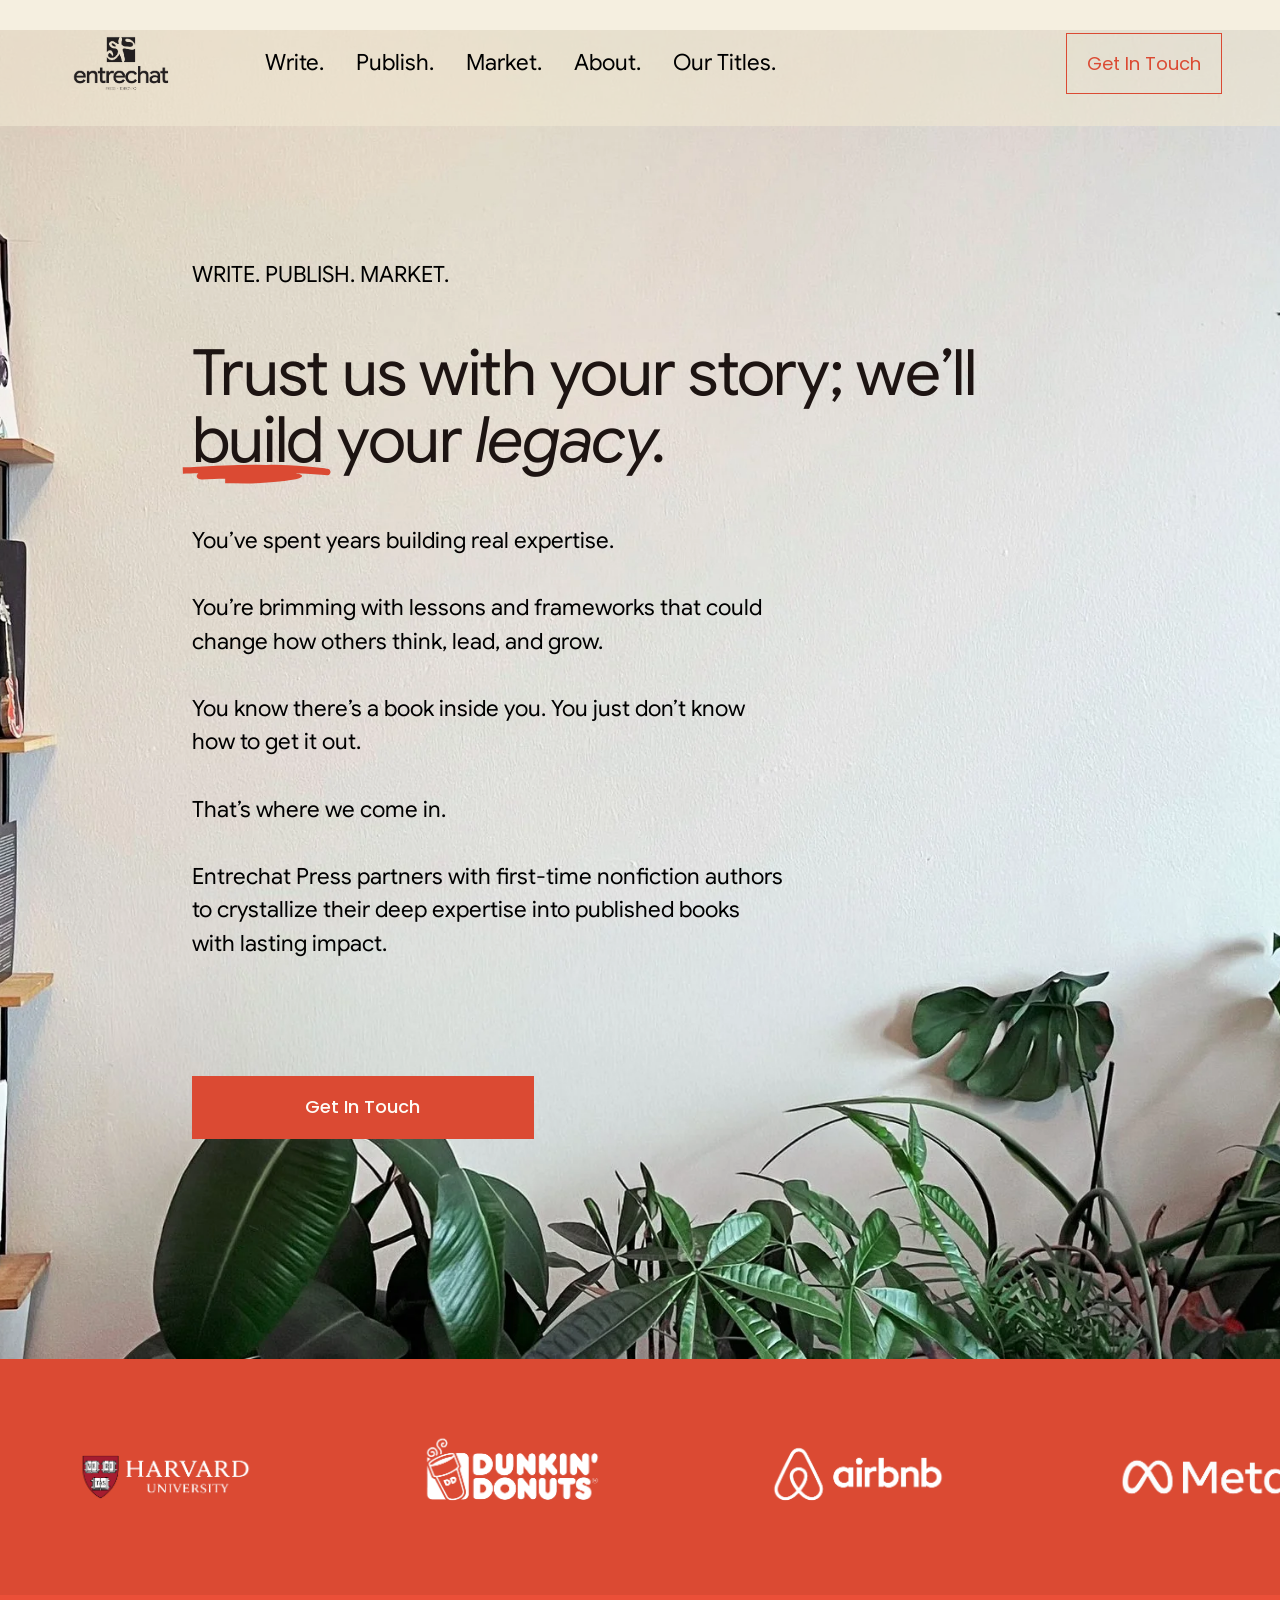
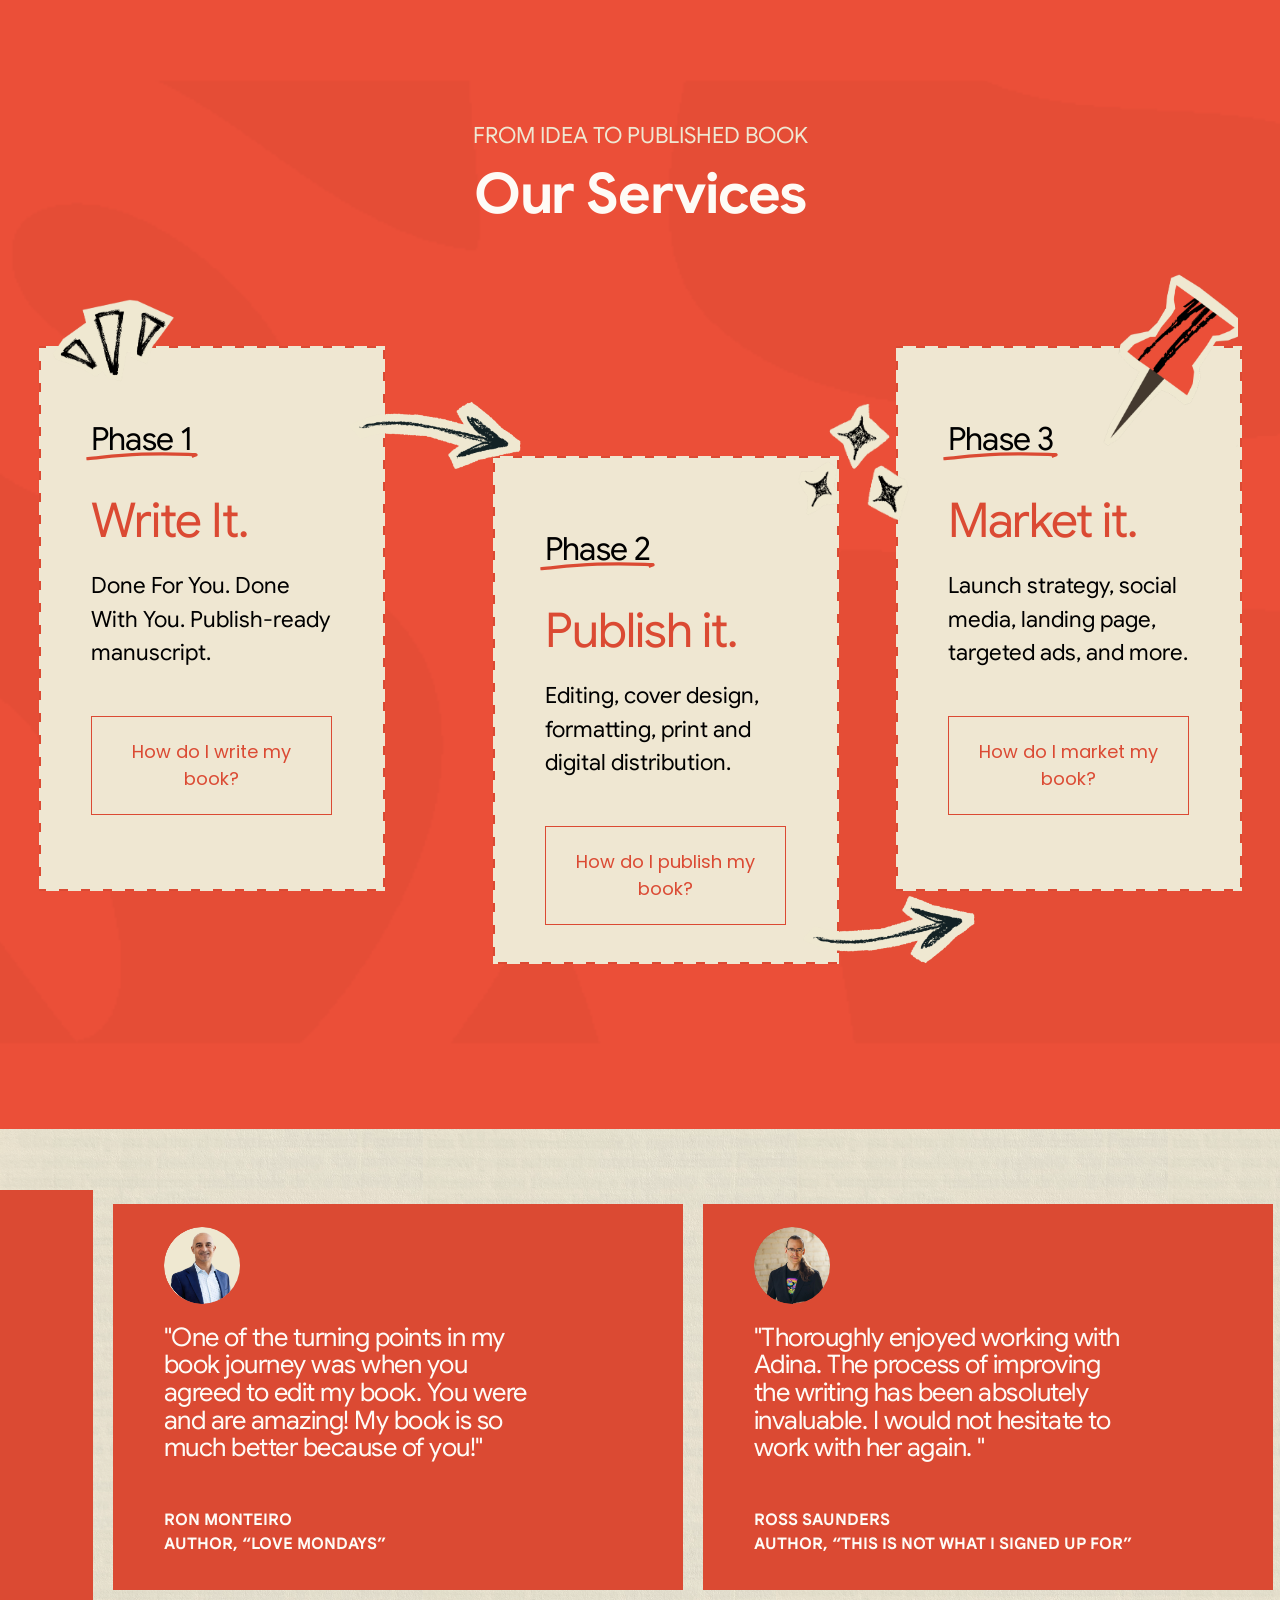
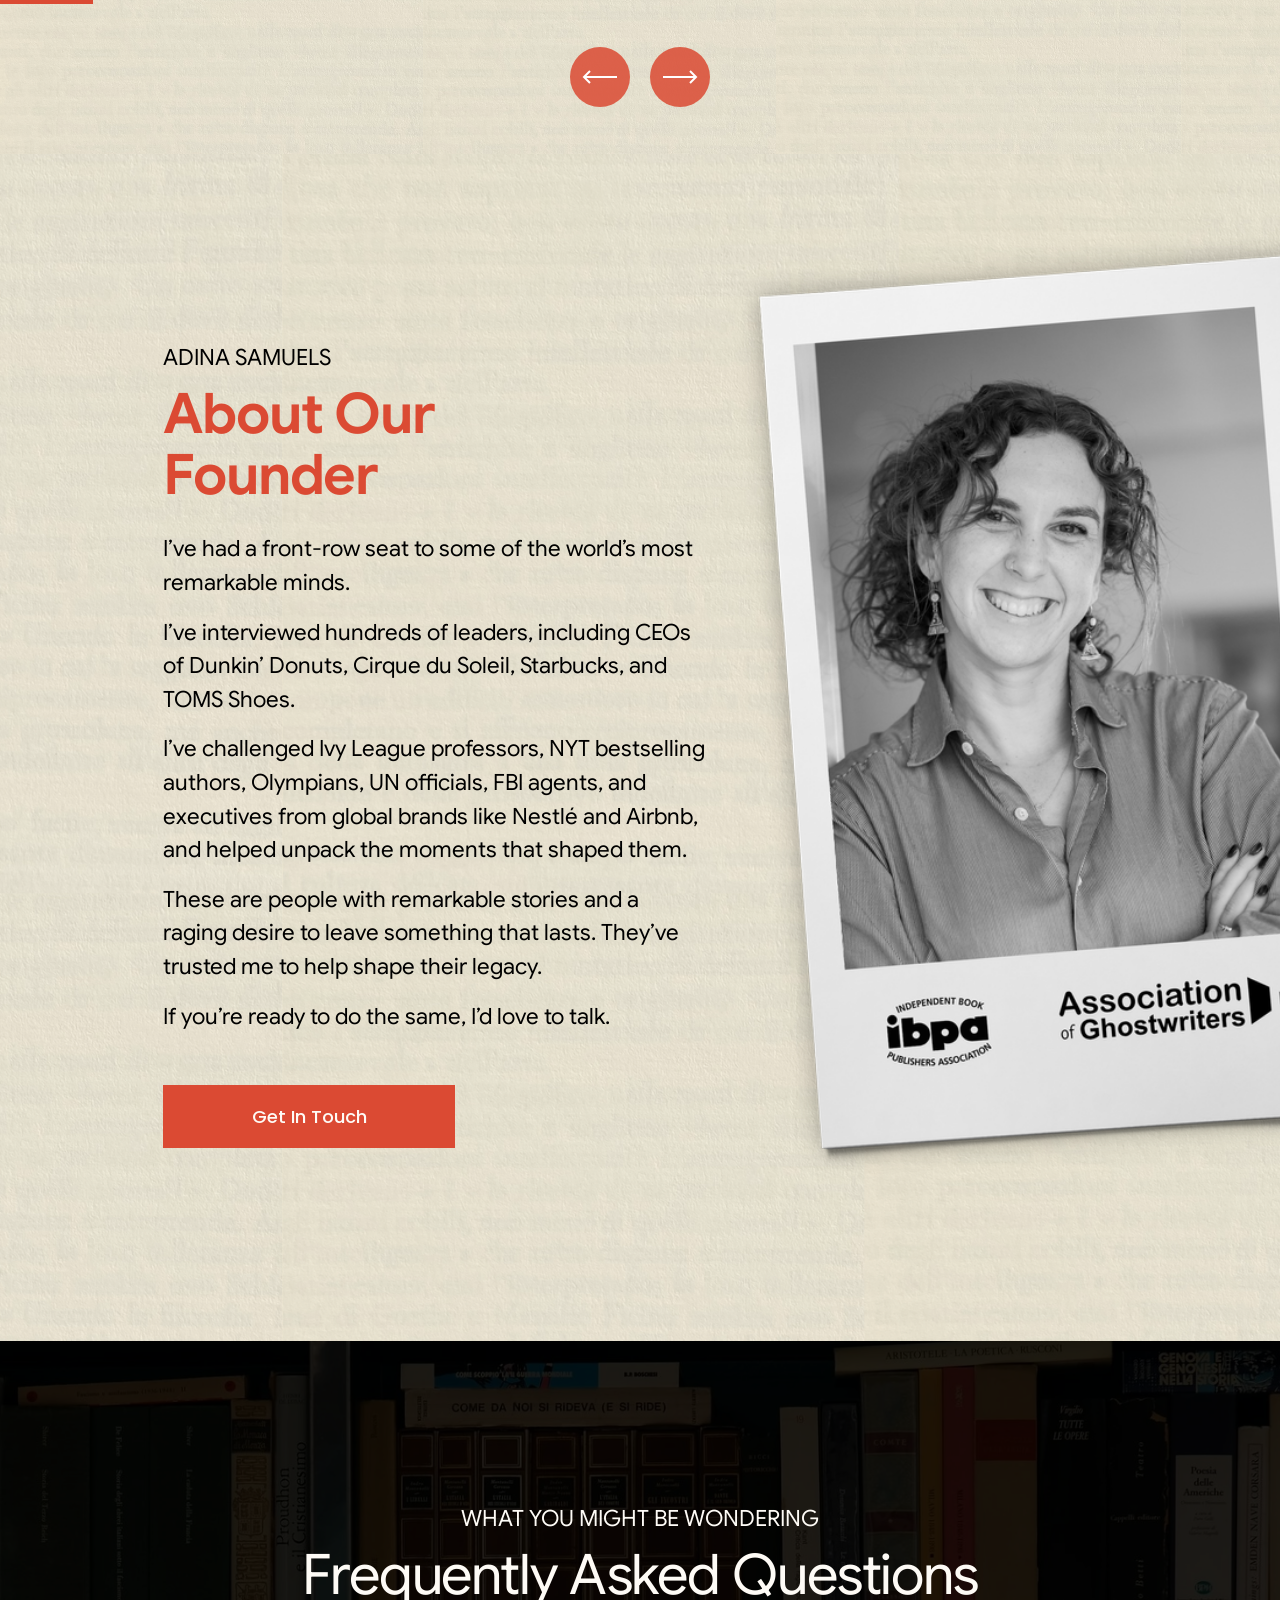
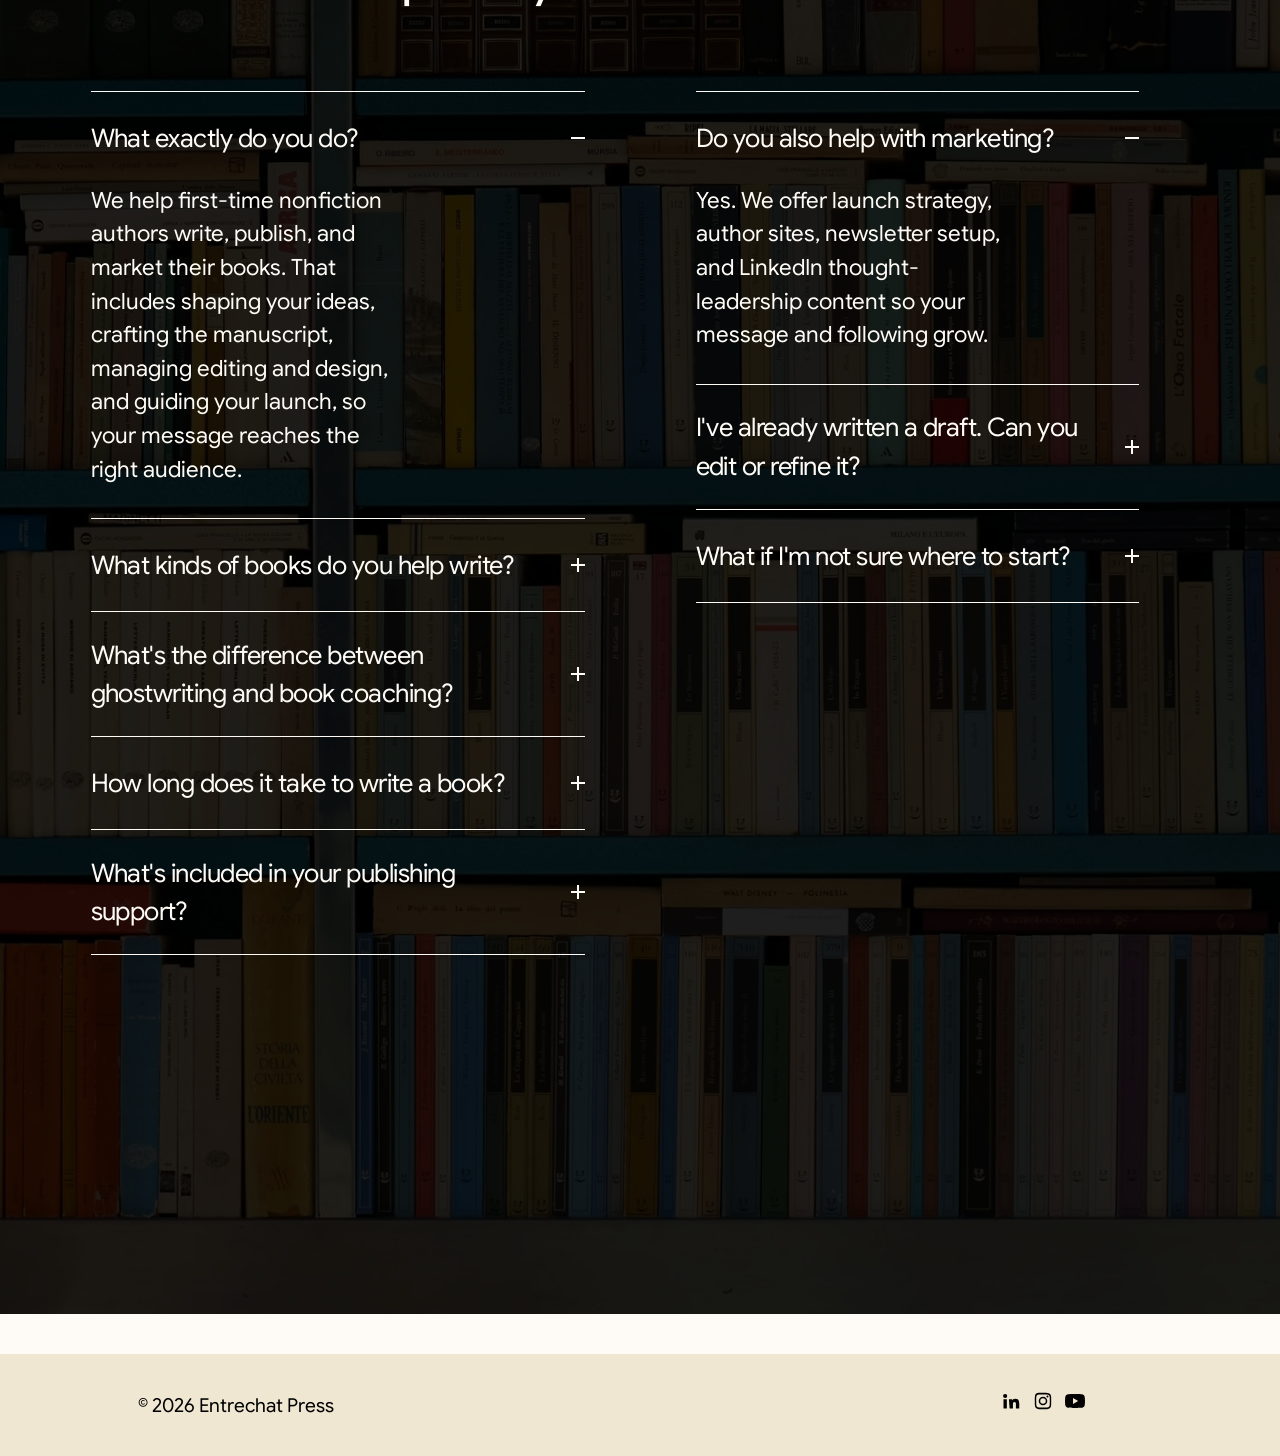
<file: index.html>
<!doctype html>
<html lang="en-CA">
<head>
<meta charset="utf-8">
<meta name="viewport" content="width=device-width, initial-scale=1">
<title>Entrechat Press | Start Your Book Journey Today</title>
<meta name="description" content="Partner with Entrechat Publishing to write, publish, and market your nonfiction book. We help first-time authors create lasting legacies through expert guidance.">
<link rel="canonical" href="https://www.entrechatpress.com">
<meta property="og:site_name" content="Entrechat Press">
<meta property="og:title" content="Entrechat Press | Start Your Book Journey Today">
<meta property="og:url" content="https://www.entrechatpress.com">
<meta property="og:type" content="website">
<meta property="og:description" content="Partner with Entrechat Publishing to write, publish, and market your nonfiction book. We help first-time authors create lasting legacies through expert guidance.">
<meta property="og:image" content="https://www.entrechatpress.com/images/logo.png">
<meta name="twitter:card" content="summary">
<link rel="icon" href="images/logo.png">
<link rel="stylesheet" href="css/style.css?v=19">
</head>
<body>
<a class="skip" href="#page">Skip to Content</a>

<header class="site-header">
  <div class="inner">
    <a class="logo" href="index.html"><img src="images/logo.png" alt="Entrechat Press"></a>
    <nav>
      <a href="write.html">Write.</a>
      <a href="publish.html">Publish.</a>
      <a href="market.html">Market.</a>
      <a href="about.html">About.</a>
      <a href="our-books.html">Our Titles.</a>
    </nav>
    <a class="header-btn" href="contact.html">Get In Touch</a>
    <button class="menu-toggle" aria-label="Open menu">&#9776;</button>
  </div>
</header>

<main id="page">

  <section class="hero">
    <p class="eyebrow">Write. Publish. Market.</p>
    <h1>Trust us with your story; we’ll <span class="hl big">build<svg viewBox="0 0 100 100" preserveAspectRatio="none" aria-hidden="true"><path d="M 0,88 c 7.5,-0.45 35,-3.3 50,-3 c 15,0.3 48.5,5 50,5 c 1.5,0 -26.5,-5.75 -40,-5 c -13.5,0.75 -48.5,8.8 -50,10 c -1.5,1.2 29.5,-2 40,-2 c 10.5,0 30,0.95 30,2 c 0,1.05 -22.5,4.25 -30,5 c -7.5,0.75 -17,0 -20,0"/></svg></span> your <em>legacy.</em></h1>
    <div class="copy">
      <p>You’ve spent years building real expertise.</p>
      <p>You’re brimming with lessons and frameworks that could change how others think, lead, and grow.</p>
      <p>You know there’s a book inside you. You just don’t know how to get it out.</p>
      <p>That’s where we come in.</p>
      <p>Entrechat Press partners with first-time nonfiction authors to crystallize their deep expertise into published books with lasting impact.</p>
    </div>
    <a class="btn btn-solid" href="contact.html">Get In Touch</a>
  </section>

  <section class="logo-strip" aria-label="Organizations">
    <div class="logo-track">
      <img src="images/logos/logo-01.png" alt="Harvard University logo with black background, depicting a shield with open books and the words &quot;Veritas&quot; on them, and the words &quot;Harvard University&quot; next to it.">
      <img src="images/logos/logo-02.png" alt="Dunkin' Donuts logo">
      <img src="images/logos/logo-03.png" alt="White logo of Airbnb">
      <img src="images/logos/logo-04.png" alt="White Meta logo">
      <img src="images/logos/logo-05.png" alt="Whitw IBM Logo">
      <img src="images/logos/logo-06.png" alt="White L'Oréal Logo">
      <img src="images/logos/logo-07.png" alt="TOMS logo">
      <img src="images/logos/logo-08.png" alt="Nestlé logo">
      <img src="images/logos/logo-09.png" alt="Starbucks logo">
      <img src="images/logos/logo-10.png" alt="Google Logo">
      <img src="images/logos/logo-11.png" alt="Untitled (LinkedIn Post)-5.png">
      <img src="images/logos/logo-01.png" alt="" aria-hidden="true">
      <img src="images/logos/logo-02.png" alt="" aria-hidden="true">
      <img src="images/logos/logo-03.png" alt="" aria-hidden="true">
      <img src="images/logos/logo-04.png" alt="" aria-hidden="true">
      <img src="images/logos/logo-05.png" alt="" aria-hidden="true">
      <img src="images/logos/logo-06.png" alt="" aria-hidden="true">
      <img src="images/logos/logo-07.png" alt="" aria-hidden="true">
      <img src="images/logos/logo-08.png" alt="" aria-hidden="true">
      <img src="images/logos/logo-09.png" alt="" aria-hidden="true">
      <img src="images/logos/logo-10.png" alt="" aria-hidden="true">
      <img src="images/logos/logo-11.png" alt="" aria-hidden="true">
    </div>
  </section>

  <section class="services">
    <div class="intro">
      <p>From idea to published book</p>
      <h2>Our Services</h2>
    </div>
    <div class="stage">
      <img class="sticker triangles" src="images/stickers/sticker-a.png" alt="Three playing cards, each with a stylized black triangle design, laid out against a black background.">
      <img class="sticker arrow1" src="images/stickers/sticker-c.png" alt="Hand-drawn white arrow pointing to the right on a black background.">
      <img class="sticker stars" src="images/stickers/sticker-b.png" alt="Three white star-shaped cookies with black spiderweb designs on top, arranged on a black background.">
      <img class="sticker pin" src="images/stickers/sticker-d.png" alt="A cartoon illustration of a red pushpin with a black skull and crossbones symbol on it.">
      <img class="sticker arrow2" src="images/stickers/sticker-e.png" alt="White chalk arrow pointing to the right on black background">

      <div class="phase-card c1">
        <h4><span class="hl">Phase 1<svg viewBox="0 0 100 100" preserveAspectRatio="none" aria-hidden="true"><path d="M 0,99 c 12.5,-2.75 25,-8.5 50,-11 c 25,-2.5 38,0 50,1 c 2.4,0.2 -1.9,2.85 -2,3"/></svg></span></h4>
        <h3>Write It.</h3>
        <p>Done For You. Done With You. Publish-ready manuscript.</p>
        <a class="btn btn-outline" href="write.html">How do I write my book?</a>
      </div>
      <div class="phase-card c2">
        <h4><span class="hl">Phase 2<svg viewBox="0 0 100 100" preserveAspectRatio="none" aria-hidden="true"><path d="M 0,99 c 12.5,-2.75 25,-8.5 50,-11 c 25,-2.5 38,0 50,1 c 2.4,0.2 -1.9,2.85 -2,3"/></svg></span></h4>
        <h3>Publish it.</h3>
        <p>Editing, cover design, formatting, print and digital distribution.</p>
        <a class="btn btn-outline" href="publish.html">How do I publish my book?</a>
      </div>
      <div class="phase-card c3">
        <h4><span class="hl">Phase 3<svg viewBox="0 0 100 100" preserveAspectRatio="none" aria-hidden="true"><path d="M 0,99 c 12.5,-2.75 25,-8.5 50,-11 c 25,-2.5 38,0 50,1 c 2.4,0.2 -1.9,2.85 -2,3"/></svg></span></h4>
        <h3>Market it.</h3>
        <p>Launch strategy, social media, landing page, targeted ads, and more.</p>
        <a class="btn btn-outline" href="market.html">How do I market my book?</a>
      </div>
    </div>
  </section>

  <div class="paper-wrap">
    <section class="paper testimonials" aria-label="Testimonials">
      <div class="t-viewport">
        <div class="t-track">
          <figure class="t-card"><img src="images/testimonials/t11.png" alt=""><blockquote>"I figured out the hard way that going it alone didn’t work. Having an editor and coach like Adina helps set goals and keep you accountable. It certainly helped me."</blockquote><p class="who"><span>Bruce Dorris</span><span>Author</span></p></figure>
          <figure class="t-card"><img src="images/testimonials/t01.png" alt=""><blockquote>"One of the turning points in my book journey was when you agreed to edit my book. You were and are amazing! My book is so much better because of you!"</blockquote><p class="who"><span>Ron Monteiro</span><span>Author, “Love Mondays”</span></p></figure>
          <figure class="t-card"><img src="images/testimonials/t02.png" alt=""><blockquote>"Thoroughly enjoyed working with Adina. The process of improving the writing has been absolutely invaluable. I would not hesitate to work with her again. "</blockquote><p class="who"><span>Ross Saunders</span><span>Author, “This Is Not What I Signed Up For”</span></p></figure>
          <figure class="t-card"><img src="images/testimonials/t03.png" alt=""><blockquote>"Adina sets herself apart with her warm, irreverent, encouraging but disarmingly honest voice that dispenses with all pretence. "</blockquote><p class="who"><span>Orlando Da Silva</span><span>Author, “Thank God I Failed”</span></p></figure>
          <figure class="t-card"><img src="images/testimonials/t04.png" alt=""><blockquote>“Adina brought fresh insight to one of my books, completely transforming it. I’ve since hired her for multiple projects. She’s sharp, reliable, and always delivers.”</blockquote><p class="who"><span>Allen Azoulay</span><span>Author, “Sephardic Legacy Series”</span></p></figure>
          <figure class="t-card"><img src="images/testimonials/t05.png" alt=""><blockquote>“Adina’s genuine curiosity, exceptional research skills, and extraordinary ability to build strong rapport creates lively and engaging discussions that are the hallmark of her work.”</blockquote><p class="who"><span>Jared Lindzon</span><span>Author, “The Four Day Work Week”</span></p></figure>
          <figure class="t-card"><img src="images/testimonials/t06.png" alt=""><blockquote>"Adina immediately saw the vision for what I wanted to do with my book. She’s kind, professional, and so good at what she does. She’s my go-to, and I can’t wait to work with her again."</blockquote><p class="who"><span>Nadine Minott</span><span>Author, “Hubie: The Canadian Dream”</span></p></figure>
          <figure class="t-card"><img src="images/testimonials/t07.png" alt=""><blockquote>“Working with Adina was the greatest gift I could have given myself and my book. Adina helped me find my voice, and the courage to tell my story.”</blockquote><p class="who"><span>Natalie Shay</span><span>Author, “Food Is Not The Enemy”</span></p></figure>
          <figure class="t-card"><img src="images/testimonials/t08.png" alt=""><blockquote>"Adina brings clarity to messy ideas, creates momentum, and builds systems that truly moves a project forward."</blockquote><p class="who"><span>Raelynn Douglas</span><span>Author, “The Billion Dollar Blind Spot”</span></p></figure>
          <figure class="t-card"><img src="images/testimonials/t09.png" alt=""><blockquote>"Adina sees enough light to keep me moving, even when I don't see it myself. As a professional, she is great! As a person, even better!"</blockquote><p class="who"><span>Fred Volk</span><span>Author, “Before You Give Up”</span></p></figure>
          <figure class="t-card"><img src="images/testimonials/t10.png" alt=""><blockquote>"Adina is the book coach every aspiring author dreams of finding. She's like that perfect pillow - the one that cradles you just right and unlocks the deep rest you need to become the best version of yourself."</blockquote><p class="who"><span>Tamara Rebick</span><span>Author, “Respectful Disruption”</span></p></figure>
        </div>
      </div>
      <div class="t-nav">
        <button class="t-prev" aria-label="Previous"><svg width="36" height="14" viewBox="0 0 36 14" fill="none" stroke="#fff" stroke-width="2"><path d="M35 7H2M8 1L2 7l6 6"/></svg></button>
        <button class="t-next" aria-label="Next"><svg width="36" height="14" viewBox="0 0 36 14" fill="none" stroke="#fff" stroke-width="2"><path d="M1 7h33M28 1l6 6-6 6"/></svg></button>
      </div>
    </section>

    <section class="paper founder">
      <img class="art" src="images/founder-notebook.png" alt="Black and white portrait of a woman with curly hair, smiling, wearing earrings and a button-up shirt, on a page of a notebook with the logos of ibpa and Association of Ghostwriters.">
      <div class="text">
        <p class="eyebrow">Adina Samuels</p>
        <h2>About Our Founder</h2>
        <div class="body">
          <p>I’ve had a front-row seat to some of the world’s most remarkable minds.</p>
          <p>I’ve interviewed hundreds of leaders, including CEOs of Dunkin’ Donuts, Cirque du Soleil, Starbucks, and TOMS Shoes.</p>
          <p>I’ve challenged Ivy League professors, NYT bestselling authors, Olympians, UN officials, FBI agents, and executives from global brands like Nestlé and Airbnb, and helped unpack the moments that shaped them.</p>
          <p>These are people with remarkable stories and a raging desire to leave something that lasts. They’ve trusted me to help shape their legacy.</p>
          <p>If you’re ready to do the same, I’d love to talk.</p>
        </div>
        <a class="btn btn-solid" href="contact.html">Get In Touch</a>
      </div>
    </section>
  </div>

  <section class="faq">
    <div class="intro">
      <p>What you might be wondering</p>
      <h2>Frequently Asked Questions</h2>
    </div>
    <div class="cols">
      <div class="acc">
        <div class="acc-item open"><button aria-expanded="true">What exactly do you do?<span class="icon"></span></button><div class="answer"><p>We help first-time nonfiction authors write, publish, and market their books. That includes shaping your ideas, crafting the manuscript, managing editing and design, and guiding your launch, so your message reaches the right audience.</p></div></div>
        <div class="acc-item"><button aria-expanded="false">What kinds of books do you help write?<span class="icon"></span></button><div class="answer"><p>We specialize in nonfiction, particularly business, memoir, and thought-leadership books. Many of our clients are first-time authors who want to share their expertise or life story in a way that feels both strategic and personal.</p></div></div>
        <div class="acc-item"><button aria-expanded="false">What's the difference between ghostwriting and book coaching?<span class="icon"></span></button><div class="answer"><p>Ghostwriting means we handle the writing for you, based on in-depth interviews and research. Book coaching means we co-create by guiding you through the writing process, and providing structure, accountability, and editorial feedback while you write.</p></div></div>
        <div class="acc-item"><button aria-expanded="false">How long does it take to write a book?<span class="icon"></span></button><div class="answer"><p>Every project is different, but most ghostwriting and book coaching engagements take 6 months from interviews to completed manuscript. Tack on another month for publishing, and another for marketing.</p></div></div>
        <div class="acc-item"><button aria-expanded="false">What's included in your publishing support?<span class="icon"></span></button><div class="answer"><p>Adina Samuels Inc. owns Entrechat Press, an independent publisher designed for nonfiction authors who want creative control with professional support.<br><br>We manage every stage from editing, design, formatting, ISBNs, metadata, and distribution through Amazon, Ingram, and select print partners.<br><br>Authors retain all ownership of their work.</p></div></div>
      </div>
      <div class="acc">
        <div class="acc-item open"><button aria-expanded="true">Do you also help with marketing?<span class="icon"></span></button><div class="answer"><p>Yes. We offer launch strategy, author sites, newsletter setup, and LinkedIn thought-leadership content so your message and following grow.</p></div></div>
        <div class="acc-item"><button aria-expanded="false">I've already written a draft. Can you edit or refine it?<span class="icon"></span></button><div class="answer"><p>Absolutely. We offer developmental, line, and copy editing for existing manuscripts.</p></div></div>
        <div class="acc-item"><button aria-expanded="false">What if I'm not sure where to start?<span class="icon"></span></button><div class="answer"><p>Sign up for this Quickstart Course on beginning your book. Once complete, you'll be ready to talk to us.</p></div></div>
      </div>
    </div>
  </section>

</main>

<div class="spacer"></div>
<footer class="site-footer">
  <p>© 2026 Entrechat Press</p>
  <nav class="social" aria-label="Social">
    <a href="https://www.linkedin.com/in/adinasamuels/" target="_blank" rel="noopener" aria-label="LinkedIn"><svg viewBox="0 0 24 24"><path d="M4.98 3.5a2.5 2.5 0 1 1 0 5 2.5 2.5 0 0 1 0-5zM3 9.75h4v11.25H3zM9.5 9.75h3.8v1.6h.05c.53-1 1.83-2.05 3.77-2.05 4.03 0 4.78 2.65 4.78 6.1V21h-4v-5c0-1.2-.02-2.73-1.66-2.73-1.67 0-1.92 1.3-1.92 2.64V21h-4z"/></svg></a>
    <a href="https://www.instagram.com/adinasamuels/?hl=en" target="_blank" rel="noopener" aria-label="Instagram"><svg viewBox="0 0 24 24"><path d="M12 2.2c3.2 0 3.58 0 4.85.07 3.25.15 4.77 1.69 4.92 4.92.06 1.27.07 1.65.07 4.85s0 3.58-.07 4.85c-.15 3.23-1.66 4.77-4.92 4.92-1.27.06-1.65.07-4.85.07s-3.58 0-4.85-.07c-3.26-.15-4.77-1.7-4.92-4.92C2.17 15.58 2.16 15.2 2.16 12s0-3.58.07-4.85C2.38 3.92 3.9 2.38 7.15 2.23 8.42 2.17 8.8 2.16 12 2.16zm0 2c-3.15 0-3.5 0-4.74.07-2.2.1-3.22 1.14-3.32 3.32C3.88 8.83 3.87 9.2 3.87 12s0 3.17.07 4.41c.1 2.17 1.12 3.22 3.32 3.32 1.24.06 1.6.07 4.74.07s3.5 0 4.74-.07c2.2-.1 3.22-1.15 3.32-3.32.06-1.24.07-1.6.07-4.41s0-3.17-.07-4.41c-.1-2.18-1.13-3.22-3.32-3.32C15.5 4.2 15.15 4.2 12 4.2zm0 2.67a5.13 5.13 0 1 1 0 10.26 5.13 5.13 0 0 1 0-10.26zm0 1.8a3.33 3.33 0 1 0 0 6.66 3.33 3.33 0 0 0 0-6.66zm5.34-3.2a1.2 1.2 0 1 1 0 2.4 1.2 1.2 0 0 1 0-2.4z"/></svg></a>
    <a href="https://www.youtube.com/@adinasamuels" target="_blank" rel="noopener" aria-label="YouTube"><svg viewBox="0 0 24 24"><path d="M23.5 6.2a3 3 0 0 0-2.1-2.1C19.5 3.6 12 3.6 12 3.6s-7.5 0-9.4.5A3 3 0 0 0 .5 6.2 31.5 31.5 0 0 0 0 12a31.5 31.5 0 0 0 .5 5.8 3 3 0 0 0 2.1 2.1c1.9.5 9.4.5 9.4.5s7.5 0 9.4-.5a3 3 0 0 0 2.1-2.1A31.5 31.5 0 0 0 24 12a31.5 31.5 0 0 0-.5-5.8zM9.6 15.6V8.4l6.3 3.6z"/></svg></a>
  </nav>
</footer>

<script src="js/site.js"></script>
</body>
</html>
</file>
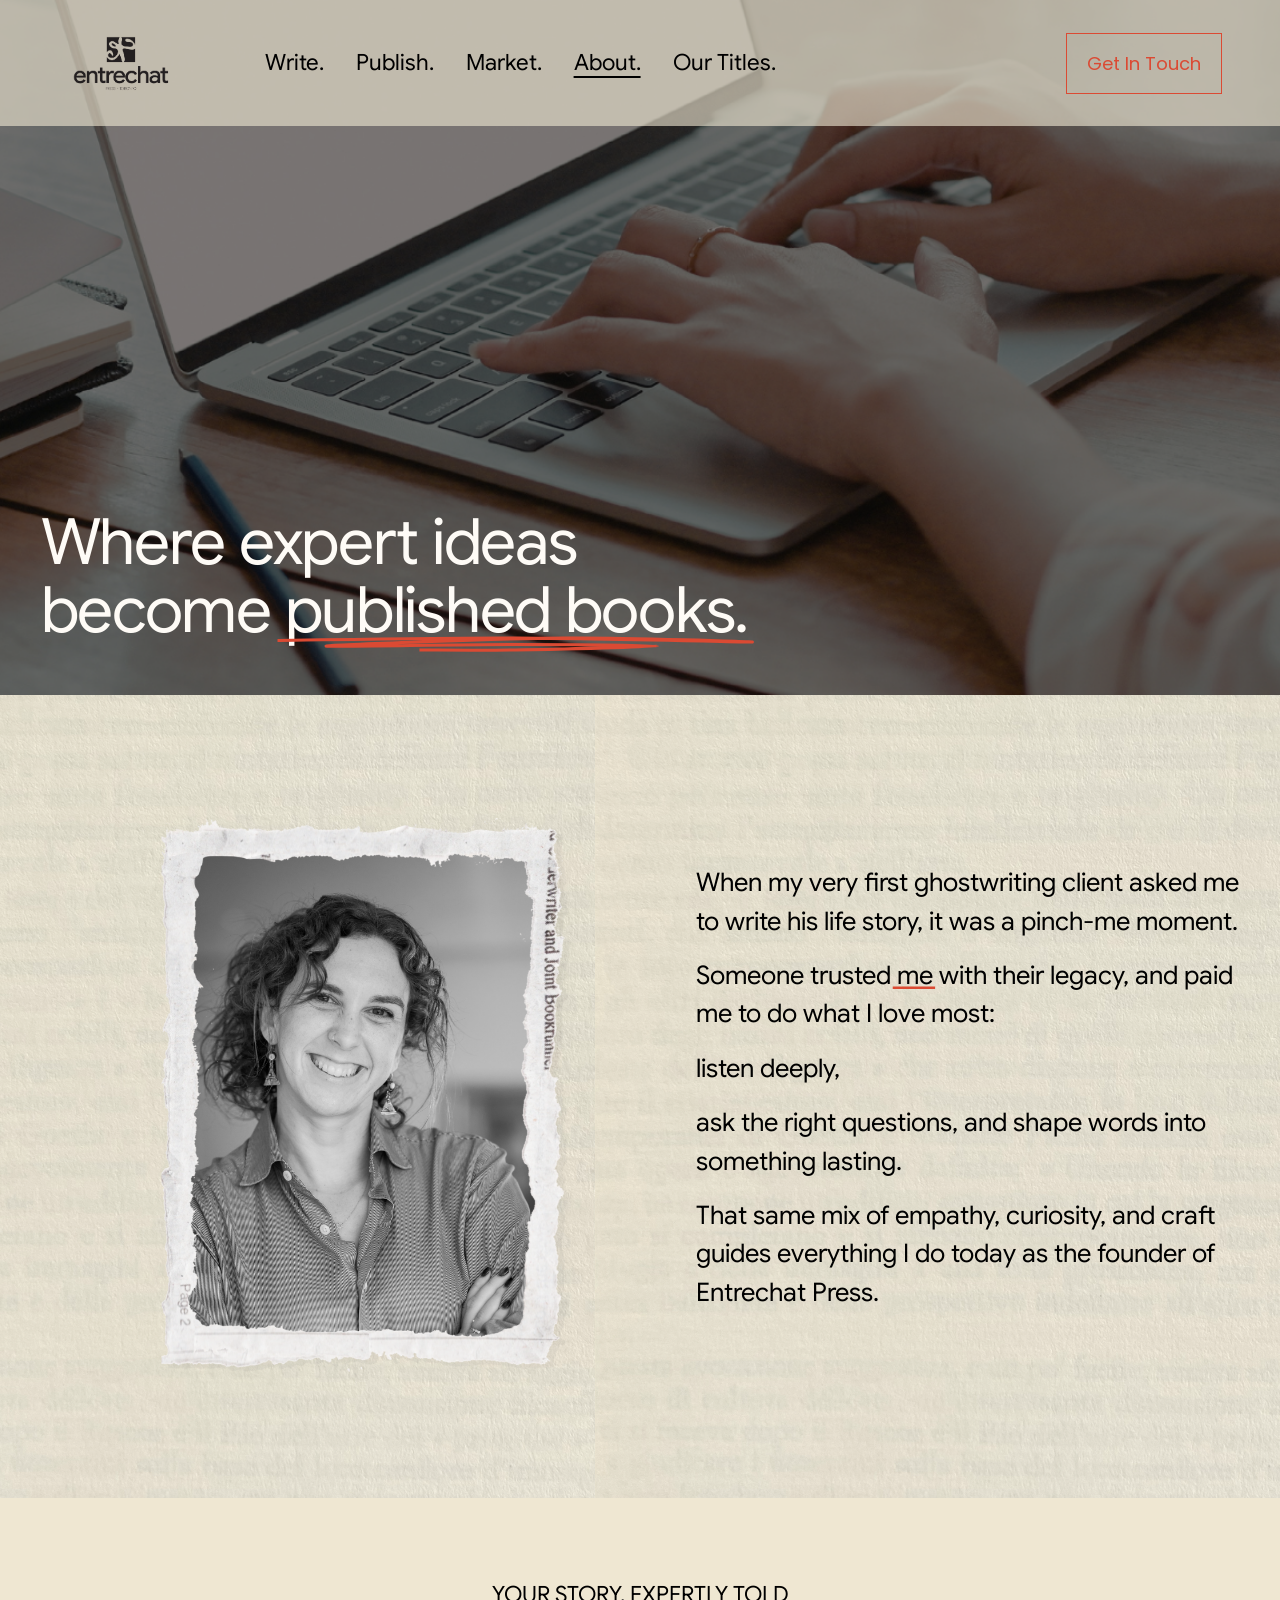
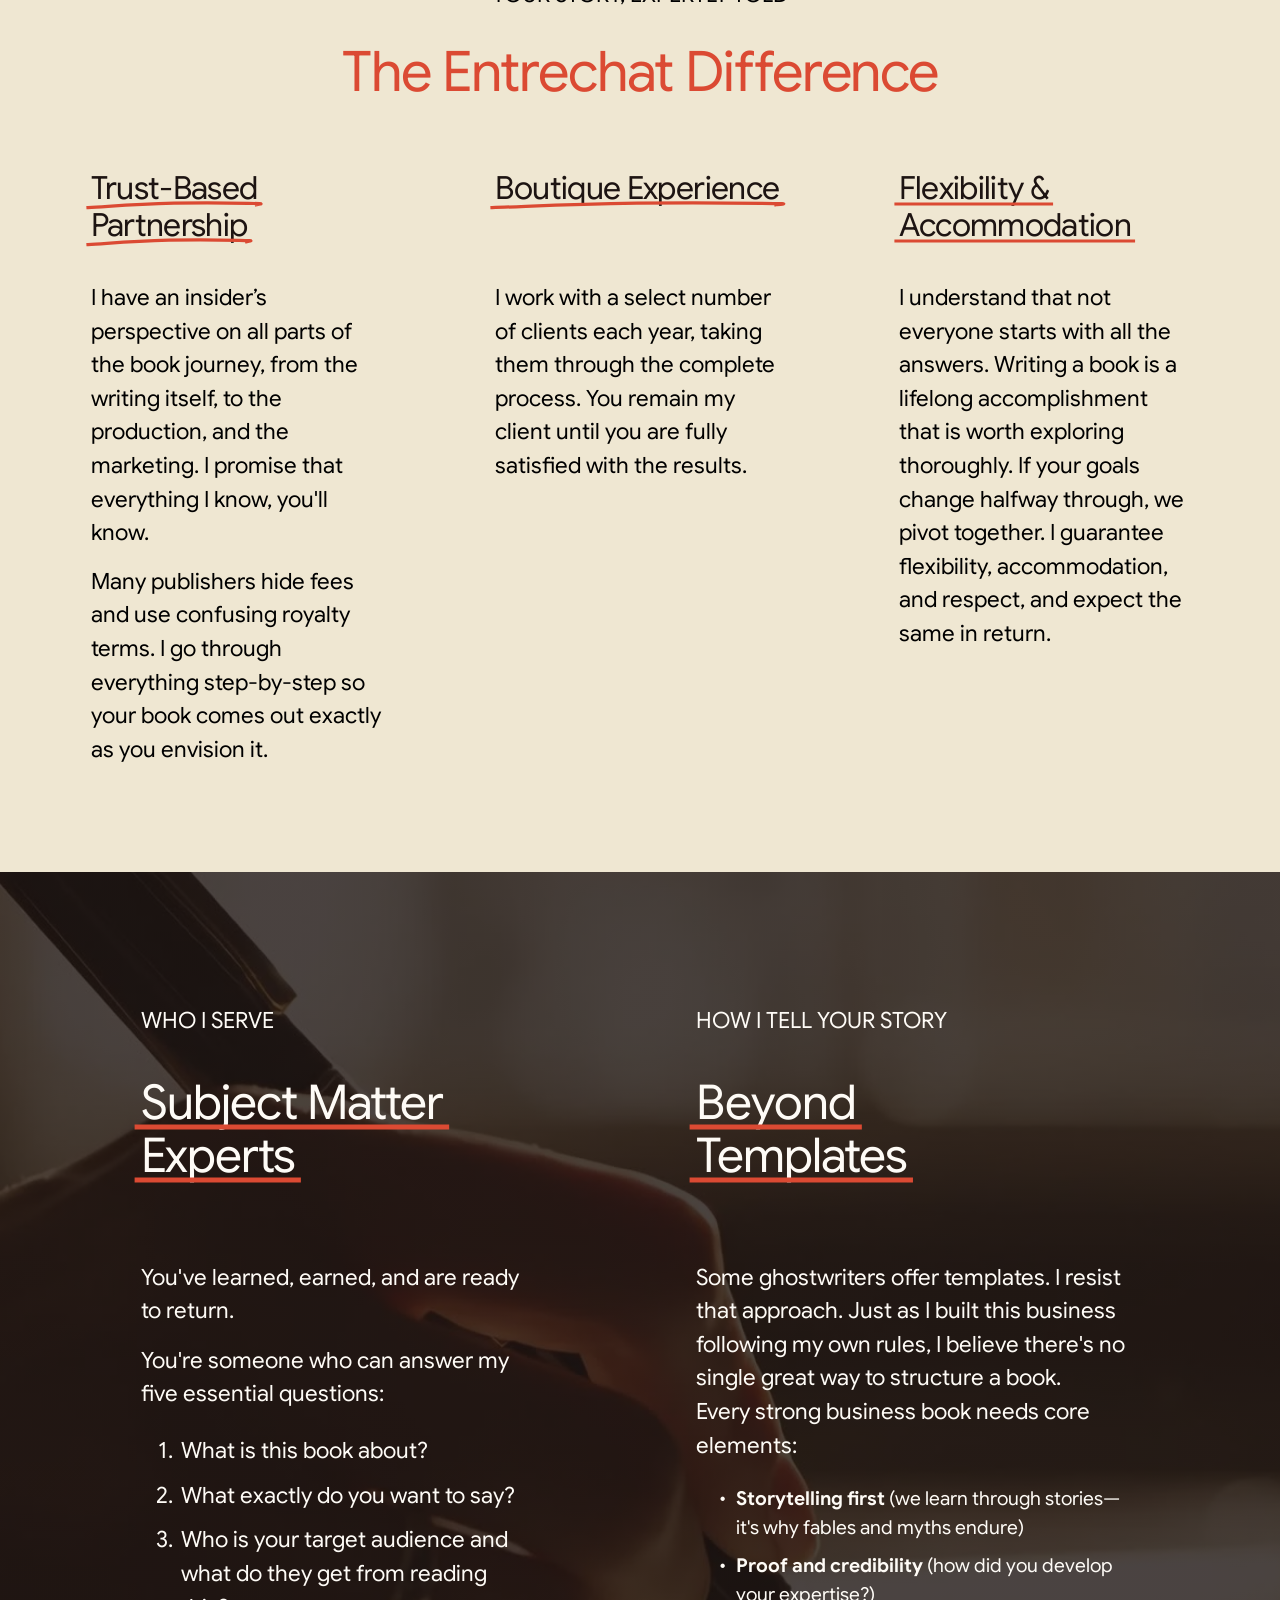
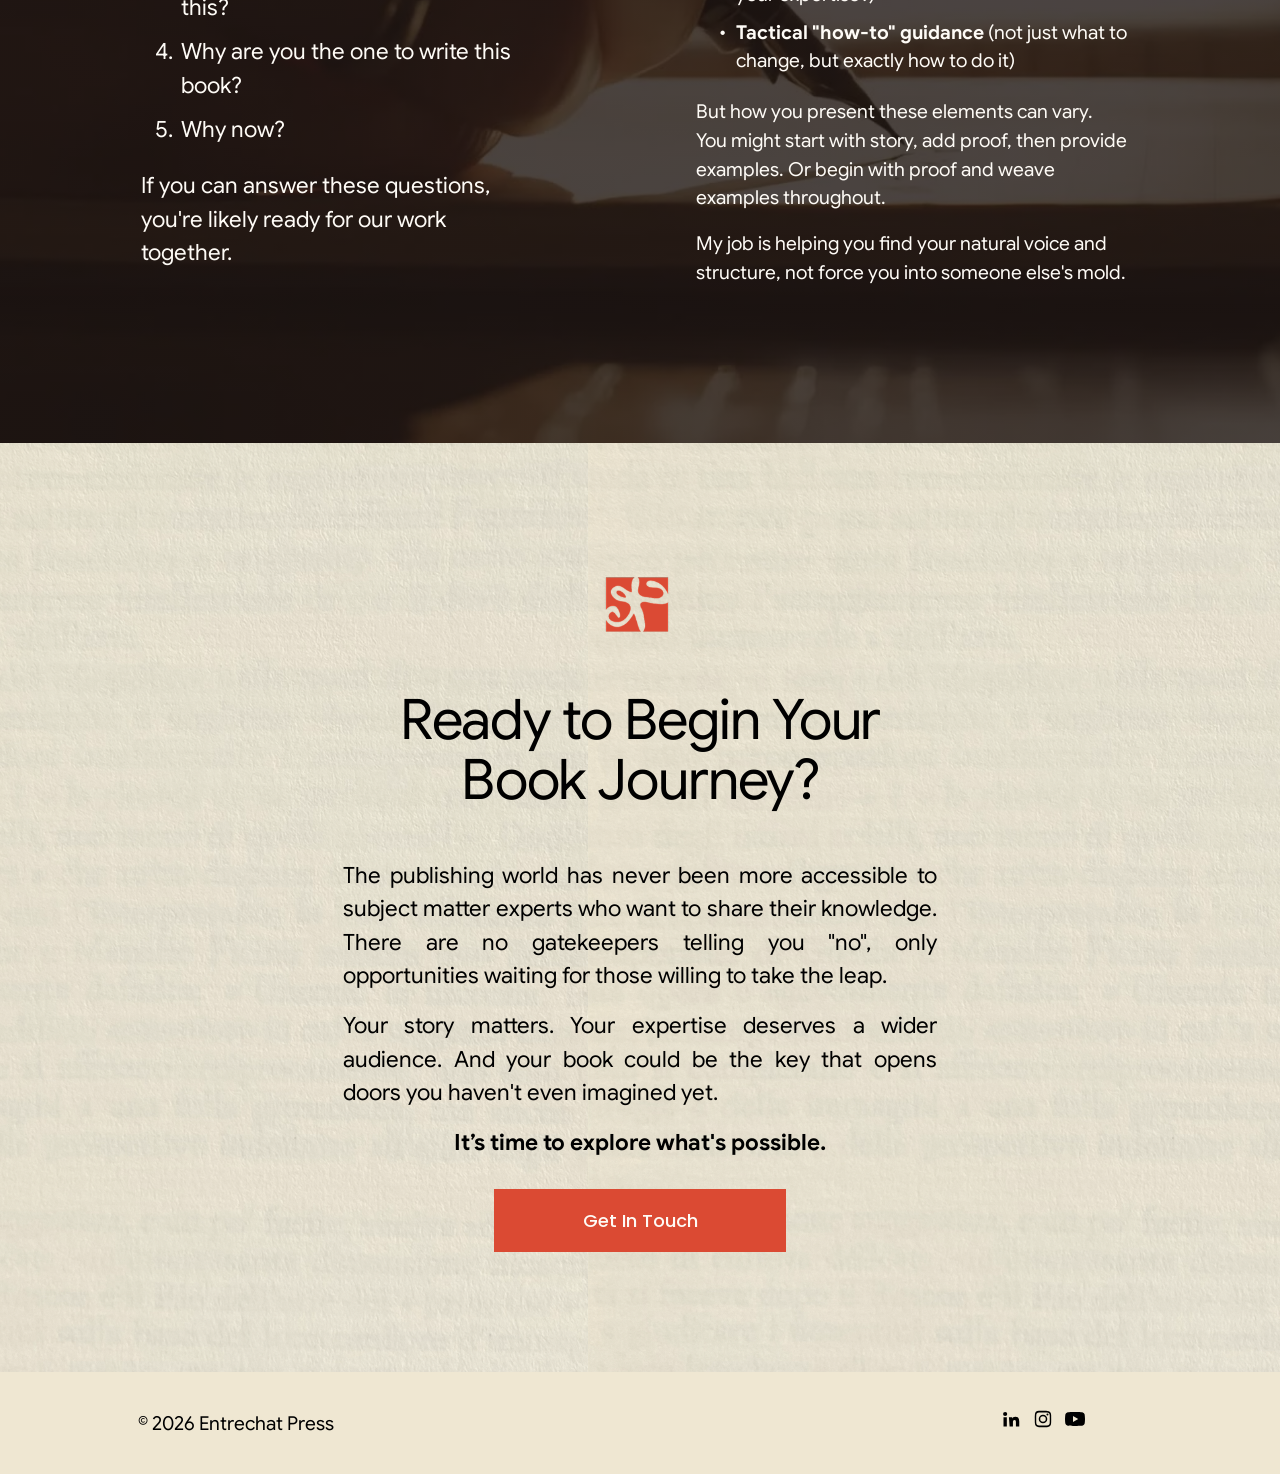
<file: about.html>
<!doctype html>
<html lang="en-CA">
<head>
<meta charset="utf-8">
<meta name="viewport" content="width=device-width, initial-scale=1">
<title>About Us | Start Your Publishing Journey Today — Entrechat Press</title>
<link rel="icon" href="images/logo.png">
<link rel="stylesheet" href="css/style.css?v=19">
</head>
<body>
<a class="skip" href="#page">Skip to Content</a>

<header class="site-header">
  <div class="inner">
    <a class="logo" href="index.html"><img src="images/logo.png" alt="Entrechat Press"></a>
    <nav>
      <a href="write.html">Write.</a>
      <a href="publish.html">Publish.</a>
      <a href="market.html">Market.</a>
      <a href="about.html" class="active">About.</a>
      <a href="our-books.html">Our Titles.</a>
    </nav>
    <a class="header-btn" href="contact.html">Get In Touch</a>
    <button class="menu-toggle" aria-label="Open menu">&#9776;</button>
  </div>
</header>

<main id="page">

  <section class="page-hero about-hero" style="background-image:url('images/about-hero.png')">
    <h1>Where expert ideas <br>become <span class="hl">published books.<svg viewBox="0 0 100 100" preserveAspectRatio="none" aria-hidden="true"><path d="M 0,88 c 7.5,-0.45 35,-3.3 50,-3 c 15,0.3 48.5,5 50,5 c 1.5,0 -26.5,-5.75 -40,-5 c -13.5,0.75 -48.5,8.8 -50,10 c -1.5,1.2 29.5,-2 40,-2 c 10.5,0 30,0.95 30,2 c 0,1.05 -22.5,4.25 -30,5 c -7.5,0.75 -17,0 -20,0"/></svg></span></h1>
  </section>

  <section class="paper about-bio">
    <div class="stage">
      <img class="abs portrait" src="images/adina-portrait.png" alt="A woman with curly hair smiling, wearing a button-up shirt and earrings, in a black and white photo.">
      <div class="abs bio">
        <p>When my very first ghostwriting client asked me to write his life story, it was a pinch-me moment.</p>
        <p>Someone trusted <span class="hl">me<svg viewBox="0 0 100 100" preserveAspectRatio="none" aria-hidden="true"><path d="M 0,90 L 100,90"/></svg></span> with their legacy, and paid me to do what I love most:</p>
        <p>listen deeply,</p>
        <p>ask the right questions, and shape words into something lasting.</p>
        <p>That same mix of empathy, curiosity, and craft guides everything I do today as the founder of Entrechat Press.</p>
      </div>
    </div>
  </section>

  <section class="about-diff">
    <p class="eyebrow-c">Your story, expertly told</p>
    <h2>The Entrechat Difference</h2>
    <div class="diff-cols">
      <div>
        <h4><span class="hl">Trust-Based<svg viewBox="0 0 100 100" preserveAspectRatio="none" aria-hidden="true"><path d="M 0,99 c 12.5,-2.75 25,-8.5 50,-11 c 25,-2.5 38,0 50,1 c 2.4,0.2 -1.9,2.85 -2,3"/></svg></span> <span class="hl">Partnership<svg viewBox="0 0 100 100" preserveAspectRatio="none" aria-hidden="true"><path d="M 0,99 c 12.5,-2.75 25,-8.5 50,-11 c 25,-2.5 38,0 50,1 c 2.4,0.2 -1.9,2.85 -2,3"/></svg></span></h4>
        <p>I have an insider’s perspective on all parts of the book journey, from the writing itself, to the production, and the marketing. I promise that everything I know, you'll know.</p>
        <p>Many publishers hide fees and use confusing royalty terms. I go through everything step-by-step so your book comes out exactly as you envision it.</p>
      </div>
      <div>
        <h4><span class="hl">Boutique Experience<svg viewBox="0 0 100 100" preserveAspectRatio="none" aria-hidden="true"><path d="M 0,99 c 12.5,-2.75 25,-8.5 50,-11 c 25,-2.5 38,0 50,1 c 2.4,0.2 -1.9,2.85 -2,3"/></svg></span></h4>
        <p>I work with a select number of clients each year, taking them through the complete process. You remain my client until you are fully satisfied with the results.</p>
      </div>
      <div>
        <h4><span class="hl">Flexibility &amp;<svg viewBox="0 0 100 100" preserveAspectRatio="none" aria-hidden="true"><path d="M 0,90 L 100,90"/></svg></span> <span class="hl">Accommodation<svg viewBox="0 0 100 100" preserveAspectRatio="none" aria-hidden="true"><path d="M 0,90 L 100,90"/></svg></span></h4>
        <p>I understand that not everyone starts with all the answers. Writing a book is a lifelong accomplishment that is worth exploring thoroughly. If your goals change halfway through, we pivot together. I guarantee flexibility, accommodation, and respect, and expect the same in return.</p>
      </div>
    </div>
  </section>

  <section class="about-serve">
    <div class="stage">
      <div class="abs col left">
        <p class="eyebrow">Who I serve</p>
        <h3><span class="hl">Subject Matter<svg viewBox="0 0 100 100" preserveAspectRatio="none" aria-hidden="true"><path d="M 0,90 L 100,90"/></svg></span> <span class="hl">Experts<svg viewBox="0 0 100 100" preserveAspectRatio="none" aria-hidden="true"><path d="M 0,90 L 100,90"/></svg></span></h3>
        <div class="body">
          <p>You've learned, earned, and are ready to return.</p>
          <p>You're someone who can answer my five essential questions:</p>
          <ol>
            <li>What is this book about?</li>
            <li>What exactly do you want to say?</li>
            <li>Who is your target audience and what do they get from reading this?</li>
            <li>Why are you the one to write this book?</li>
            <li>Why now?</li>
          </ol>
          <p>If you can answer these questions, you're likely ready for our work together.</p>
        </div>
      </div>
      <div class="abs col right">
        <p class="eyebrow">How I tell your story</p>
        <h3><span class="hl">Beyond<svg viewBox="0 0 100 100" preserveAspectRatio="none" aria-hidden="true"><path d="M 0,90 L 100,90"/></svg></span> <span class="hl">Templates<svg viewBox="0 0 100 100" preserveAspectRatio="none" aria-hidden="true"><path d="M 0,90 L 100,90"/></svg></span></h3>
        <div class="body">
          <p>Some ghostwriters offer templates. I resist that approach. Just as I built this business following my own rules, I believe there's no single great way to structure a book.<br>Every strong business book needs core elements:</p>
          <ul class="small">
            <li><strong>Storytelling first</strong> (we learn through stories—it's why fables and myths endure)</li>
            <li><strong>Proof and credibility</strong> (how did you develop your expertise?)</li>
            <li><strong>Tactical "how-to" guidance</strong> (not just what to change, but exactly how to do it)</li>
          </ul>
          <p class="small">But how you present these elements can vary.<br>You might start with story, add proof, then provide examples. Or begin with proof and weave examples throughout.</p>
          <p class="small">My job is helping you find your natural voice and structure, not force you into someone else's mold.</p>
        </div>
      </div>
    </div>
  </section>

  <section class="paper about-begin">
    <img class="mark" src="images/logo-red-square.png" alt="A logo with black letters 'S' and 'S' on a red square background.">
    <h2>Ready to Begin Your Book Journey?</h2>
    <div class="text">
      <p>The publishing world has never been more accessible to subject matter experts who want to share their knowledge. There are no gatekeepers telling you "no", only opportunities waiting for those willing to take the leap.</p>
      <p>Your story matters. Your expertise deserves a wider audience. And your book could be the key that opens doors you haven't even imagined yet.</p>
      <p><strong>It’s time to explore what's possible.</strong></p>
    </div>
    <a class="btn btn-solid" href="contact.html">Get In Touch</a>
  </section>

</main>

<footer class="site-footer">
  <p>© 2026 Entrechat Press</p>
  <nav class="social" aria-label="Social">
    <a href="https://www.linkedin.com/in/adinasamuels/" target="_blank" rel="noopener" aria-label="LinkedIn"><svg viewBox="0 0 24 24"><path d="M4.98 3.5a2.5 2.5 0 1 1 0 5 2.5 2.5 0 0 1 0-5zM3 9.75h4v11.25H3zM9.5 9.75h3.8v1.6h.05c.53-1 1.83-2.05 3.77-2.05 4.03 0 4.78 2.65 4.78 6.1V21h-4v-5c0-1.2-.02-2.73-1.66-2.73-1.67 0-1.92 1.3-1.92 2.64V21h-4z"/></svg></a>
    <a href="https://www.instagram.com/adinasamuels/?hl=en" target="_blank" rel="noopener" aria-label="Instagram"><svg viewBox="0 0 24 24"><path d="M12 2.2c3.2 0 3.58 0 4.85.07 3.25.15 4.77 1.69 4.92 4.92.06 1.27.07 1.65.07 4.85s0 3.58-.07 4.85c-.15 3.23-1.66 4.77-4.92 4.92-1.27.06-1.65.07-4.85.07s-3.58 0-4.85-.07c-3.26-.15-4.77-1.7-4.92-4.92C2.17 15.58 2.16 15.2 2.16 12s0-3.58.07-4.85C2.38 3.92 3.9 2.38 7.15 2.23 8.42 2.17 8.8 2.16 12 2.16zm0 2c-3.15 0-3.5 0-4.74.07-2.2.1-3.22 1.14-3.32 3.32C3.88 8.83 3.87 9.2 3.87 12s0 3.17.07 4.41c.1 2.17 1.12 3.22 3.32 3.32 1.24.06 1.6.07 4.74.07s3.5 0 4.74-.07c2.2-.1 3.22-1.15 3.32-3.32.06-1.24.07-1.6.07-4.41s0-3.17-.07-4.41c-.1-2.18-1.13-3.22-3.32-3.32C15.5 4.2 15.15 4.2 12 4.2zm0 2.67a5.13 5.13 0 1 1 0 10.26 5.13 5.13 0 0 1 0-10.26zm0 1.8a3.33 3.33 0 1 0 0 6.66 3.33 3.33 0 0 0 0-6.66zm5.34-3.2a1.2 1.2 0 1 1 0 2.4 1.2 1.2 0 0 1 0-2.4z"/></svg></a>
    <a href="https://www.youtube.com/@adinasamuels" target="_blank" rel="noopener" aria-label="YouTube"><svg viewBox="0 0 24 24"><path d="M23.5 6.2a3 3 0 0 0-2.1-2.1C19.5 3.6 12 3.6 12 3.6s-7.5 0-9.4.5A3 3 0 0 0 .5 6.2 31.5 31.5 0 0 0 0 12a31.5 31.5 0 0 0 .5 5.8 3 3 0 0 0 2.1 2.1c1.9.5 9.4.5 9.4.5s7.5 0 9.4-.5a3 3 0 0 0 2.1-2.1A31.5 31.5 0 0 0 24 12a31.5 31.5 0 0 0-.5-5.8zM9.6 15.6V8.4l6.3 3.6z"/></svg></a>
  </nav>
</footer>

<script src="js/site.js"></script>
</body>
</html>
</file>
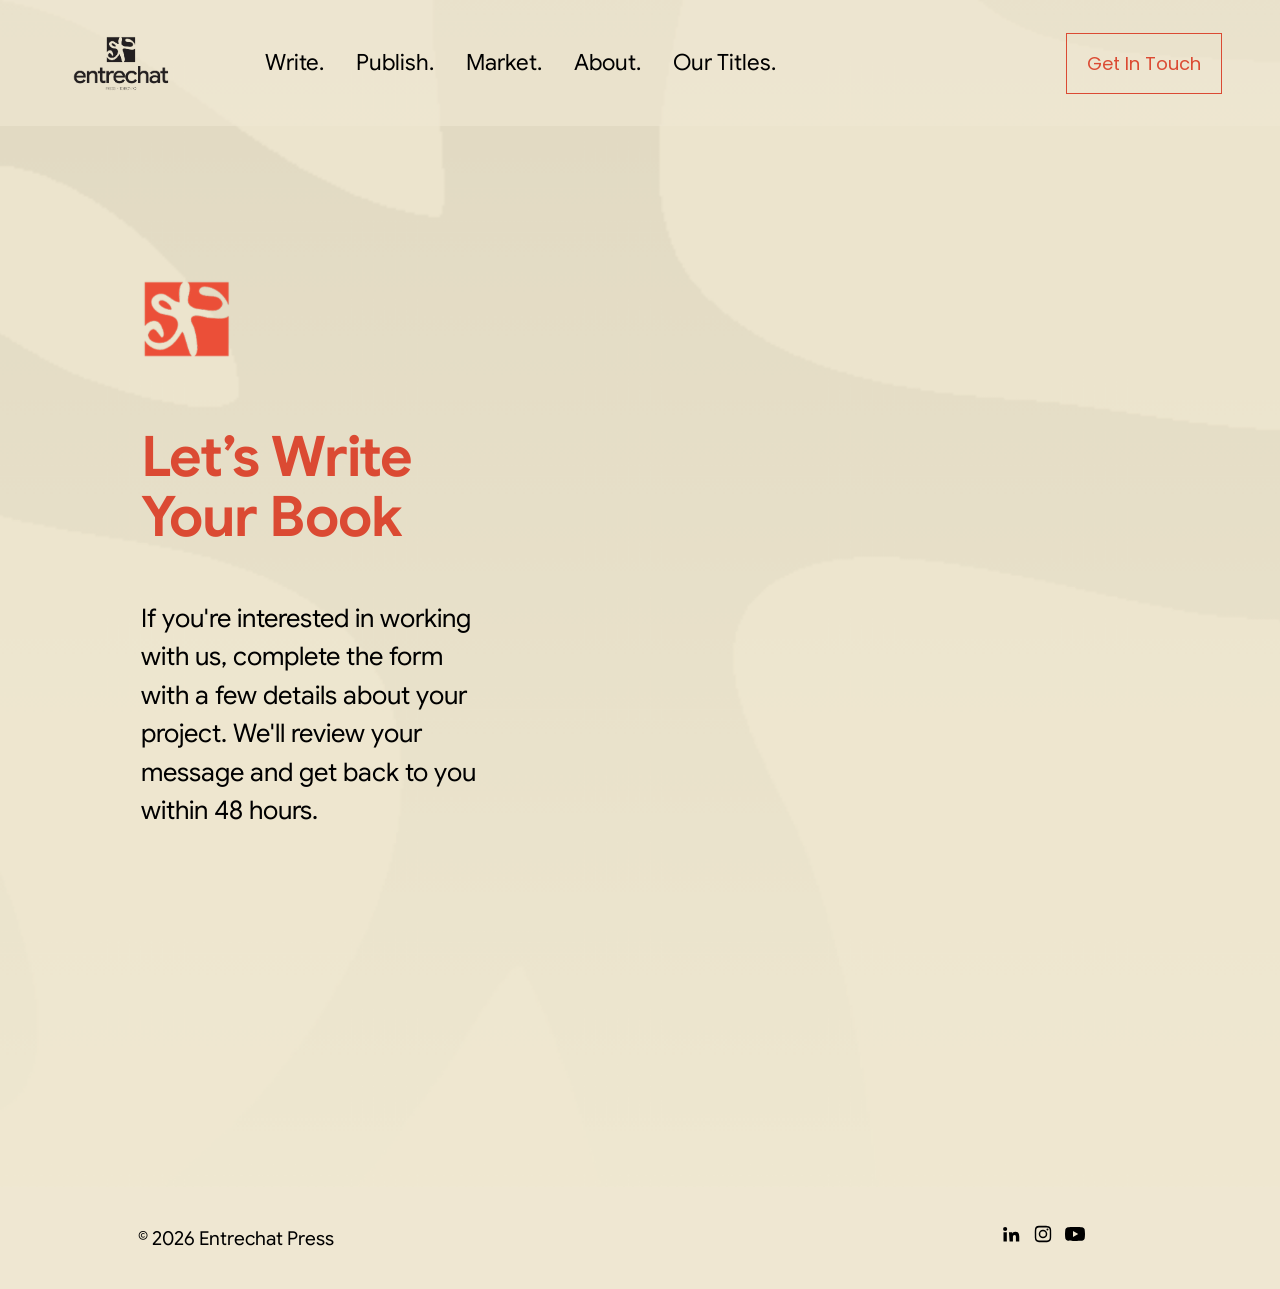
<file: contact.html>
<!doctype html>
<html lang="en-CA">
<head>
<meta charset="utf-8">
<meta name="viewport" content="width=device-width, initial-scale=1">
<title>Contact | Start Your Publishing Journey Today — Entrechat Press</title>
<link rel="icon" href="images/logo.png">
<link rel="stylesheet" href="css/style.css?v=19">
</head>
<body>
<a class="skip" href="#page">Skip to Content</a>

<header class="site-header">
  <div class="inner">
    <a class="logo" href="index.html"><img src="images/logo.png" alt="Entrechat Press"></a>
    <nav>
      <a href="write.html">Write.</a>
      <a href="publish.html">Publish.</a>
      <a href="market.html">Market.</a>
      <a href="about.html">About.</a>
      <a href="our-books.html">Our Titles.</a>
    </nav>
    <a class="header-btn" href="contact.html">Get In Touch</a>
    <button class="menu-toggle" aria-label="Open menu">&#9776;</button>
  </div>
</header>

<main id="page">

  <section class="contact">
    <div class="stage narrow">
      <img class="abs mark" src="images/logo-orange.png" alt="Entrechat Logo In Orange">
      <h2 class="abs h2-red">Let’s Write Your Book</h2>
      <p class="abs lead">If you're interested in working with us, complete the form with a few details about your project. We'll review your message and get back to you within 48 hours.</p>
      <div class="abs form">
        <iframe src="https://forms.zohopublic.ca/entrechatpress/form/ContactForm/formperma/0L37fYyvEovIcRBupDbE4N1VhOjsljSEEPGMlkDl-qM?zf_rszfm=1" title="Contact Form"></iframe>
      </div>
    </div>
  </section>

</main>

<footer class="site-footer">
  <p>© 2026 Entrechat Press</p>
  <nav class="social" aria-label="Social">
    <a href="https://www.linkedin.com/in/adinasamuels/" target="_blank" rel="noopener" aria-label="LinkedIn"><svg viewBox="0 0 24 24"><path d="M4.98 3.5a2.5 2.5 0 1 1 0 5 2.5 2.5 0 0 1 0-5zM3 9.75h4v11.25H3zM9.5 9.75h3.8v1.6h.05c.53-1 1.83-2.05 3.77-2.05 4.03 0 4.78 2.65 4.78 6.1V21h-4v-5c0-1.2-.02-2.73-1.66-2.73-1.67 0-1.92 1.3-1.92 2.64V21h-4z"/></svg></a>
    <a href="https://www.instagram.com/adinasamuels/?hl=en" target="_blank" rel="noopener" aria-label="Instagram"><svg viewBox="0 0 24 24"><path d="M12 2.2c3.2 0 3.58 0 4.85.07 3.25.15 4.77 1.69 4.92 4.92.06 1.27.07 1.65.07 4.85s0 3.58-.07 4.85c-.15 3.23-1.66 4.77-4.92 4.92-1.27.06-1.65.07-4.85.07s-3.58 0-4.85-.07c-3.26-.15-4.77-1.7-4.92-4.92C2.17 15.58 2.16 15.2 2.16 12s0-3.58.07-4.85C2.38 3.92 3.9 2.38 7.15 2.23 8.42 2.17 8.8 2.16 12 2.16zm0 2c-3.15 0-3.5 0-4.74.07-2.2.1-3.22 1.14-3.32 3.32C3.88 8.83 3.87 9.2 3.87 12s0 3.17.07 4.41c.1 2.17 1.12 3.22 3.32 3.32 1.24.06 1.6.07 4.74.07s3.5 0 4.74-.07c2.2-.1 3.22-1.15 3.32-3.32.06-1.24.07-1.6.07-4.41s0-3.17-.07-4.41c-.1-2.18-1.13-3.22-3.32-3.32C15.5 4.2 15.15 4.2 12 4.2zm0 2.67a5.13 5.13 0 1 1 0 10.26 5.13 5.13 0 0 1 0-10.26zm0 1.8a3.33 3.33 0 1 0 0 6.66 3.33 3.33 0 0 0 0-6.66zm5.34-3.2a1.2 1.2 0 1 1 0 2.4 1.2 1.2 0 0 1 0-2.4z"/></svg></a>
    <a href="https://www.youtube.com/@adinasamuels" target="_blank" rel="noopener" aria-label="YouTube"><svg viewBox="0 0 24 24"><path d="M23.5 6.2a3 3 0 0 0-2.1-2.1C19.5 3.6 12 3.6 12 3.6s-7.5 0-9.4.5A3 3 0 0 0 .5 6.2 31.5 31.5 0 0 0 0 12a31.5 31.5 0 0 0 .5 5.8 3 3 0 0 0 2.1 2.1c1.9.5 9.4.5 9.4.5s7.5 0 9.4-.5a3 3 0 0 0 2.1-2.1A31.5 31.5 0 0 0 24 12a31.5 31.5 0 0 0-.5-5.8zM9.6 15.6V8.4l6.3 3.6z"/></svg></a>
  </nav>
</footer>

<script src="js/site.js?v=7"></script>
</body>
</html>
</file>
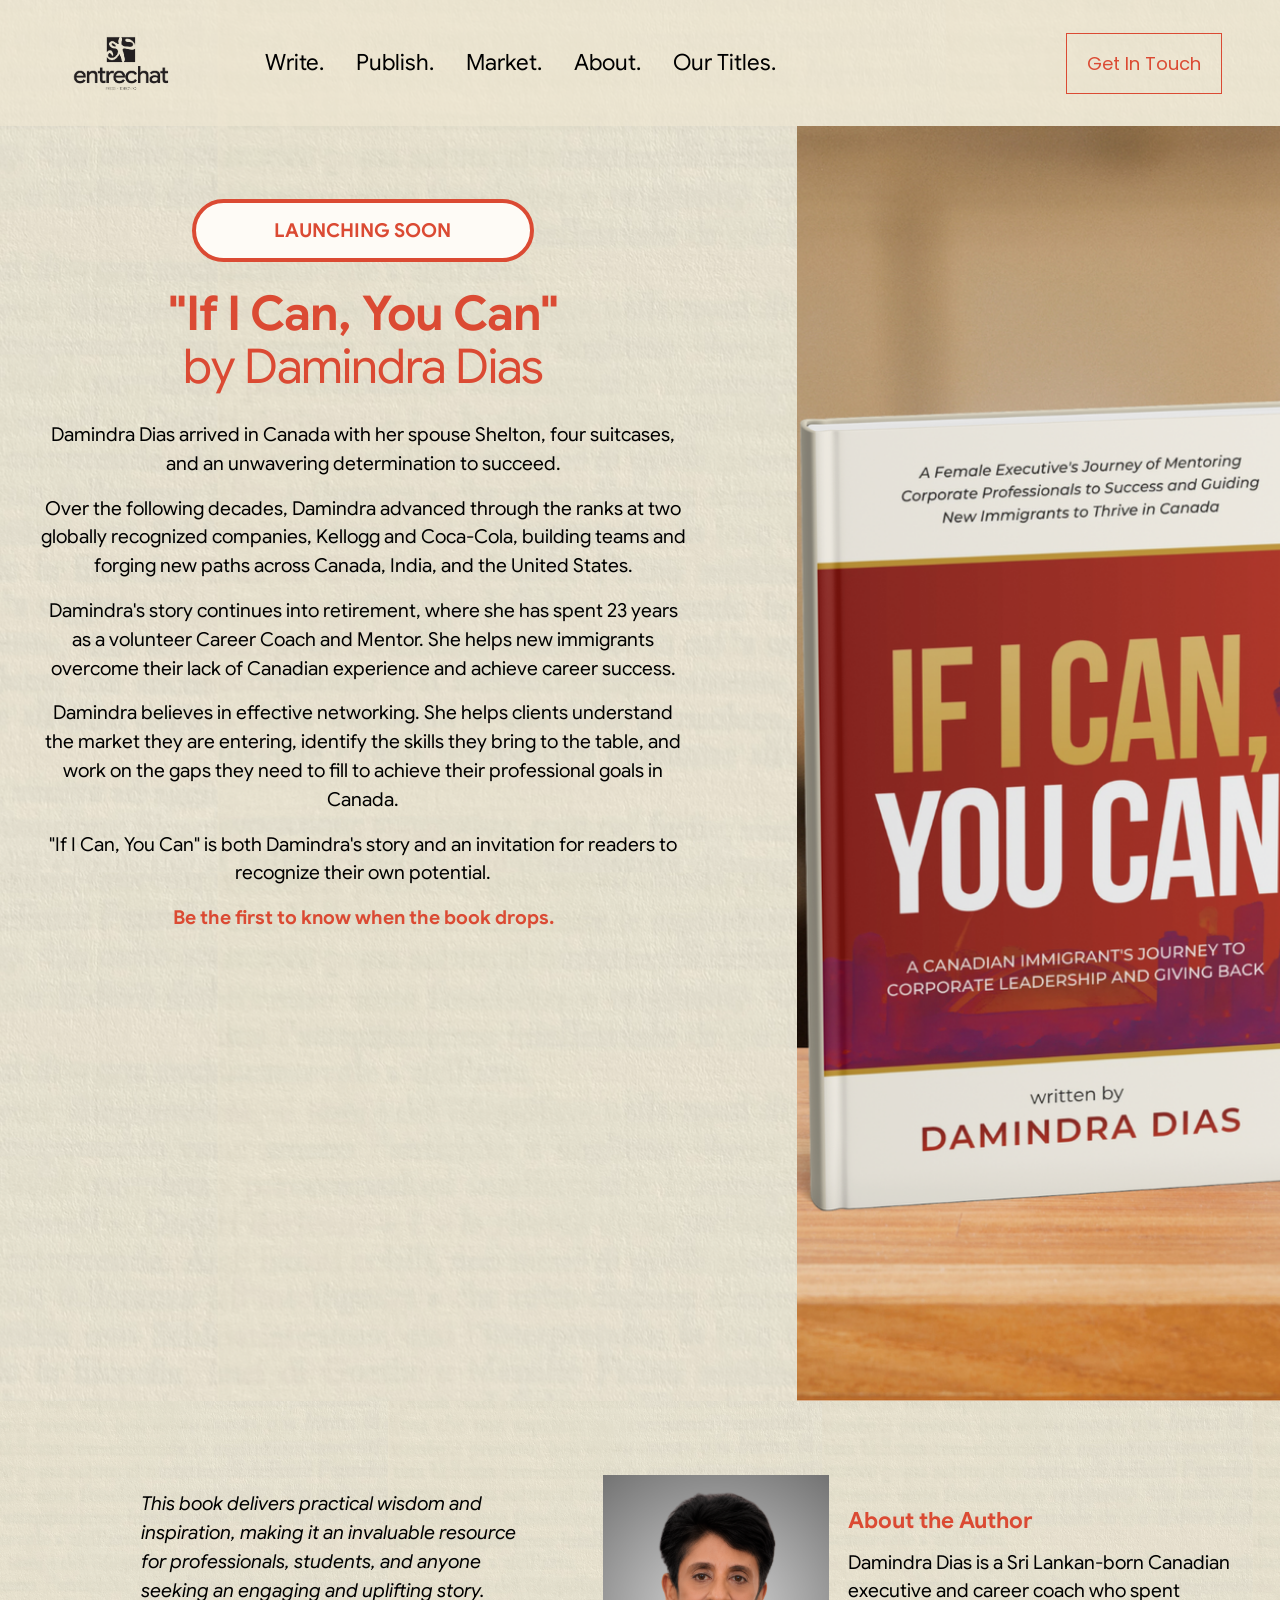
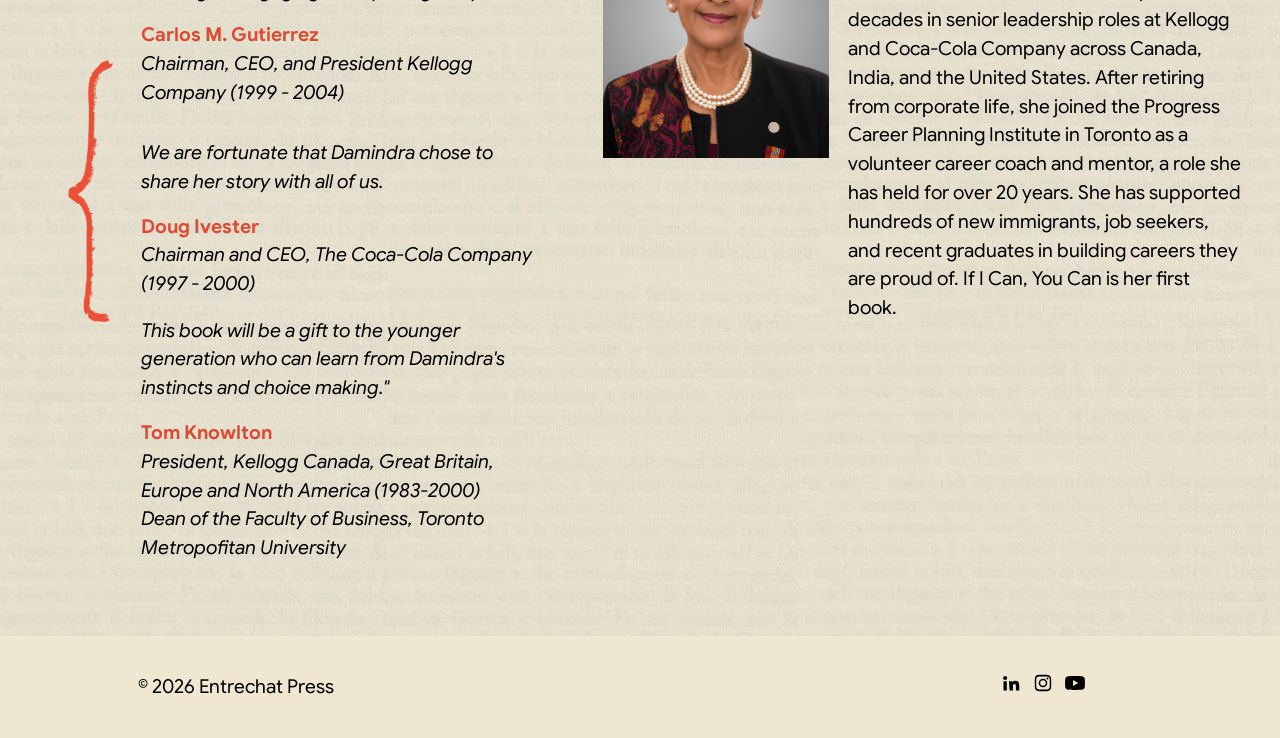
<file: if-i-can-you-can-damindra-dias.html>
<!doctype html>
<html lang="en-CA">
<head>
<meta charset="utf-8">
<meta name="viewport" content="width=device-width, initial-scale=1">
<title>My Journey, My Story | Understand the Struggle. See the Strategy. Own Your Success. — Entrechat Press</title>
<link rel="icon" href="images/logo.png">
<link rel="stylesheet" href="css/style.css?v=19">
</head>
<body>
<a class="skip" href="#page">Skip to Content</a>

<header class="site-header">
  <div class="inner">
    <a class="logo" href="index.html"><img src="images/logo.png" alt="Entrechat Press"></a>
    <nav>
      <a href="write.html">Write.</a>
      <a href="publish.html">Publish.</a>
      <a href="market.html">Market.</a>
      <a href="about.html">About.</a>
      <a href="our-books.html">Our Titles.</a>
    </nav>
    <a class="header-btn" href="contact.html">Get In Touch</a>
    <button class="menu-toggle" aria-label="Open menu">&#9776;</button>
  </div>
</header>

<main id="page">

  <section class="bk bk-top" style="height:1400.6px">
    <div class="stage">
      <div class="fe pill-blk" style="left:264px;top:199px;width:342px;height:63px"><p class="pill">Launching Soon</p></div>
      <div class="fe m c" style="left:113px;top:273px;width:645px;height:136px"><h3 class="book-title"><strong>"If I Can, You Can"</strong><br>by Damindra Dias</h3></div>
      <div class="fe c" style="left:113px;top:420px;width:645px;height:541px">
        <p>Damindra Dias arrived in Canada with her spouse Shelton, four suitcases, and an unwavering determination to succeed.</p>
        <p>Over the following decades, Damindra advanced through the ranks at two globally recognized companies, Kellogg and Coca-Cola, building teams and forging new paths across Canada, India, and the United States.</p>
        <p>Damindra's story continues into retirement, where she has spent 23 years as a volunteer Career Coach and Mentor. She helps new immigrants overcome their lack of Canadian experience and achieve career success.</p>
        <p>Damindra believes in effective networking. She helps clients understand the market they are entering, identify the skills they bring to the table, and work on the gaps they need to fill to achieve their professional goals in Canada.</p>
        <p>"If I Can, You Can" is both Damindra's story and an invitation for readers to recognize their own potential.</p>
        <p class="cta">Be the first to know when the book drops.</p>
      </div>
      <div class="fe" style="left:113px;top:972px;width:645px;height:392px"><iframe style="height:382px" src="https://forms.zohopublic.ca/entrechatpress/form/IfICanYouCanBookPreLaunchForm/formperma/5WjqIlVqPotEoVpqASzZkbMKfSJ71rsSXm358_Lzq-o?zf_rszfm=1" title="If I Can, You Can - book launch sign-up"></iframe></div>
      <div class="fe cover" style="left:869px;top:126px;width:548px;height:1274.6px"><img src="images/books/cover-dias.png" alt="If I Can, You Can by Damindra Dias"></div>
    </div>
  </section>

  <section class="bk" style="height:835.3px">
    <div class="stage">
      <div class="fe brk" style="left:113px;top:74px;width:90px;height:651px"><img src="images/stickers/red-line.png" alt="Line drawing of the country of Mexico in red with a black silhouette of a bird on top."></div>
      <div class="fe m" style="left:213px;top:74px;width:393px;height:247px">
        <p><em>This book delivers practical wisdom and inspiration, making it an invaluable resource for professionals, students, and anyone seeking an engaging and uplifting story.</em></p>
        <p class="who"><strong>Carlos M. Gutierrez</strong><br><em>Chairman, CEO, and President Kellogg Company (1999 - 2004)</em></p>
      </div>
      <div class="fe m" style="left:213px;top:331px;width:393px;height:173px">
        <p><em>We are fortunate that Damindra chose to share her story with all of us.</em></p>
        <p class="who"><strong>Doug Ivester</strong><br><em>Chairman and CEO, The Coca-Cola Company (1997 - 2000)</em></p>
      </div>
      <div class="fe" style="left:213px;top:515px;width:393px;height:247px">
        <p><em>This book will be a gift to the younger generation who can learn from Damindra's instincts and choice making."</em></p>
        <p class="who"><strong>Tom Knowlton</strong><br><em>President, Kellogg Canada, Great Britain, Europe and North America (1983-2000)</em><br><em>Dean of the Faculty of Business, Toronto Metropofitan University</em></p>
      </div>
      <div class="fe photo" style="left:668px;top:74px;width:241px;height:283px"><img src="images/books/author-dias.png" alt="Damindra Dias"></div>
      <div class="fe b about-h" style="left:920px;top:74px;width:393px;height:63px"><p class="about-t">About the Author</p></div>
      <div class="fe" style="left:920px;top:147px;width:393px;height:394px"><p>Damindra Dias is a Sri Lankan-born Canadian executive and career coach who spent decades in senior leadership roles at Kellogg and Coca-Cola Company across Canada, India, and the United States. After retiring from corporate life, she joined the Progress Career Planning Institute in Toronto as a volunteer career coach and mentor, a role she has held for over 20 years. She has supported hundreds of new immigrants, job seekers, and recent graduates in building careers they are proud of. If I Can, You Can is her first book.</p></div>
    </div>
  </section>

</main>

<footer class="site-footer">
  <p>© 2026 Entrechat Press</p>
  <nav class="social" aria-label="Social">
    <a href="https://www.linkedin.com/in/adinasamuels/" target="_blank" rel="noopener" aria-label="LinkedIn"><svg viewBox="0 0 24 24"><path d="M4.98 3.5a2.5 2.5 0 1 1 0 5 2.5 2.5 0 0 1 0-5zM3 9.75h4v11.25H3zM9.5 9.75h3.8v1.6h.05c.53-1 1.83-2.05 3.77-2.05 4.03 0 4.78 2.65 4.78 6.1V21h-4v-5c0-1.2-.02-2.73-1.66-2.73-1.67 0-1.92 1.3-1.92 2.64V21h-4z"/></svg></a>
    <a href="https://www.instagram.com/adinasamuels/?hl=en" target="_blank" rel="noopener" aria-label="Instagram"><svg viewBox="0 0 24 24"><path d="M12 2.2c3.2 0 3.58 0 4.85.07 3.25.15 4.77 1.69 4.92 4.92.06 1.27.07 1.65.07 4.85s0 3.58-.07 4.85c-.15 3.23-1.66 4.77-4.92 4.92-1.27.06-1.65.07-4.85.07s-3.58 0-4.85-.07c-3.26-.15-4.77-1.7-4.92-4.92C2.17 15.58 2.16 15.2 2.16 12s0-3.58.07-4.85C2.38 3.92 3.9 2.38 7.15 2.23 8.42 2.17 8.8 2.16 12 2.16zm0 2c-3.15 0-3.5 0-4.74.07-2.2.1-3.22 1.14-3.32 3.32C3.88 8.83 3.87 9.2 3.87 12s0 3.17.07 4.41c.1 2.17 1.12 3.22 3.32 3.32 1.24.06 1.6.07 4.74.07s3.5 0 4.74-.07c2.2-.1 3.22-1.15 3.32-3.32.06-1.24.07-1.6.07-4.41s0-3.17-.07-4.41c-.1-2.18-1.13-3.22-3.32-3.32C15.5 4.2 15.15 4.2 12 4.2zm0 2.67a5.13 5.13 0 1 1 0 10.26 5.13 5.13 0 0 1 0-10.26zm0 1.8a3.33 3.33 0 1 0 0 6.66 3.33 3.33 0 0 0 0-6.66zm5.34-3.2a1.2 1.2 0 1 1 0 2.4 1.2 1.2 0 0 1 0-2.4z"/></svg></a>
    <a href="https://www.youtube.com/@adinasamuels" target="_blank" rel="noopener" aria-label="YouTube"><svg viewBox="0 0 24 24"><path d="M23.5 6.2a3 3 0 0 0-2.1-2.1C19.5 3.6 12 3.6 12 3.6s-7.5 0-9.4.5A3 3 0 0 0 .5 6.2 31.5 31.5 0 0 0 0 12a31.5 31.5 0 0 0 .5 5.8 3 3 0 0 0 2.1 2.1c1.9.5 9.4.5 9.4.5s7.5 0 9.4-.5a3 3 0 0 0 2.1-2.1A31.5 31.5 0 0 0 24 12a31.5 31.5 0 0 0-.5-5.8zM9.6 15.6V8.4l6.3 3.6z"/></svg></a>
  </nav>
</footer>

<script src="js/site.js?v=7"></script>
</body>
</html>
</file>
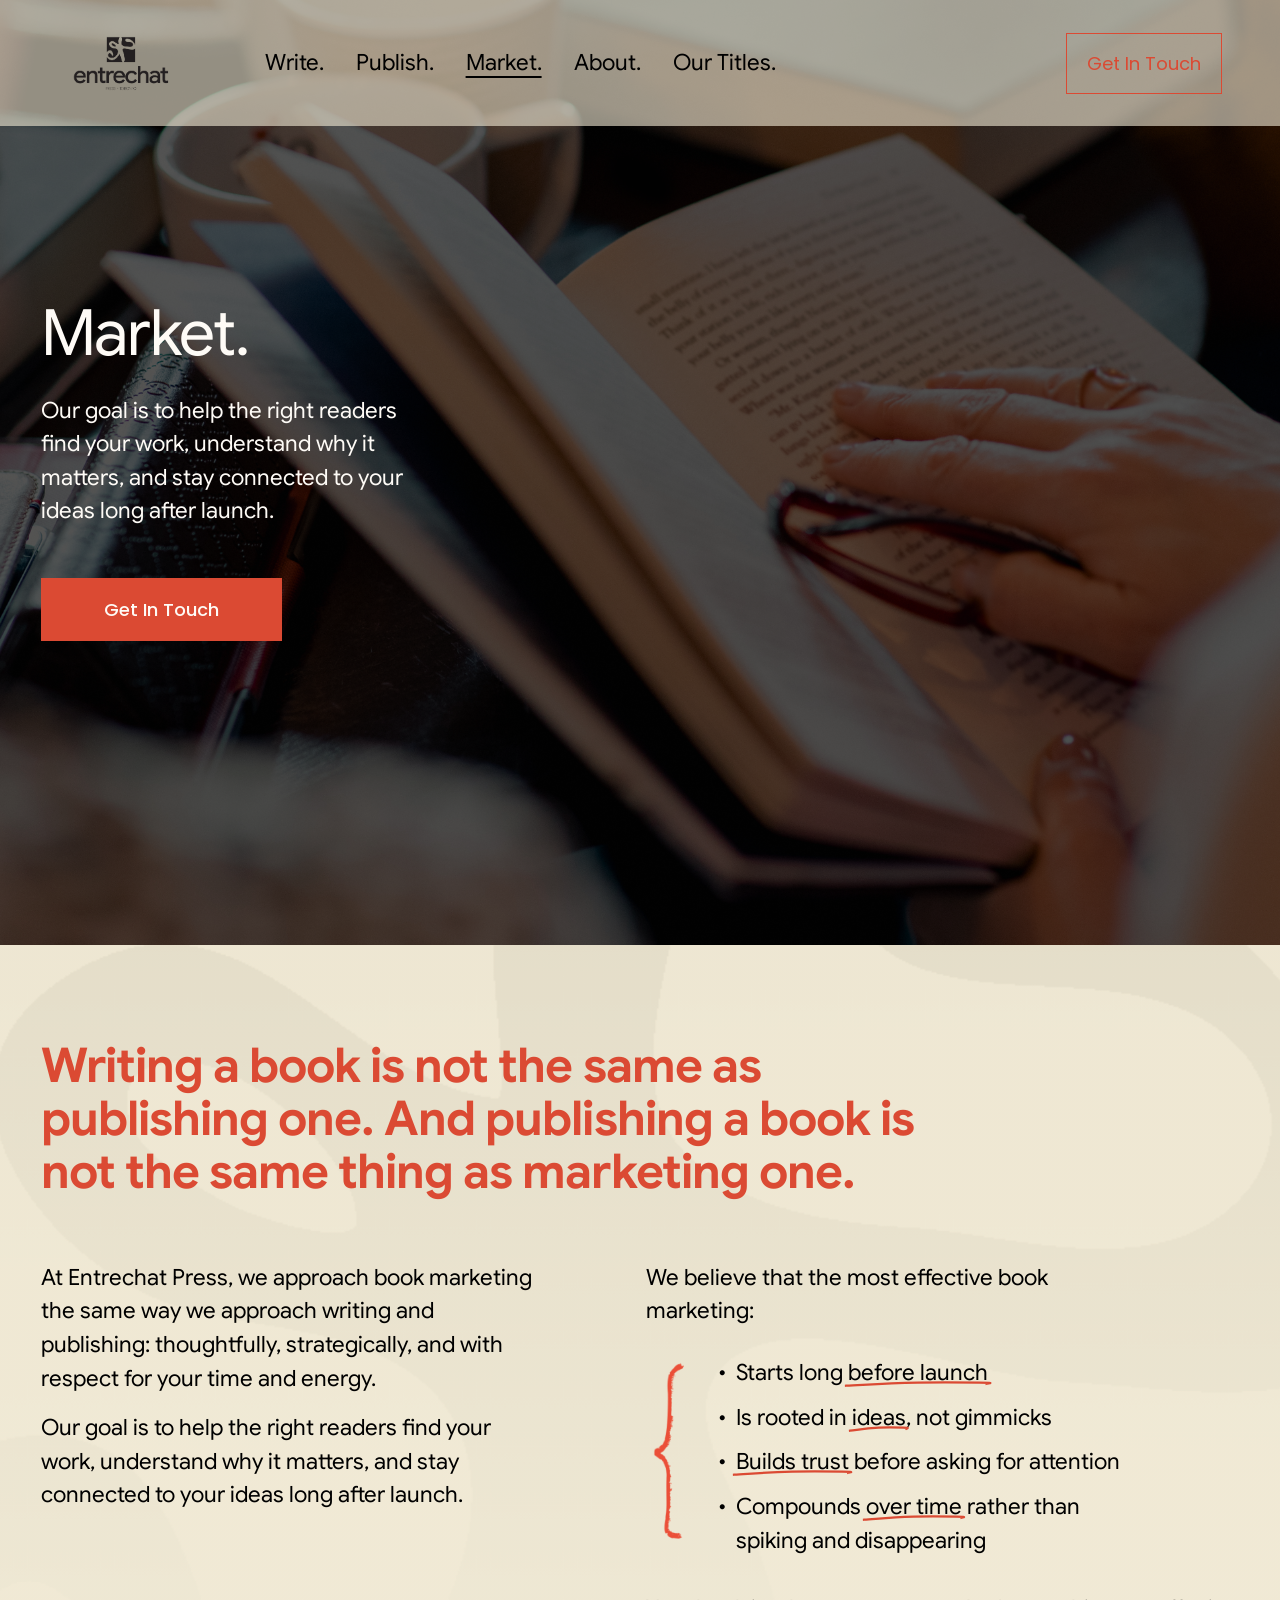
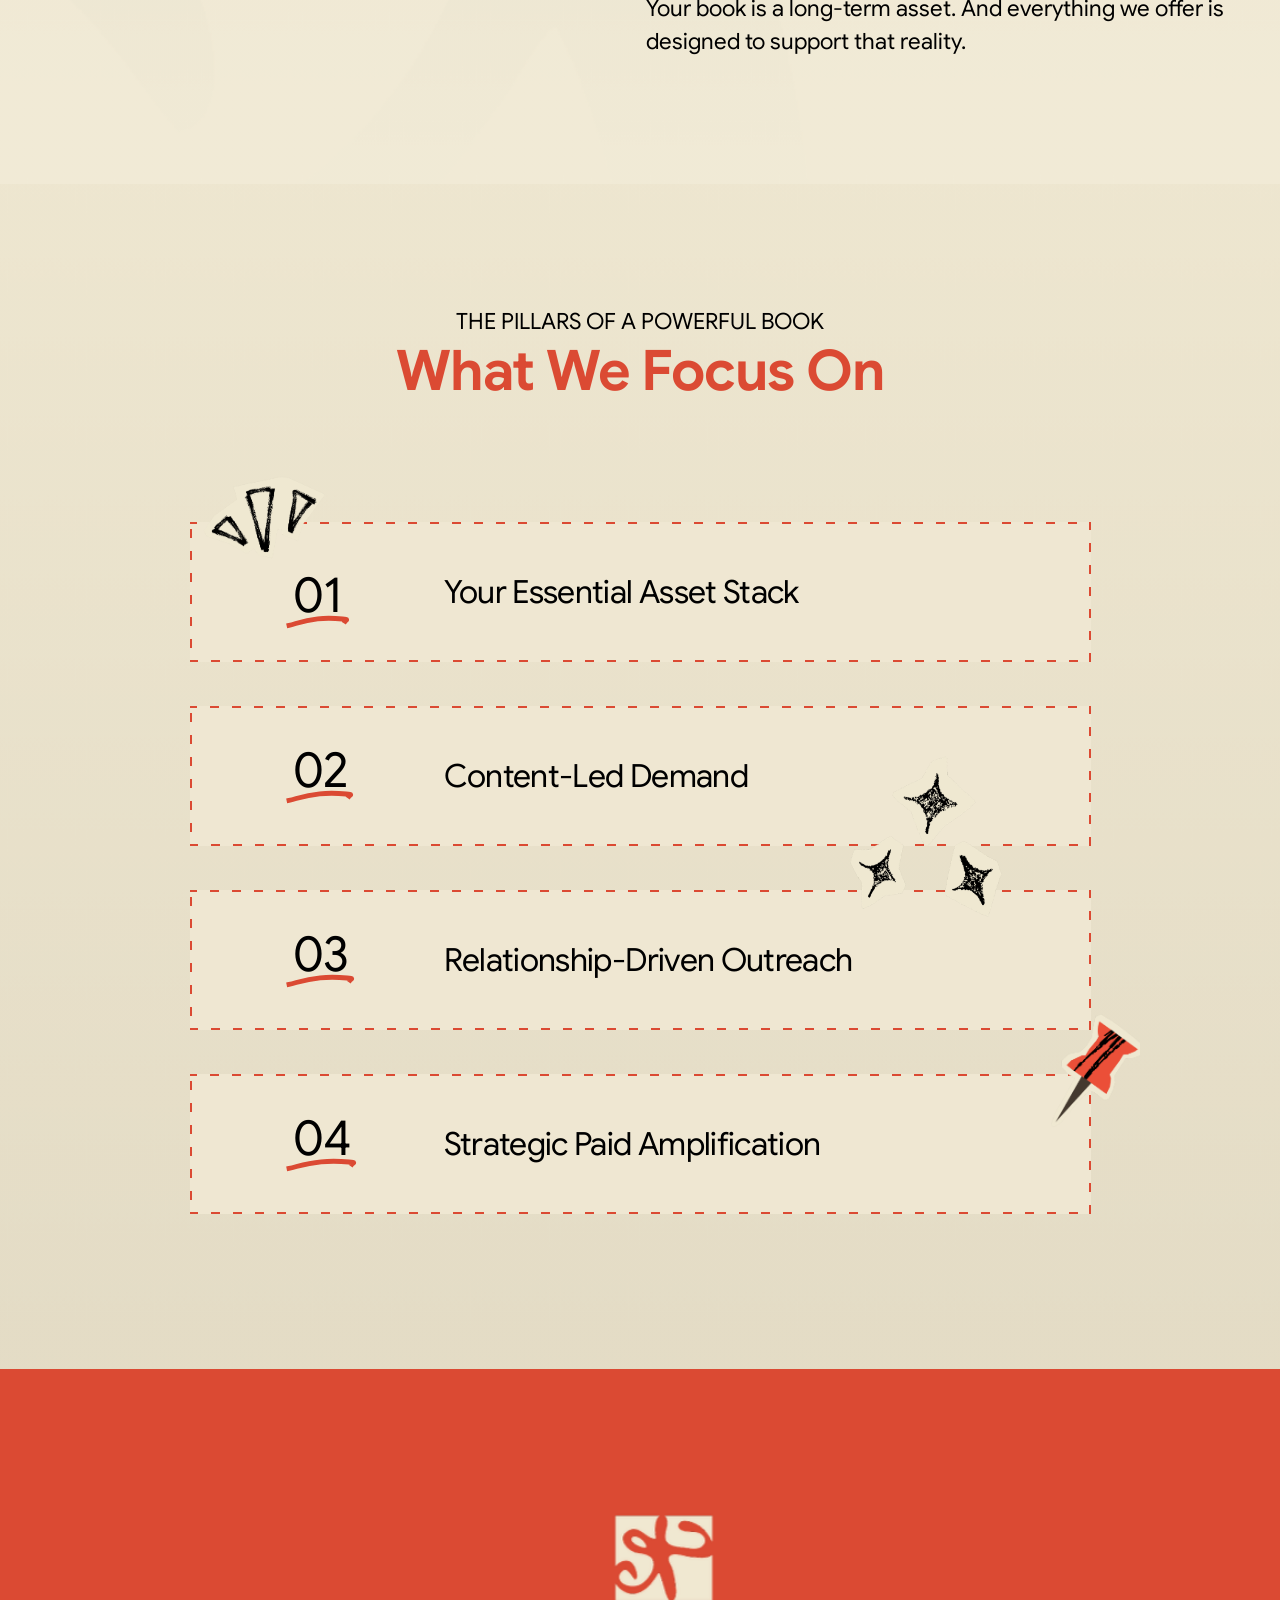
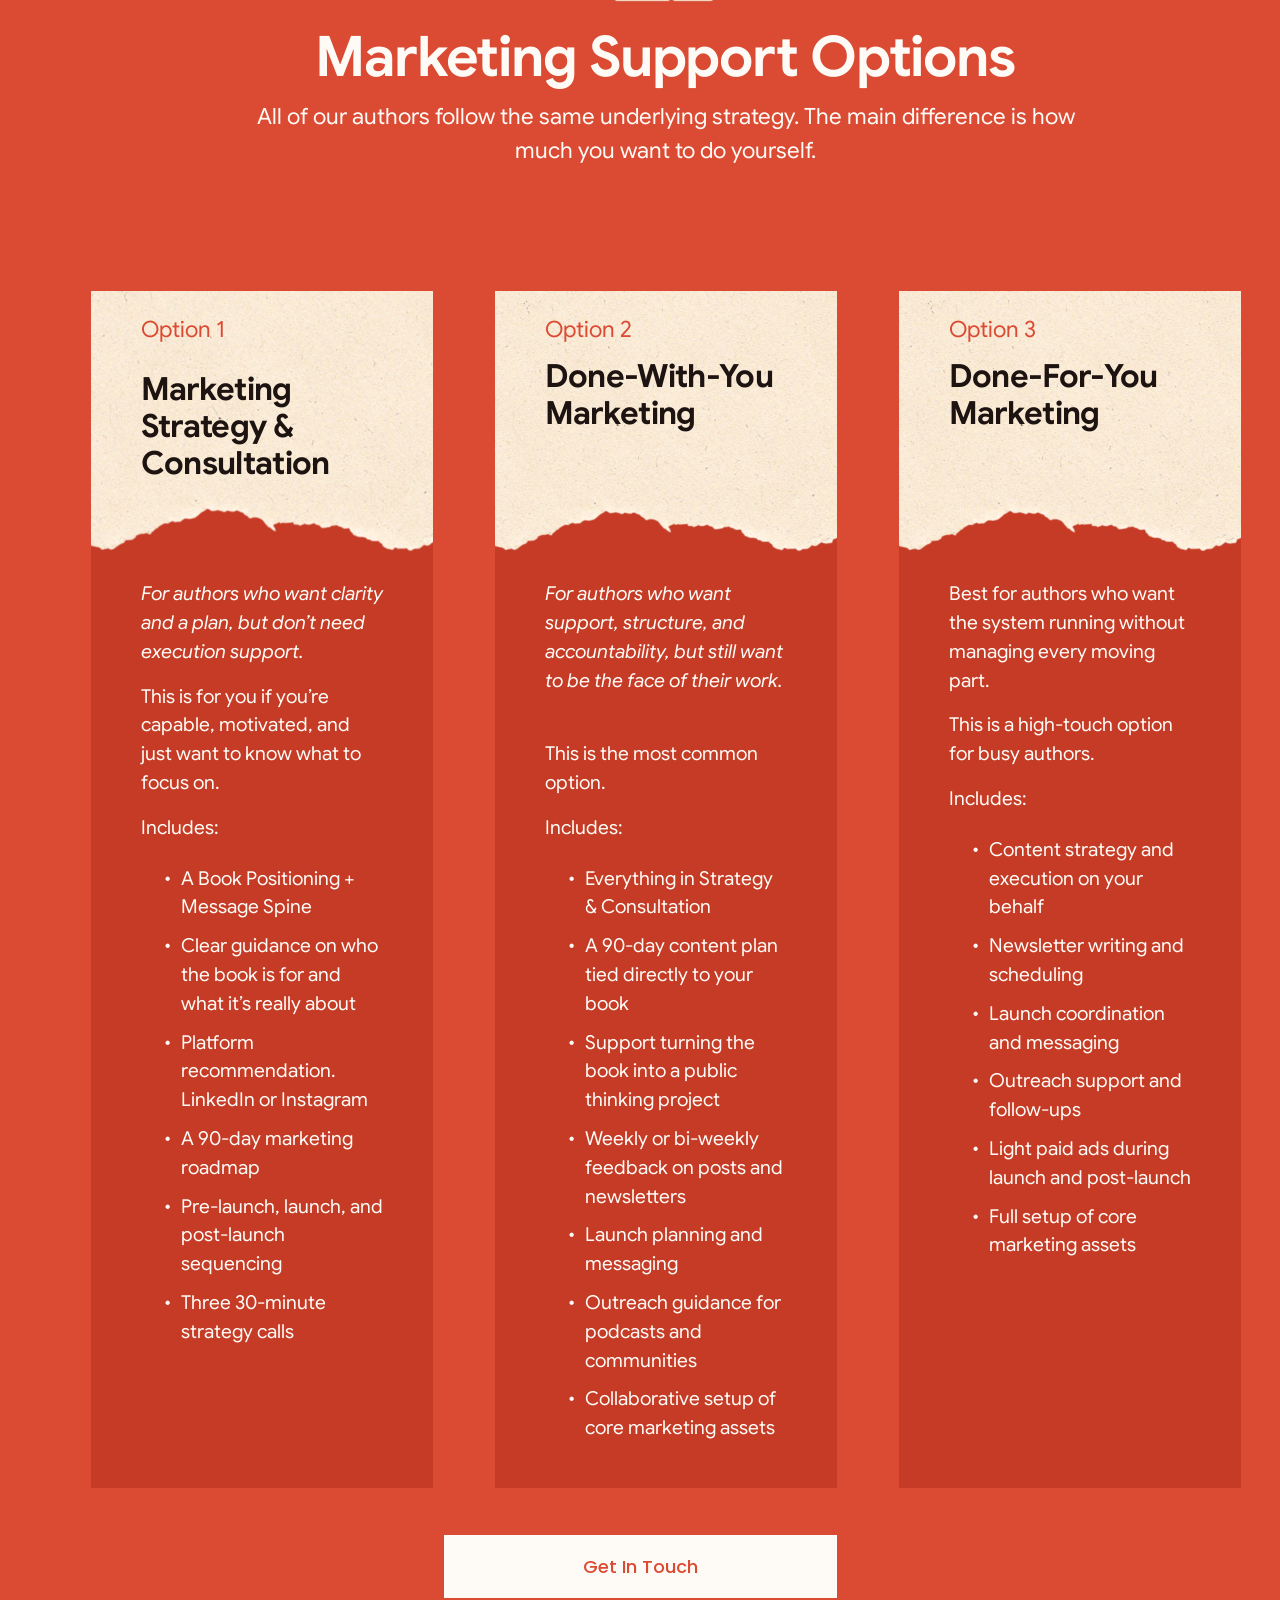
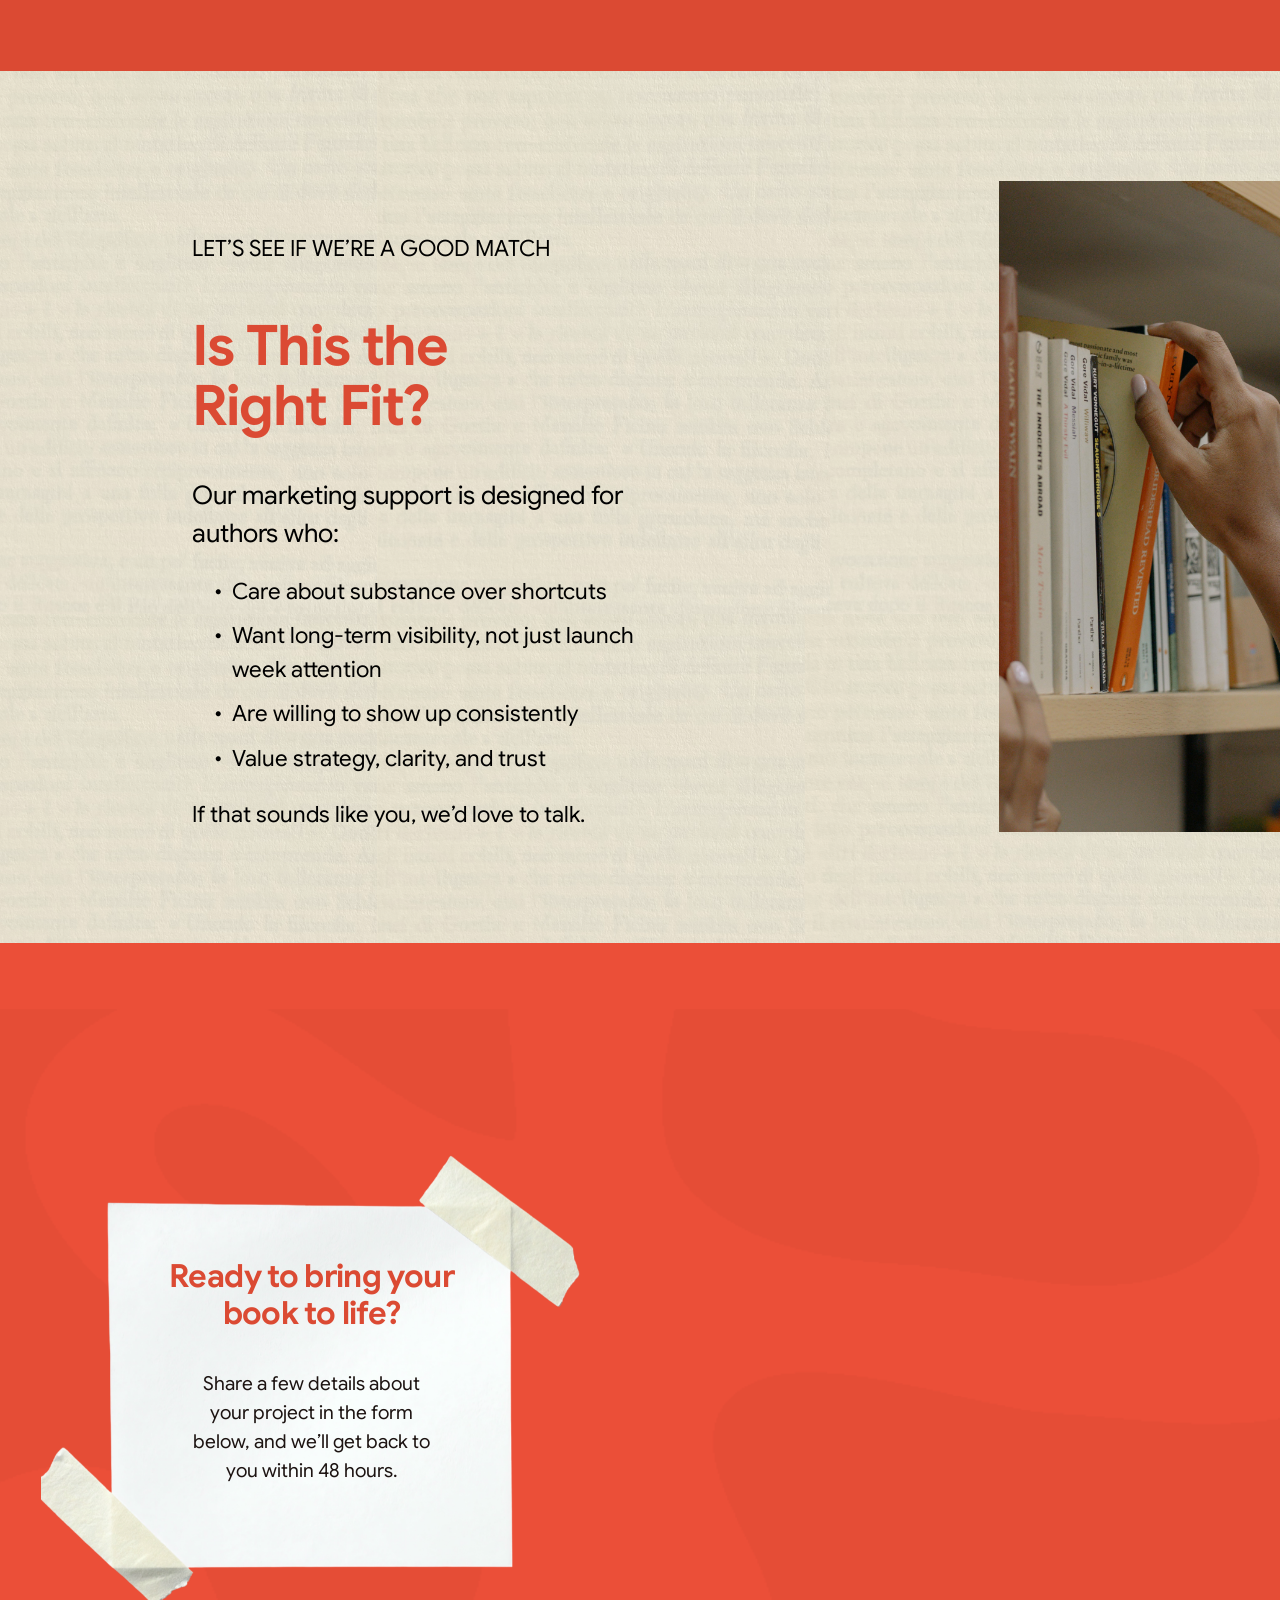
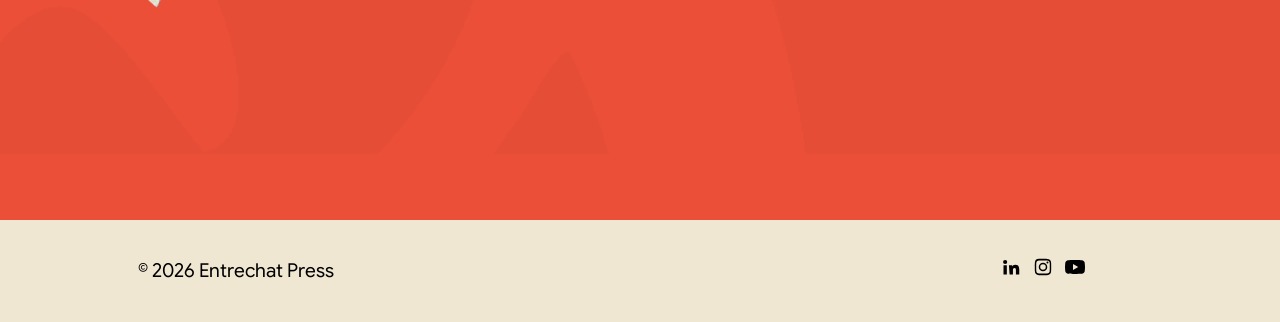
<file: market.html>
<!doctype html>
<html lang="en-CA">
<head>
<meta charset="utf-8">
<meta name="viewport" content="width=device-width, initial-scale=1">
<title>Market. | Elevate Your Book Marketing Today — Entrechat Press</title>
<link rel="icon" href="images/logo.png">
<link rel="stylesheet" href="css/style.css?v=19">
</head>
<body>
<a class="skip" href="#page">Skip to Content</a>

<header class="site-header">
  <div class="inner">
    <a class="logo" href="index.html"><img src="images/logo.png" alt="Entrechat Press"></a>
    <nav>
      <a href="write.html">Write.</a>
      <a href="publish.html">Publish.</a>
      <a href="market.html" class="active">Market.</a>
      <a href="about.html">About.</a>
      <a href="our-books.html">Our Titles.</a>
    </nav>
    <a class="header-btn" href="contact.html">Get In Touch</a>
    <button class="menu-toggle" aria-label="Open menu">&#9776;</button>
  </div>
</header>

<main id="page">

  <section class="page-hero mkt-hero" style="background-image:url('images/market-hero.png')">
    <h1>Market.</h1>
    <p>Our goal is to help the right readers find your work, understand why it matters, and stay connected to your ideas long after launch.</p>
    <a class="btn btn-solid" href="contact.html">Get In Touch</a>
  </section>

  <section class="mkt-intro">
    <div class="stage">
      <h3 class="abs big">Writing a book is not the same as publishing one. And publishing a book is not the same thing as marketing one.</h3>
      <div class="abs left">
        <p>At Entrechat Press, we approach book marketing the same way we approach writing and publishing: thoughtfully, strategically, and with respect for your time and energy.</p>
        <p>Our goal is to help the right readers find your work, understand why it matters, and stay connected to your ideas long after launch.</p>
      </div>
      <p class="abs right-lead">We believe that the most effective book marketing:</p>
      <img class="abs" style="left:708px;top:389px;width:60px;height:247px;object-fit:contain" src="images/stickers/red-line.png" alt="Red, curved vertical line">
      <ul class="abs believe">
        <li>Starts long <span class="hl">before launch<svg viewBox="0 0 100 100" preserveAspectRatio="none" aria-hidden="true"><path d="M 0,99 c 12.5,-2.75 25,-8.5 50,-11 c 25,-2.5 38,0 50,1 c 2.4,0.2 -1.9,2.85 -2,3"/></svg></span></li>
        <li>Is rooted in <span class="hl">ideas<svg viewBox="0 0 100 100" preserveAspectRatio="none" aria-hidden="true"><path d="M 0,99 c 12.5,-2.75 25,-8.5 50,-11 c 25,-2.5 38,0 50,1 c 2.4,0.2 -1.9,2.85 -2,3"/></svg></span>, not gimmicks</li>
        <li><span class="hl">Builds trust<svg viewBox="0 0 100 100" preserveAspectRatio="none" aria-hidden="true"><path d="M 0,99 c 12.5,-2.75 25,-8.5 50,-11 c 25,-2.5 38,0 50,1 c 2.4,0.2 -1.9,2.85 -2,3"/></svg></span> before asking for attention</li>
        <li>Compounds <span class="hl">over time<svg viewBox="0 0 100 100" preserveAspectRatio="none" aria-hidden="true"><path d="M 0,99 c 12.5,-2.75 25,-8.5 50,-11 c 25,-2.5 38,0 50,1 c 2.4,0.2 -1.9,2.85 -2,3"/></svg></span> rather than spiking and disappearing</li>
      </ul>
      <p class="abs asset">Your book is a long-term asset. And everything we offer is designed to support that reality.</p>
    </div>
  </section>

  <section class="mkt-focus">
    <div class="stage">
      <div class="abs process-head">
        <p class="eyebrow-c">The pillars of a powerful book</p>
        <h2 class="h2-red">What We Focus On</h2>
      </div>
      <div class="abs focus-card dash-box first" style="top:340px"><h3><span class="hl">01<svg viewBox="0 0 100 100" preserveAspectRatio="none" aria-hidden="true"><path d="M 0,99 c 12.5,-2.75 25,-8.5 50,-11 c 25,-2.5 38,0 50,1 c 2.4,0.2 -1.9,2.85 -2,3"/></svg></span></h3><h4>Your Essential Asset Stack</h4></div>
      <div class="abs focus-card dash-box" style="top:524px"><h3><span class="hl">02<svg viewBox="0 0 100 100" preserveAspectRatio="none" aria-hidden="true"><path d="M 0,99 c 12.5,-2.75 25,-8.5 50,-11 c 25,-2.5 38,0 50,1 c 2.4,0.2 -1.9,2.85 -2,3"/></svg></span></h3><h4>Content-Led Demand</h4></div>
      <div class="abs focus-card dash-box" style="top:708px"><h3><span class="hl">03<svg viewBox="0 0 100 100" preserveAspectRatio="none" aria-hidden="true"><path d="M 0,99 c 12.5,-2.75 25,-8.5 50,-11 c 25,-2.5 38,0 50,1 c 2.4,0.2 -1.9,2.85 -2,3"/></svg></span></h3><h4>Relationship-Driven Outreach</h4></div>
      <div class="abs focus-card dash-box" style="top:892px"><h3><span class="hl">04<svg viewBox="0 0 100 100" preserveAspectRatio="none" aria-hidden="true"><path d="M 0,99 c 12.5,-2.75 25,-8.5 50,-11 c 25,-2.5 38,0 50,1 c 2.4,0.2 -1.9,2.85 -2,3"/></svg></span></h3><h4>Strategic Paid Amplification</h4></div>
      <img class="abs sticker" style="left:264px;top:292px;width:140px;height:87px" src="images/stickers/mkt-triangles.png" alt="Three black and white sketch-style triangular paper cutouts on a black background.">
      <img class="abs sticker" style="left:920px;top:565px;width:191px;height:201px" src="images/stickers/mkt-webstars.png" alt="Three black and white illustrations of a spider web inside a star-shaped outline, arranged randomly.">
      <img class="abs sticker" style="left:1122px;top:830px;width:90px;height:114px" src="images/stickers/mkt-pin.png" alt="A graphic illustration of a red and black pin with a jagged design, resembling a dagger or a theatrical mask.">
    </div>
  </section>

  <section class="mkt-options">
    <img class="mark" src="images/logo-beige.png" alt="Entrechat Logo Beige">
    <h2>Marketing Support Options</h2>
    <p class="lead">All of our authors follow the same underlying strategy. The main difference is how much you want to do yourself.</p>
    <div class="opt-cards">
      <div class="opt-card">
        <div class="top" style="background-image:url('images/cream-card-1.png')"><p>Option 1</p><h4>Marketing Strategy &amp; Consultation</h4></div>
        <div class="body">
          <p><em>For authors who want clarity and a plan, but don’t need execution support.</em></p>
          <p>This is for you if you’re capable, motivated, and just want to know what to focus on.</p>
          <p>Includes:</p>
          <ul>
            <li>A Book Positioning + Message Spine</li>
            <li>Clear guidance on who the book is for and what it’s really about</li>
            <li>Platform recommendation. LinkedIn or Instagram</li>
            <li>A 90-day marketing roadmap</li>
            <li>Pre-launch, launch, and post-launch sequencing</li>
            <li>Three 30-minute strategy calls</li>
          </ul>
        </div>
      </div>
      <div class="opt-card late">
        <div class="top" style="background-image:url('images/cream-card-2.png')"><p>Option 2</p><h4>Done-With-You Marketing</h4></div>
        <div class="body">
          <p><em>For authors who want support, structure, and accountability, but still want to be the face of their work.</em></p>
          <p><br>This is the most common option.</p>
          <p>Includes:</p>
          <ul>
            <li>Everything in Strategy &amp; Consultation</li>
            <li>A 90-day content plan tied directly to your book</li>
            <li>Support turning the book into a public thinking project</li>
            <li>Weekly or bi-weekly feedback on posts and newsletters</li>
            <li>Launch planning and messaging</li>
            <li>Outreach guidance for podcasts and communities</li>
            <li>Collaborative setup of core marketing assets</li>
          </ul>
        </div>
      </div>
      <div class="opt-card">
        <div class="top" style="background-image:url('images/cream-card-2.png')"><p>Option 3</p><h4>Done-For-You Marketing</h4></div>
        <div class="body">
          <p>Best for authors who want the system running without managing every moving part.</p>
          <p>This is a high-touch option for busy authors.</p>
          <p>Includes:</p>
          <ul>
            <li>Content strategy and execution on your behalf</li>
            <li>Newsletter writing and scheduling</li>
            <li>Launch coordination and messaging</li>
            <li>Outreach support and follow-ups</li>
            <li>Light paid ads during launch and post-launch</li>
            <li>Full setup of core marketing assets</li>
          </ul>
        </div>
      </div>
    </div>
    <a class="btn btn-cream wide" href="contact.html">Get In Touch</a>
  </section>

  <section class="paper mkt-fit">
    <div class="stage">
      <div class="abs fit-text">
        <p class="eyebrow">Let’s see if we’re a good match</p>
        <h2 class="h2-red">Is This the Right Fit?</h2>
        <p class="intro">Our marketing support is designed for authors who:</p>
        <ul>
          <li>Care about substance over shortcuts</li>
          <li>Want long-term visibility, not just launch week attention</li>
          <li>Are willing to show up consistently</li>
          <li>Value strategy, clarity, and trust</li>
        </ul>
        <p>If that sounds like you, we’d love to talk.</p>
      </div>
      <img class="abs fit-img" src="images/reaching-book.png" alt="Person reaching for a book on a wooden bookshelf in a library or bookstore.">
    </div>
  </section>

  <section class="form-band mkt">
    <div class="stage">
      <img class="abs note" src="images/taped-paper.png" alt="Blank white sheet of paper taped to a surface with two pieces of masking tape, one on the top right corner and one on the bottom left corner.">
      <div class="abs note-text">
        <h4>Ready to bring your book to life?</h4>
        <p>Share a few details about your project in the form below, and we’ll get back to you within 48 hours.</p>
      </div>
      <div class="abs form">
        <iframe src="https://forms.zohopublic.ca/entrechatpress/form/EPContactFormWhite/formperma/BBlkCVX6aRiFesGuW_x5_0ETBSjp1-OELmJvkeKrQK0?zf_rszfm=1" title="EP - Contact Form - White" loading="lazy"></iframe>
      </div>
    </div>
  </section>

</main>

<footer class="site-footer">
  <p>© 2026 Entrechat Press</p>
  <nav class="social" aria-label="Social">
    <a href="https://www.linkedin.com/in/adinasamuels/" target="_blank" rel="noopener" aria-label="LinkedIn"><svg viewBox="0 0 24 24"><path d="M4.98 3.5a2.5 2.5 0 1 1 0 5 2.5 2.5 0 0 1 0-5zM3 9.75h4v11.25H3zM9.5 9.75h3.8v1.6h.05c.53-1 1.83-2.05 3.77-2.05 4.03 0 4.78 2.65 4.78 6.1V21h-4v-5c0-1.2-.02-2.73-1.66-2.73-1.67 0-1.92 1.3-1.92 2.64V21h-4z"/></svg></a>
    <a href="https://www.instagram.com/adinasamuels/?hl=en" target="_blank" rel="noopener" aria-label="Instagram"><svg viewBox="0 0 24 24"><path d="M12 2.2c3.2 0 3.58 0 4.85.07 3.25.15 4.77 1.69 4.92 4.92.06 1.27.07 1.65.07 4.85s0 3.58-.07 4.85c-.15 3.23-1.66 4.77-4.92 4.92-1.27.06-1.65.07-4.85.07s-3.58 0-4.85-.07c-3.26-.15-4.77-1.7-4.92-4.92C2.17 15.58 2.16 15.2 2.16 12s0-3.58.07-4.85C2.38 3.92 3.9 2.38 7.15 2.23 8.42 2.17 8.8 2.16 12 2.16zm0 2c-3.15 0-3.5 0-4.74.07-2.2.1-3.22 1.14-3.32 3.32C3.88 8.83 3.87 9.2 3.87 12s0 3.17.07 4.41c.1 2.17 1.12 3.22 3.32 3.32 1.24.06 1.6.07 4.74.07s3.5 0 4.74-.07c2.2-.1 3.22-1.15 3.32-3.32.06-1.24.07-1.6.07-4.41s0-3.17-.07-4.41c-.1-2.18-1.13-3.22-3.32-3.32C15.5 4.2 15.15 4.2 12 4.2zm0 2.67a5.13 5.13 0 1 1 0 10.26 5.13 5.13 0 0 1 0-10.26zm0 1.8a3.33 3.33 0 1 0 0 6.66 3.33 3.33 0 0 0 0-6.66zm5.34-3.2a1.2 1.2 0 1 1 0 2.4 1.2 1.2 0 0 1 0-2.4z"/></svg></a>
    <a href="https://www.youtube.com/@adinasamuels" target="_blank" rel="noopener" aria-label="YouTube"><svg viewBox="0 0 24 24"><path d="M23.5 6.2a3 3 0 0 0-2.1-2.1C19.5 3.6 12 3.6 12 3.6s-7.5 0-9.4.5A3 3 0 0 0 .5 6.2 31.5 31.5 0 0 0 0 12a31.5 31.5 0 0 0 .5 5.8 3 3 0 0 0 2.1 2.1c1.9.5 9.4.5 9.4.5s7.5 0 9.4-.5a3 3 0 0 0 2.1-2.1A31.5 31.5 0 0 0 24 12a31.5 31.5 0 0 0-.5-5.8zM9.6 15.6V8.4l6.3 3.6z"/></svg></a>
  </nav>
</footer>

<script src="js/site.js"></script>
</body>
</html>
</file>
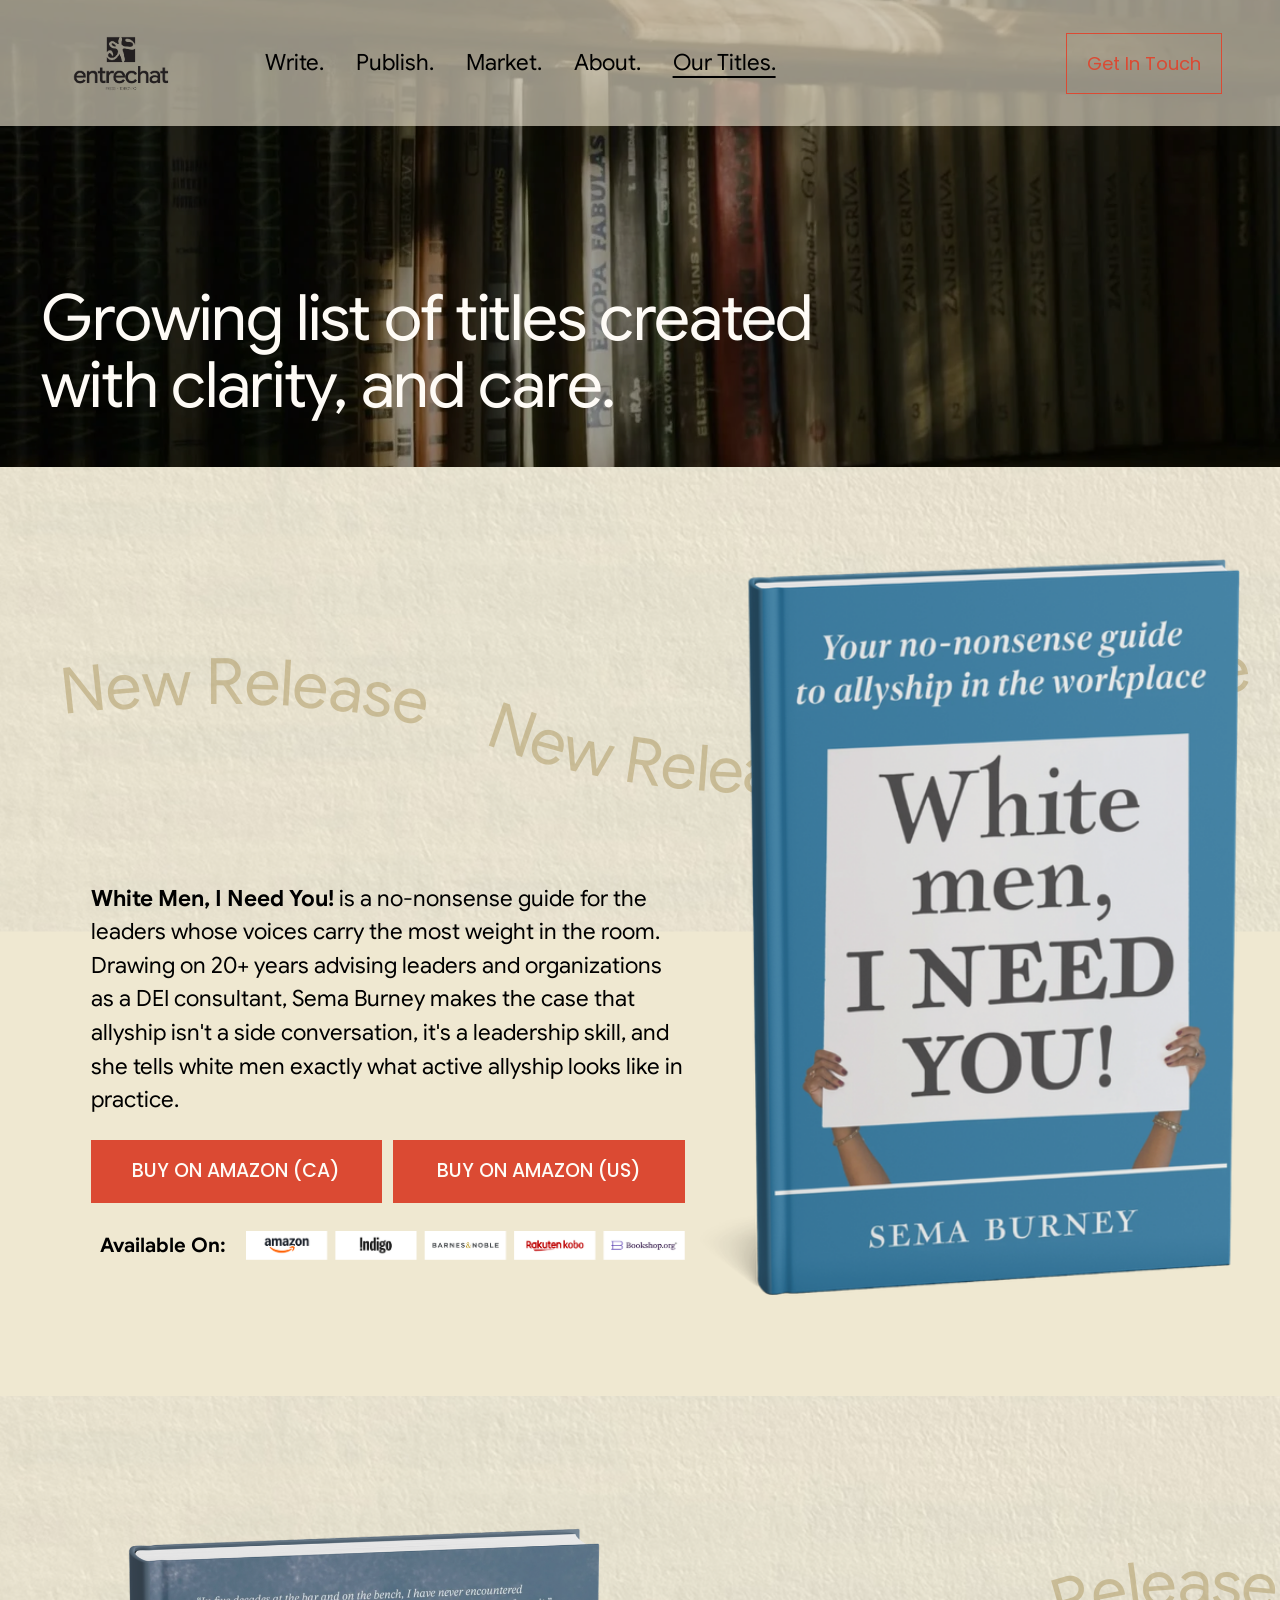
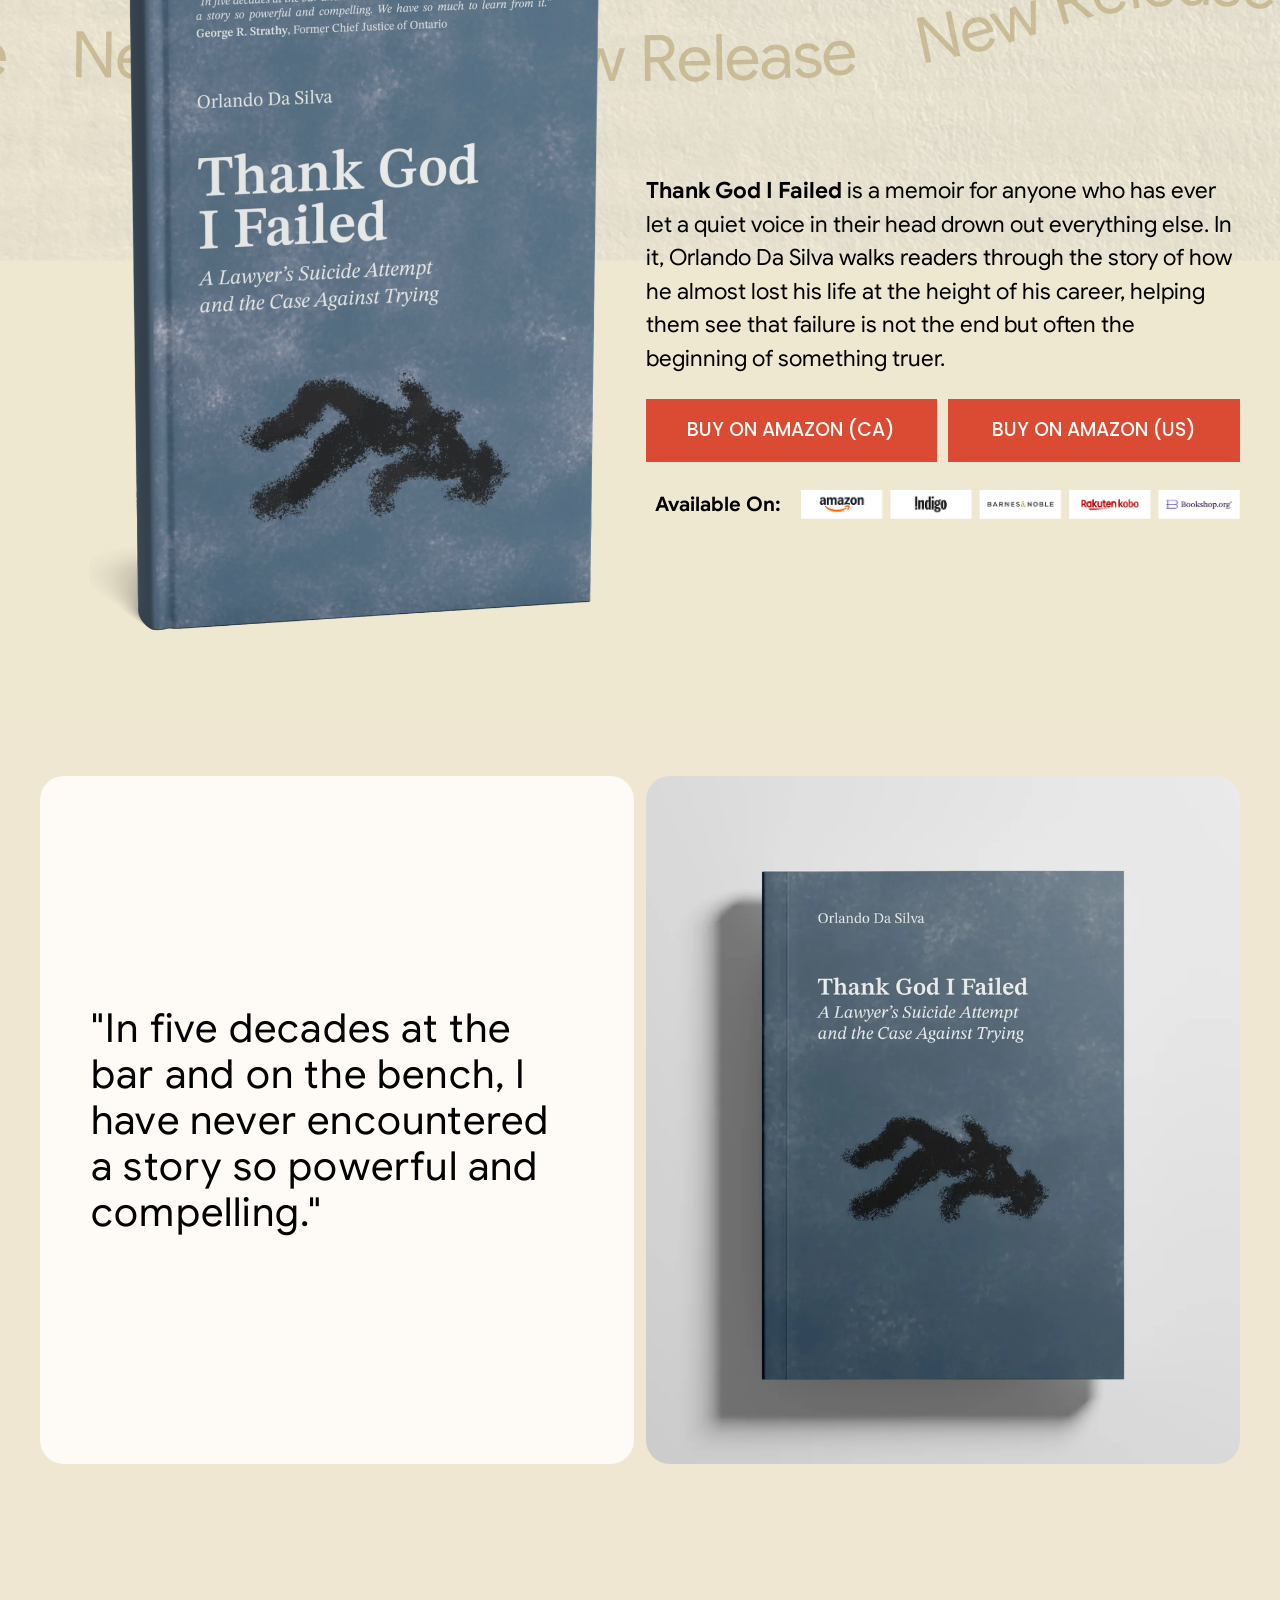
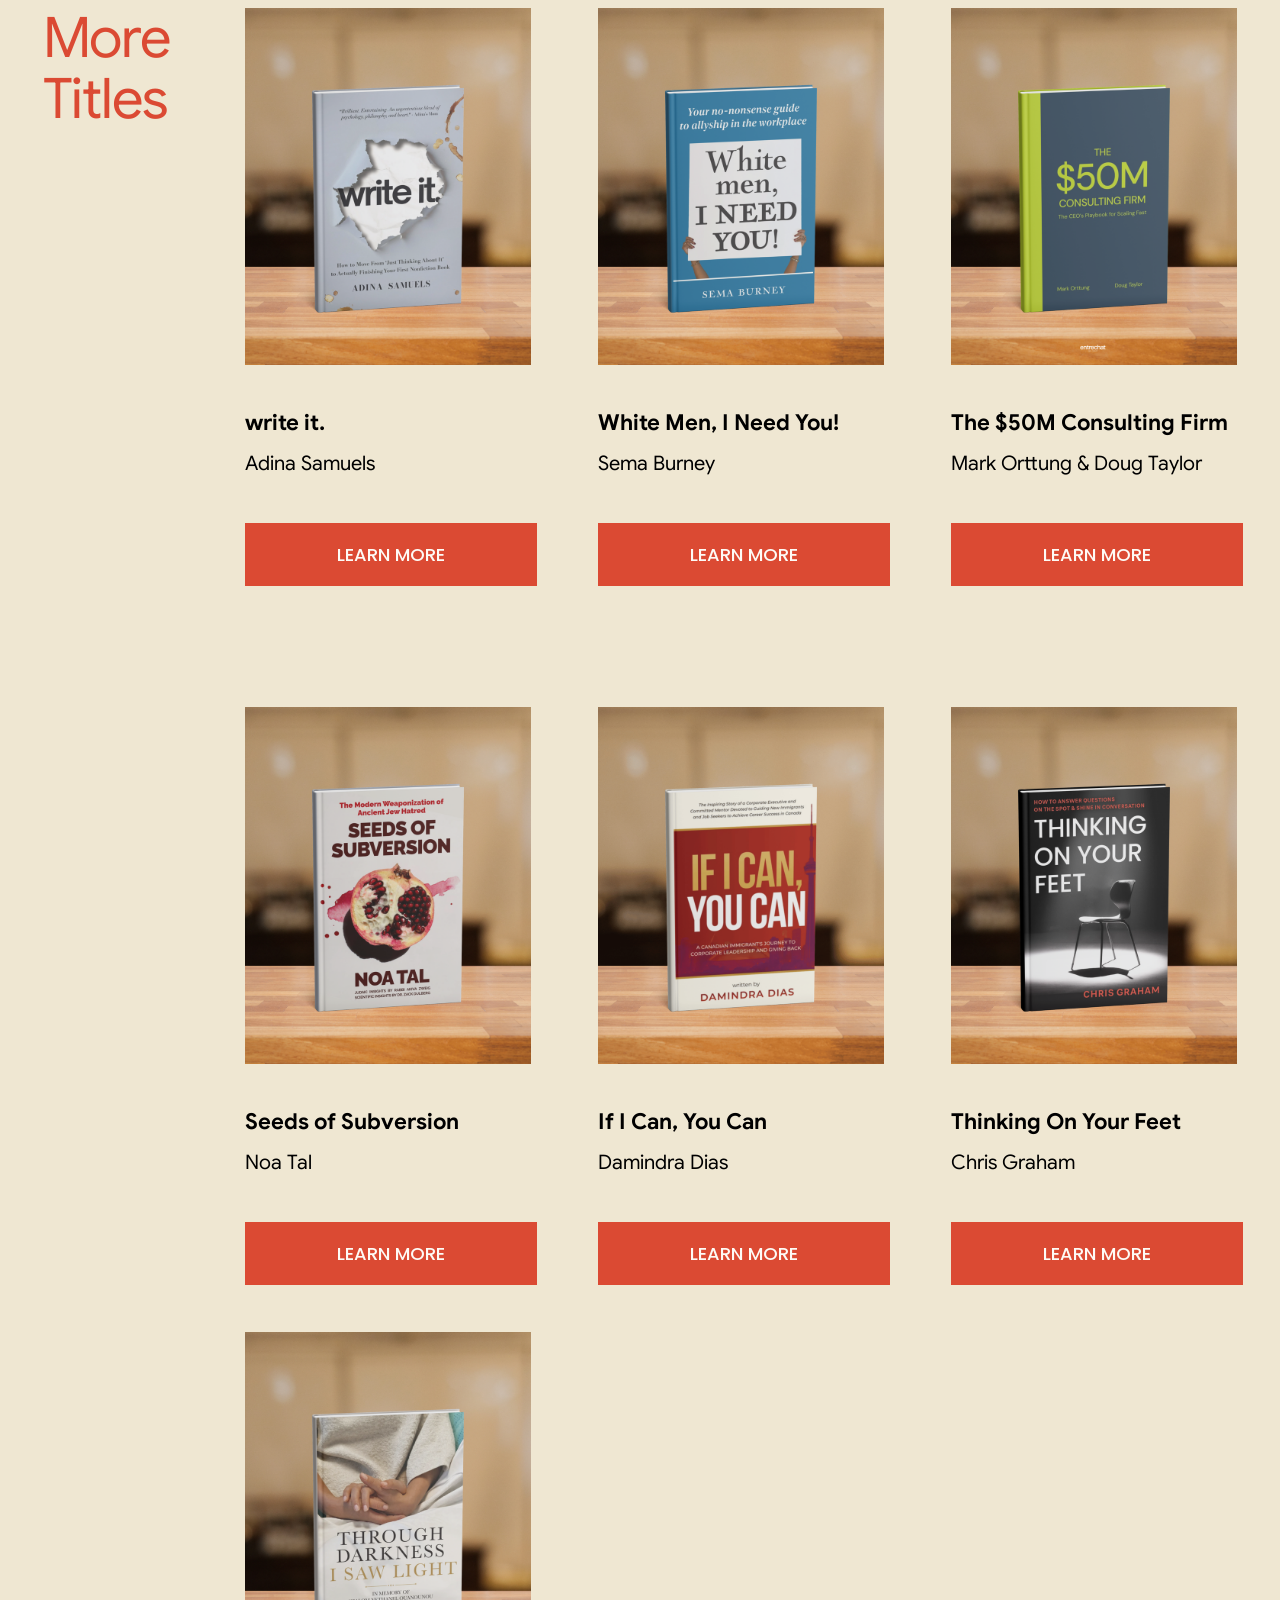
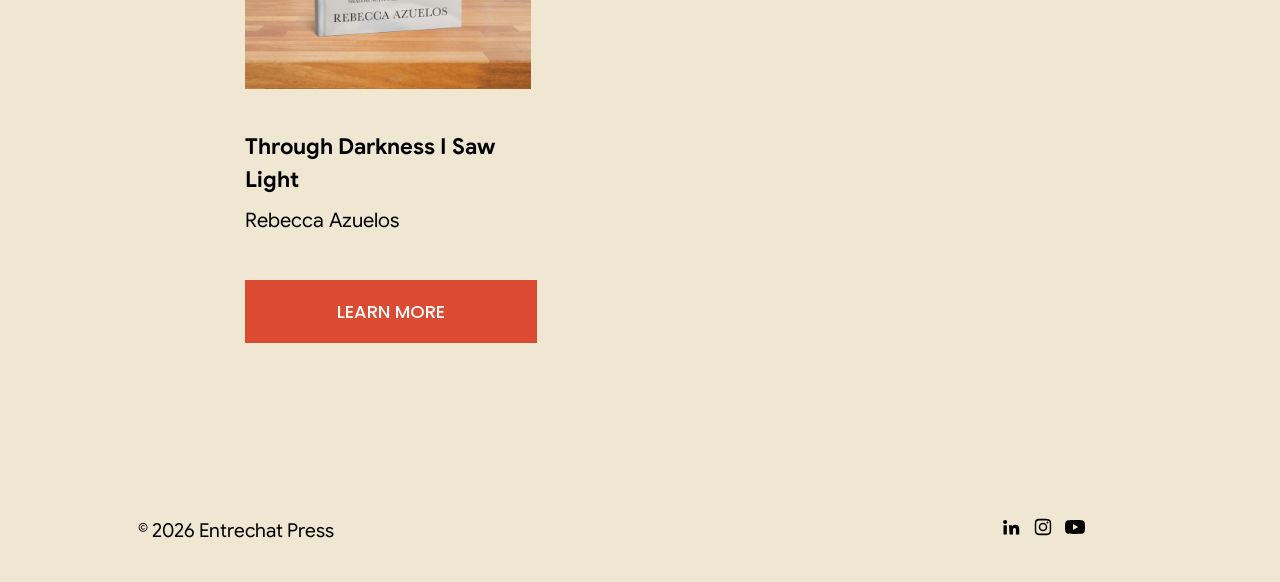
<file: our-books.html>
<!doctype html>
<html lang="en-CA">
<head>
<meta charset="utf-8">
<meta name="viewport" content="width=device-width, initial-scale=1">
<title>Our Titles | Start Writing Today — Explore Our Titles — Entrechat Press</title>
<link rel="icon" href="images/logo.png">
<link rel="stylesheet" href="css/style.css?v=19">
</head>
<body>
<a class="skip" href="#page">Skip to Content</a>

<header class="site-header">
  <div class="inner">
    <a class="logo" href="index.html"><img src="images/logo.png" alt="Entrechat Press"></a>
    <nav>
      <a href="write.html">Write.</a>
      <a href="publish.html">Publish.</a>
      <a href="market.html">Market.</a>
      <a href="about.html">About.</a>
      <a href="our-books.html" class="active">Our Titles.</a>
    </nav>
    <a class="header-btn" href="contact.html">Get In Touch</a>
    <button class="menu-toggle" aria-label="Open menu">&#9776;</button>
  </div>
</header>

<main id="page">

  <section class="page-hero books-hero" style="background-image:url('images/books-hero.jpg')">
    <h1>Growing list of titles created with clarity, and care.</h1>
  </section>

  <section class="release r1">
    <div class="stage narrow">
      <svg class="marquee" style="top:198px" viewBox="0 0 1410 150" preserveAspectRatio="none" aria-hidden="true">
        <path id="wave1" d="M-200 120 C 150 20, 400 20, 560 80 S 950 150, 1150 70 S 1500 20, 1700 60" fill="none"/>
        <text><textPath href="#wave1">New Release&#8195;New Release&#8195;New Release&#8195;New Release&#8195;New Release&#8195;New Release&#8195;New Release&#8195;New Release&#8195;</textPath></text>
      </svg>
      <h2 class="sr-only">New Release</h2>
      <img class="abs book" style="left:770px;top:92px;width:542px" src="images/books/sema-book.png" alt="White Men, I Need You! by Sema Burney">
      <div class="abs info" style="left:163px;top:415px">
        <p><strong>White Men, I Need You!</strong> is a no-nonsense guide for the leaders whose voices carry the most weight in the room. Drawing on 20+ years advising leaders and organizations as a DEI consultant, Sema Burney makes the case that allyship isn't a side conversation, it's a leadership skill, and she tells white men exactly what active allyship looks like in practice.</p>
        <div class="buy">
          <a class="btn btn-solid" href="https://www.amazon.ca/White-Men-Need-You-no-nonsense/dp/1067369929/" target="_blank" rel="noopener">BUY ON AMAZON (CA)</a>
          <a class="btn btn-solid" href="https://www.amazon.com/White-Men-Need-You-no-nonsense/dp/1067369929/" target="_blank" rel="noopener">BUY ON AMAZON (US)</a>
        </div>
        <div class="avail"><strong>Available On:</strong><img src="images/books/available-on.png" alt="Amazon, Indigo, Barnes &amp; Noble, Rakuten Kobo, Bookshop.org"></div>
      </div>
    </div>
  </section>

  <section class="release r2">
    <div class="stage narrow">
      <svg class="marquee" style="top:174px" viewBox="0 0 1410 150" preserveAspectRatio="none" aria-hidden="true">
        <path id="wave2" d="M-200 105 C 200 105, 500 115, 800 110 S 1100 40, 1250 35 S 1500 80, 1700 90" fill="none"/>
        <text><textPath href="#wave2">New Release&#8195;New Release&#8195;New Release&#8195;New Release&#8195;New Release&#8195;New Release&#8195;New Release&#8195;New Release&#8195;</textPath></text>
      </svg>
      <h2 class="sr-only">New Release</h2>
      <img class="abs book" style="left:162px;top:103px;width:544px" src="images/books/orlando-book.png" alt="Thank God I Failed">
      <div class="abs info" style="left:718px;top:378px">
        <p><strong>Thank God I Failed</strong> is a memoir for anyone who has ever let a quiet voice in their head drown out everything else. In it, Orlando Da Silva walks readers through the story of how he almost lost his life at the height of his career, helping them see that failure is not the end but often the beginning of something truer.</p>
        <div class="buy">
          <a class="btn btn-solid" href="https://www.amazon.ca/Thank-God-Failed-Lawyers-Suicide/dp/1067369953/" target="_blank" rel="noopener">BUY ON AMAZON (CA)</a>
          <a class="btn btn-solid" href="https://www.amazon.com/Thank-God-Failed-Lawyers-Suicide/dp/1067369953/" target="_blank" rel="noopener">BUY ON AMAZON (US)</a>
        </div>
        <div class="avail"><strong>Available On:</strong><img src="images/books/available-on.png" alt="Amazon, Indigo, Barnes &amp; Noble, Rakuten Kobo, Bookshop.org"></div>
      </div>
    </div>
  </section>

  <section class="books-quote">
    <div class="q-card"><h3>"In five decades at the bar and on the bench, I have never encountered a story so powerful and compelling."</h3></div>
    <div class="q-img"><img src="images/books/orlando-mockup.jpg" alt="Thank God I Failed by Orlando Da Silva"></div>
  </section>

  <section class="more-titles">
    <h2>More Titles</h2>
    <div class="title-grid">
      <div class="title"><img src="images/books/grid-1.png" alt="write it. by Adina Samuels"><p class="name"><strong>write it.</strong></p><p>Adina Samuels</p><a class="btn btn-solid" href="write-it-adina-samuels.html">LEARN MORE</a></div>
      <div class="title"><img src="images/books/grid-2.png" alt="White Men, I Need You! by Sema Burney"><p class="name"><strong>White Men, I Need You!</strong></p><p>Sema Burney</p><a class="btn btn-solid" href="white-men-i-need-you-sema-burney.html">LEARN MORE</a></div>
      <div class="title"><img src="images/books/grid-50m.png" alt="The $50M Consulting Firm by Mark Orttung and Doug Taylor"><p class="name"><strong>The $50M Consulting Firm</strong></p><p>Mark Orttung &amp; Doug Taylor</p><a class="btn btn-solid" href="the-50m-consulting-firm-mark-orttung-doug-taylor.html">LEARN MORE</a></div>
      <div class="title"><img src="images/books/grid-seeds.png" alt="Seeds of Subversion by Noa Tal"><p class="name"><strong>Seeds of Subversion</strong></p><p>Noa Tal</p><a class="btn btn-solid" href="seeds-of-subversion-noa-tal.html">LEARN MORE</a></div>
      <div class="title"><img src="images/books/grid-mockup-a.png" alt="If I Can, You Can by Damindra Dias"><p class="name"><strong>If I Can, You Can</strong></p><p>Damindra Dias</p><a class="btn btn-solid" href="if-i-can-you-can-damindra-dias.html">LEARN MORE</a></div>
      <div class="title"><img src="images/books/grid-mockup-b.png" alt="Thinking On Your Feet by Chris Graham"><p class="name"><strong>Thinking On Your Feet</strong></p><p>Chris Graham</p><a class="btn btn-solid" href="thinking-on-your-feet-chris-graham.html">LEARN MORE</a></div>
      <div class="title"><img src="images/books/grid-mockup-c.png" alt="Through Darkness I Saw Light by Rebecca Azuelos"><p class="name"><strong>Through Darkness I Saw Light</strong></p><p>Rebecca Azuelos</p><a class="btn btn-solid" href="through-darkness-i-saw-light-rebecca-azuelos.html">LEARN MORE</a></div>
    </div>
  </section>

</main>

<footer class="site-footer">
  <p>© 2026 Entrechat Press</p>
  <nav class="social" aria-label="Social">
    <a href="https://www.linkedin.com/in/adinasamuels/" target="_blank" rel="noopener" aria-label="LinkedIn"><svg viewBox="0 0 24 24"><path d="M4.98 3.5a2.5 2.5 0 1 1 0 5 2.5 2.5 0 0 1 0-5zM3 9.75h4v11.25H3zM9.5 9.75h3.8v1.6h.05c.53-1 1.83-2.05 3.77-2.05 4.03 0 4.78 2.65 4.78 6.1V21h-4v-5c0-1.2-.02-2.73-1.66-2.73-1.67 0-1.92 1.3-1.92 2.64V21h-4z"/></svg></a>
    <a href="https://www.instagram.com/adinasamuels/?hl=en" target="_blank" rel="noopener" aria-label="Instagram"><svg viewBox="0 0 24 24"><path d="M12 2.2c3.2 0 3.58 0 4.85.07 3.25.15 4.77 1.69 4.92 4.92.06 1.27.07 1.65.07 4.85s0 3.58-.07 4.85c-.15 3.23-1.66 4.77-4.92 4.92-1.27.06-1.65.07-4.85.07s-3.58 0-4.85-.07c-3.26-.15-4.77-1.7-4.92-4.92C2.17 15.58 2.16 15.2 2.16 12s0-3.58.07-4.85C2.38 3.92 3.9 2.38 7.15 2.23 8.42 2.17 8.8 2.16 12 2.16zm0 2c-3.15 0-3.5 0-4.74.07-2.2.1-3.22 1.14-3.32 3.32C3.88 8.83 3.87 9.2 3.87 12s0 3.17.07 4.41c.1 2.17 1.12 3.22 3.32 3.32 1.24.06 1.6.07 4.74.07s3.5 0 4.74-.07c2.2-.1 3.22-1.15 3.32-3.32.06-1.24.07-1.6.07-4.41s0-3.17-.07-4.41c-.1-2.18-1.13-3.22-3.32-3.32C15.5 4.2 15.15 4.2 12 4.2zm0 2.67a5.13 5.13 0 1 1 0 10.26 5.13 5.13 0 0 1 0-10.26zm0 1.8a3.33 3.33 0 1 0 0 6.66 3.33 3.33 0 0 0 0-6.66zm5.34-3.2a1.2 1.2 0 1 1 0 2.4 1.2 1.2 0 0 1 0-2.4z"/></svg></a>
    <a href="https://www.youtube.com/@adinasamuels" target="_blank" rel="noopener" aria-label="YouTube"><svg viewBox="0 0 24 24"><path d="M23.5 6.2a3 3 0 0 0-2.1-2.1C19.5 3.6 12 3.6 12 3.6s-7.5 0-9.4.5A3 3 0 0 0 .5 6.2 31.5 31.5 0 0 0 0 12a31.5 31.5 0 0 0 .5 5.8 3 3 0 0 0 2.1 2.1c1.9.5 9.4.5 9.4.5s7.5 0 9.4-.5a3 3 0 0 0 2.1-2.1A31.5 31.5 0 0 0 24 12a31.5 31.5 0 0 0-.5-5.8zM9.6 15.6V8.4l6.3 3.6z"/></svg></a>
  </nav>
</footer>

<script src="js/site.js?v=8"></script>
</body>
</html>
</file>
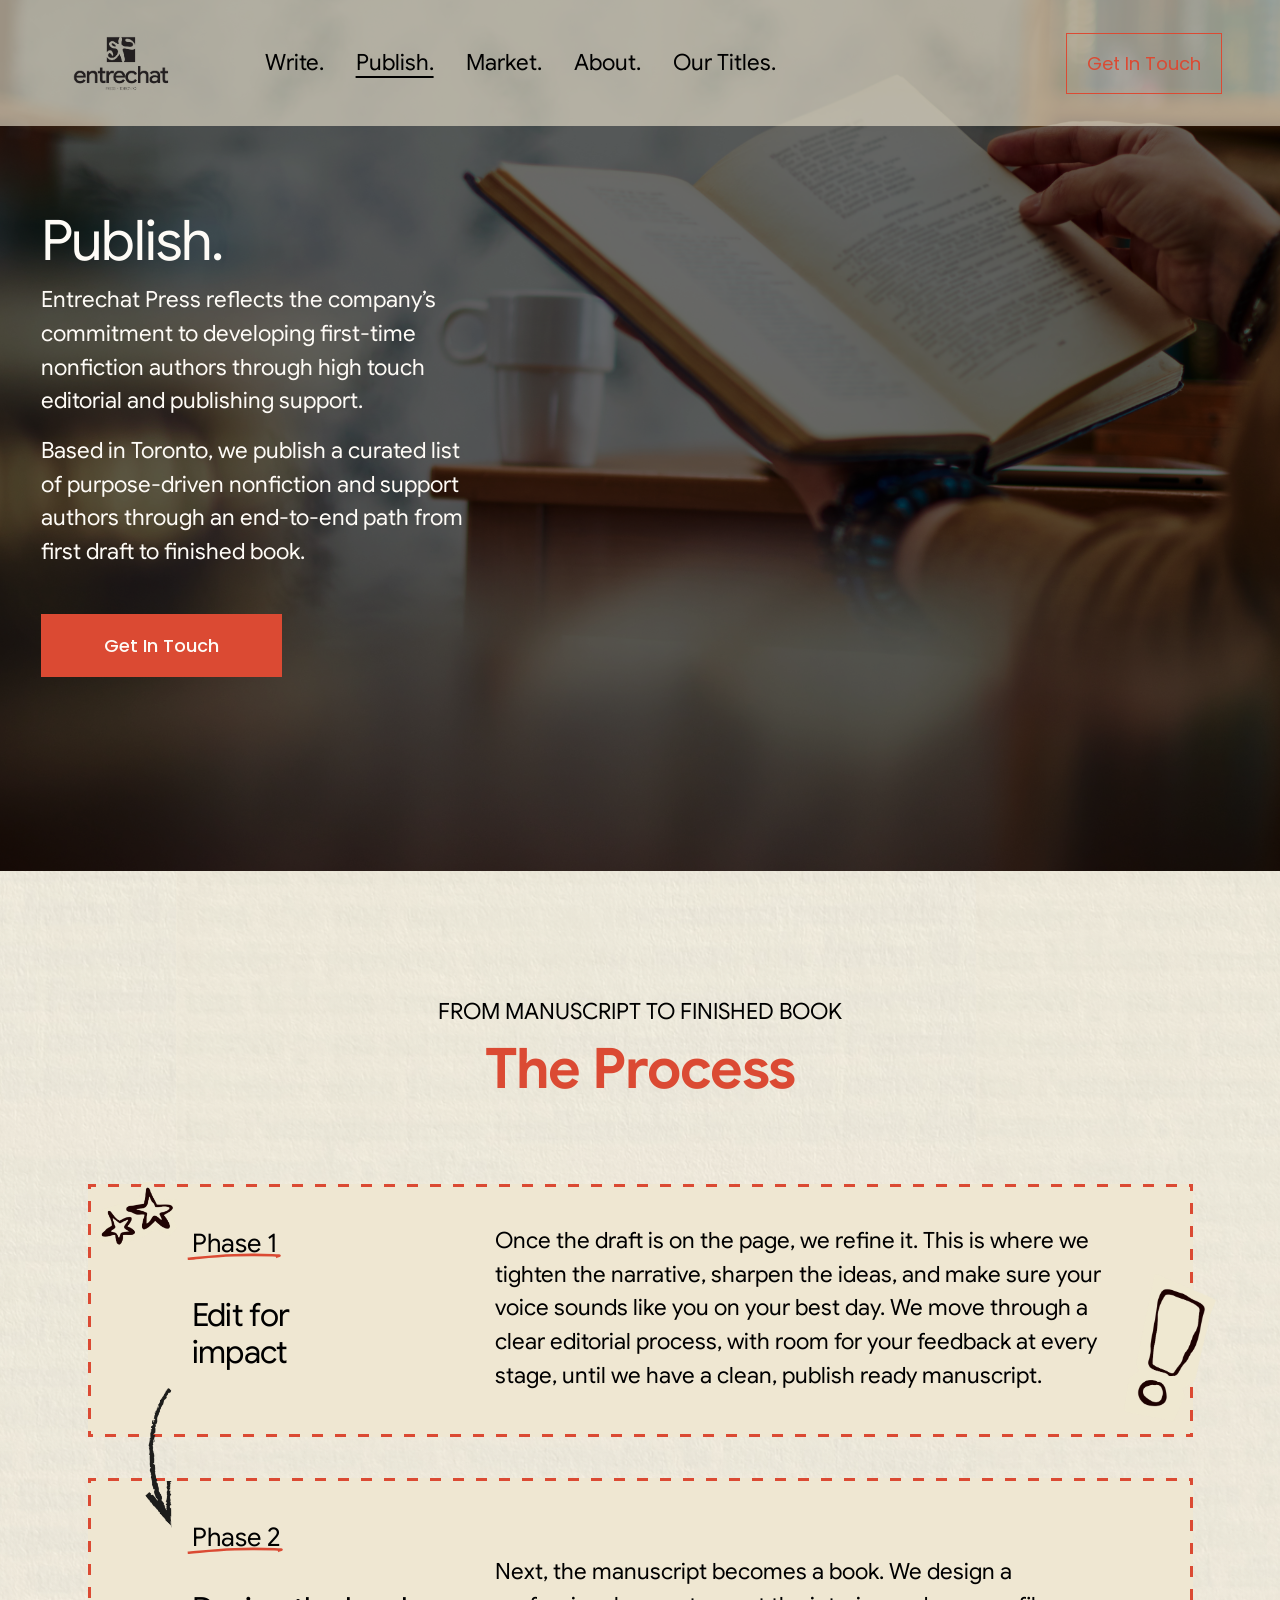
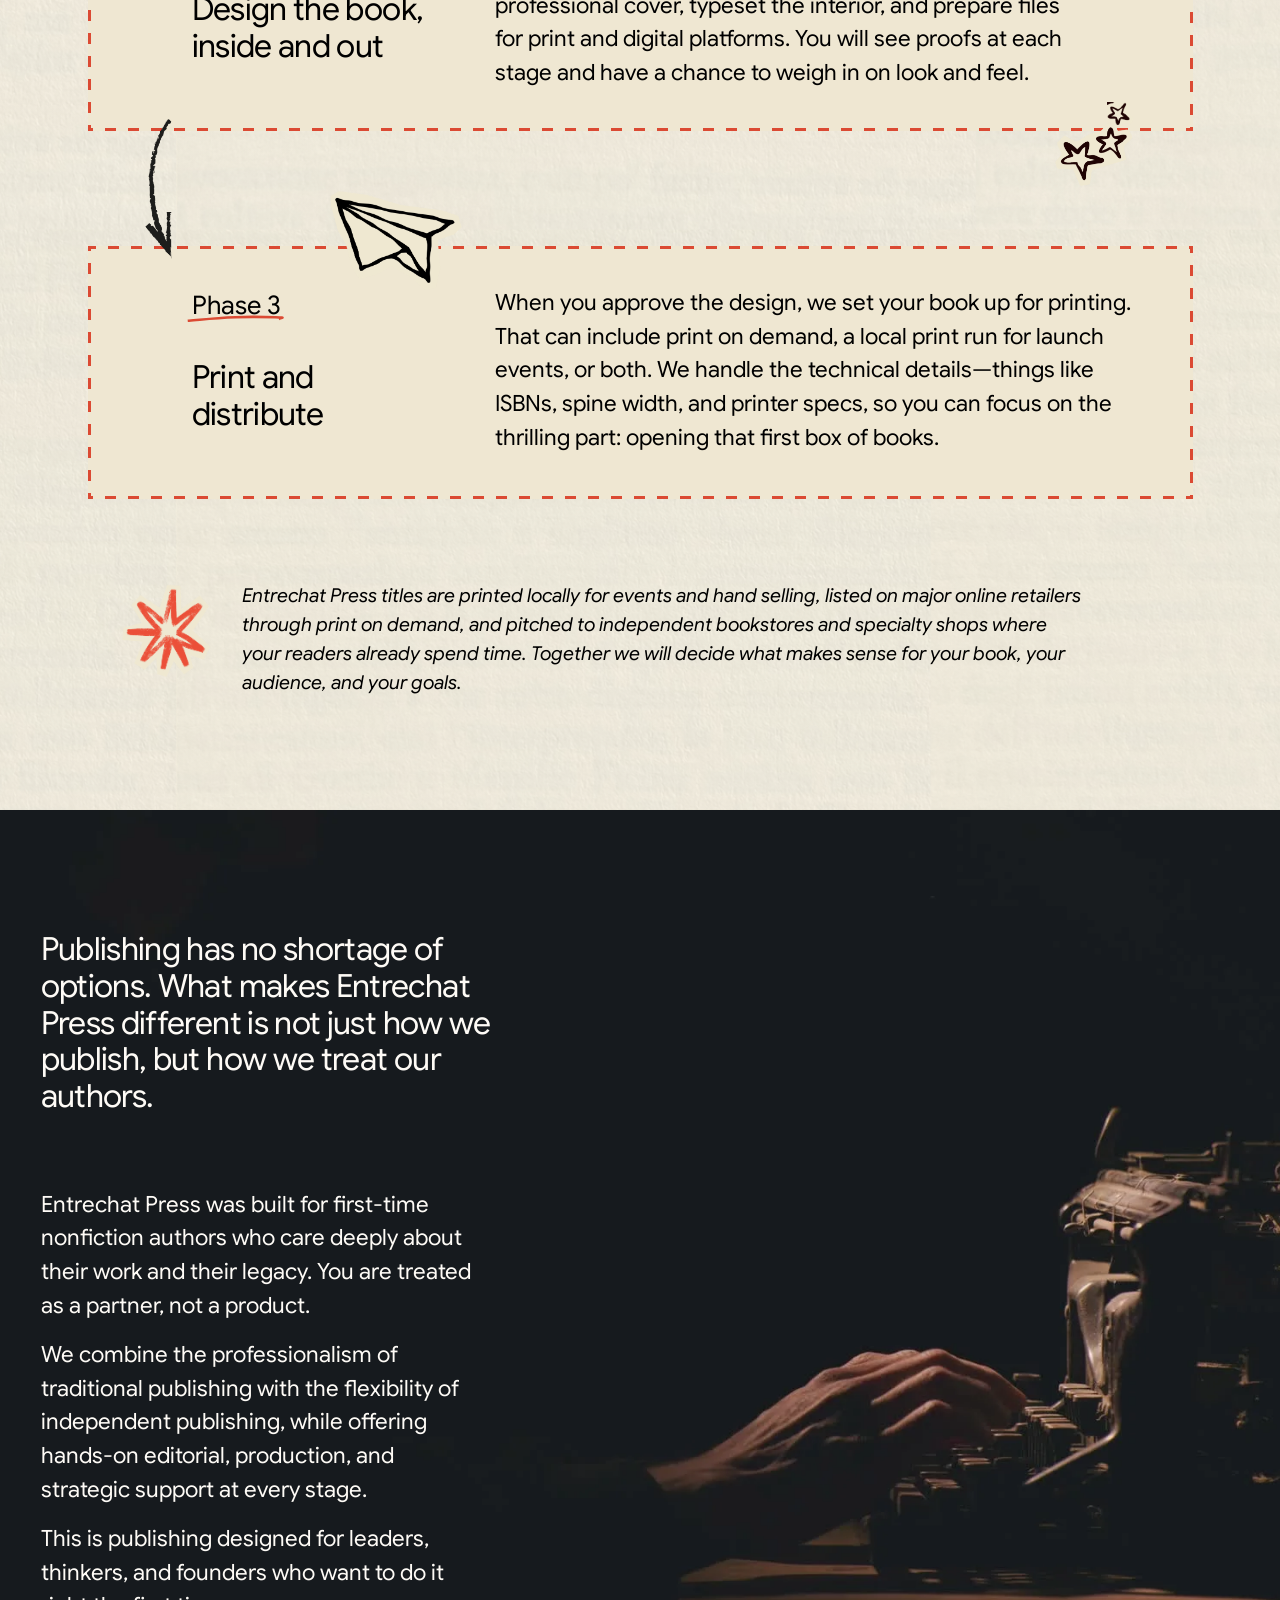
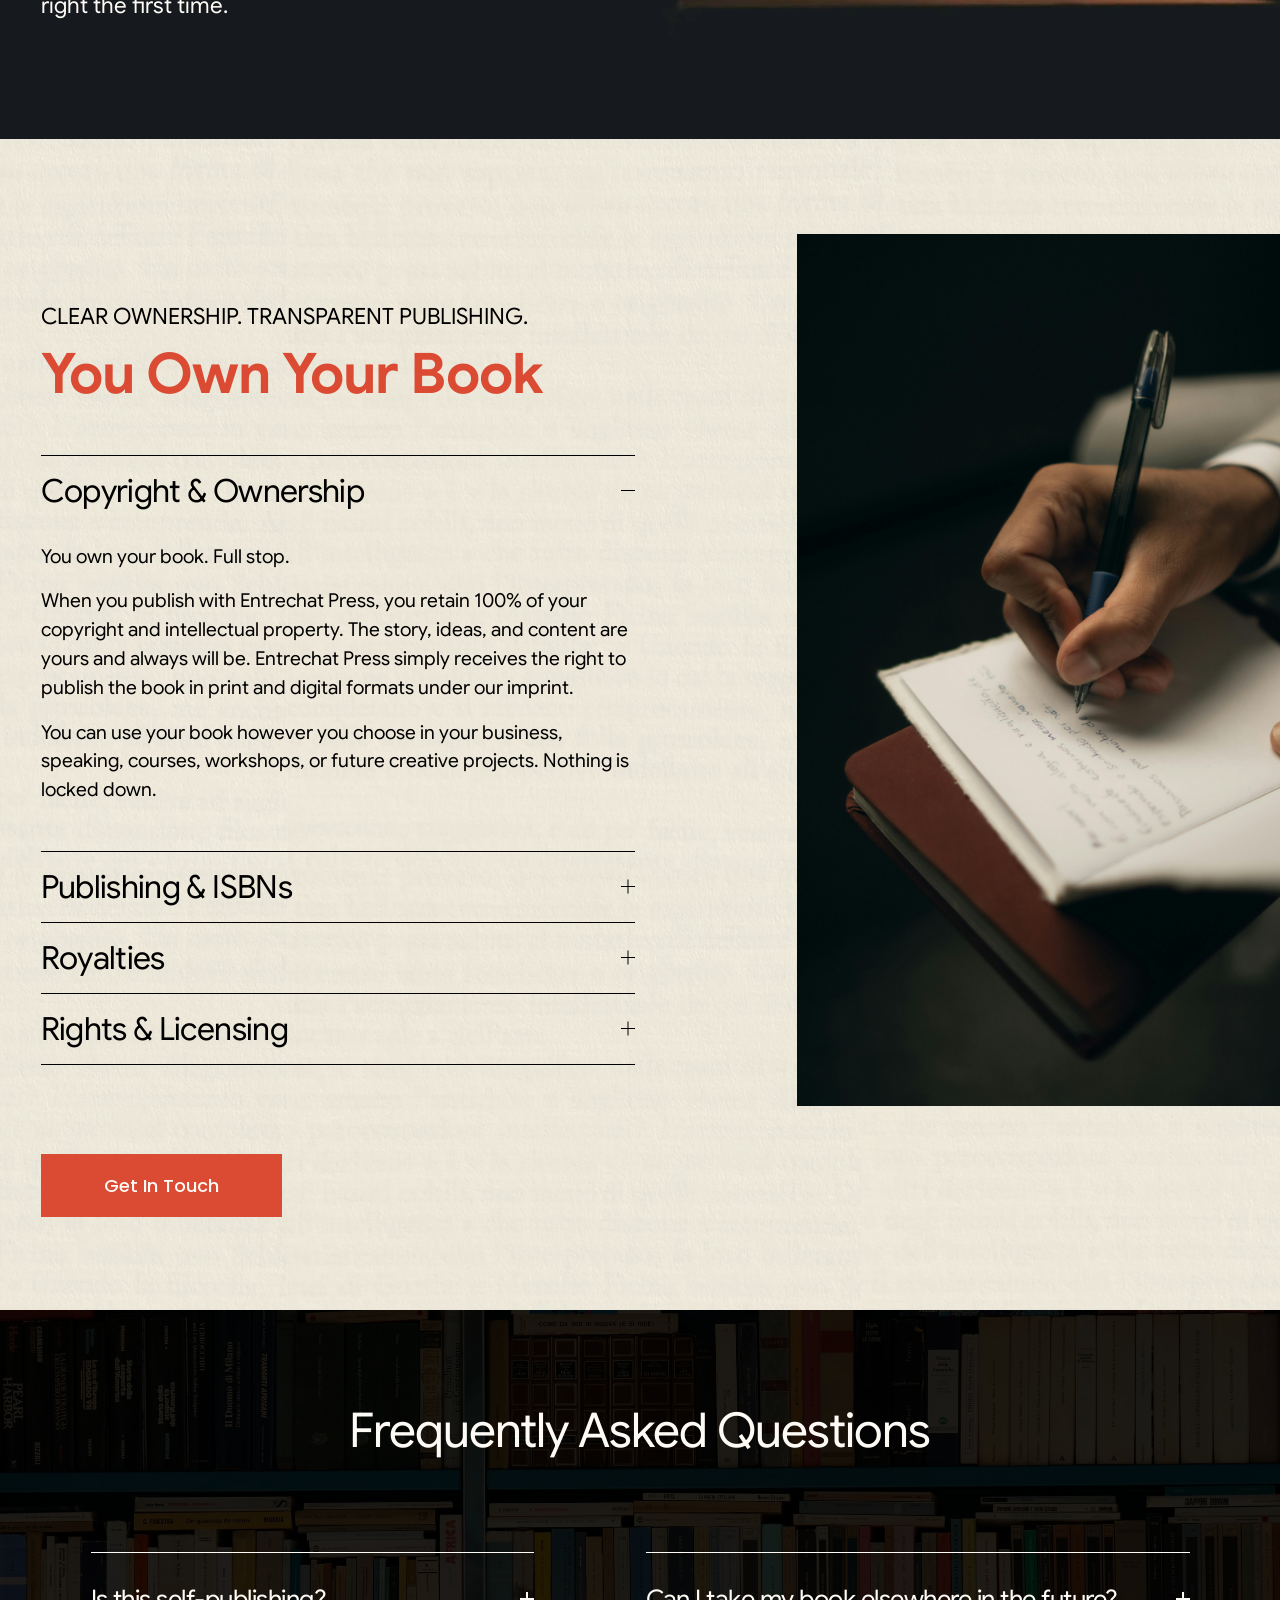
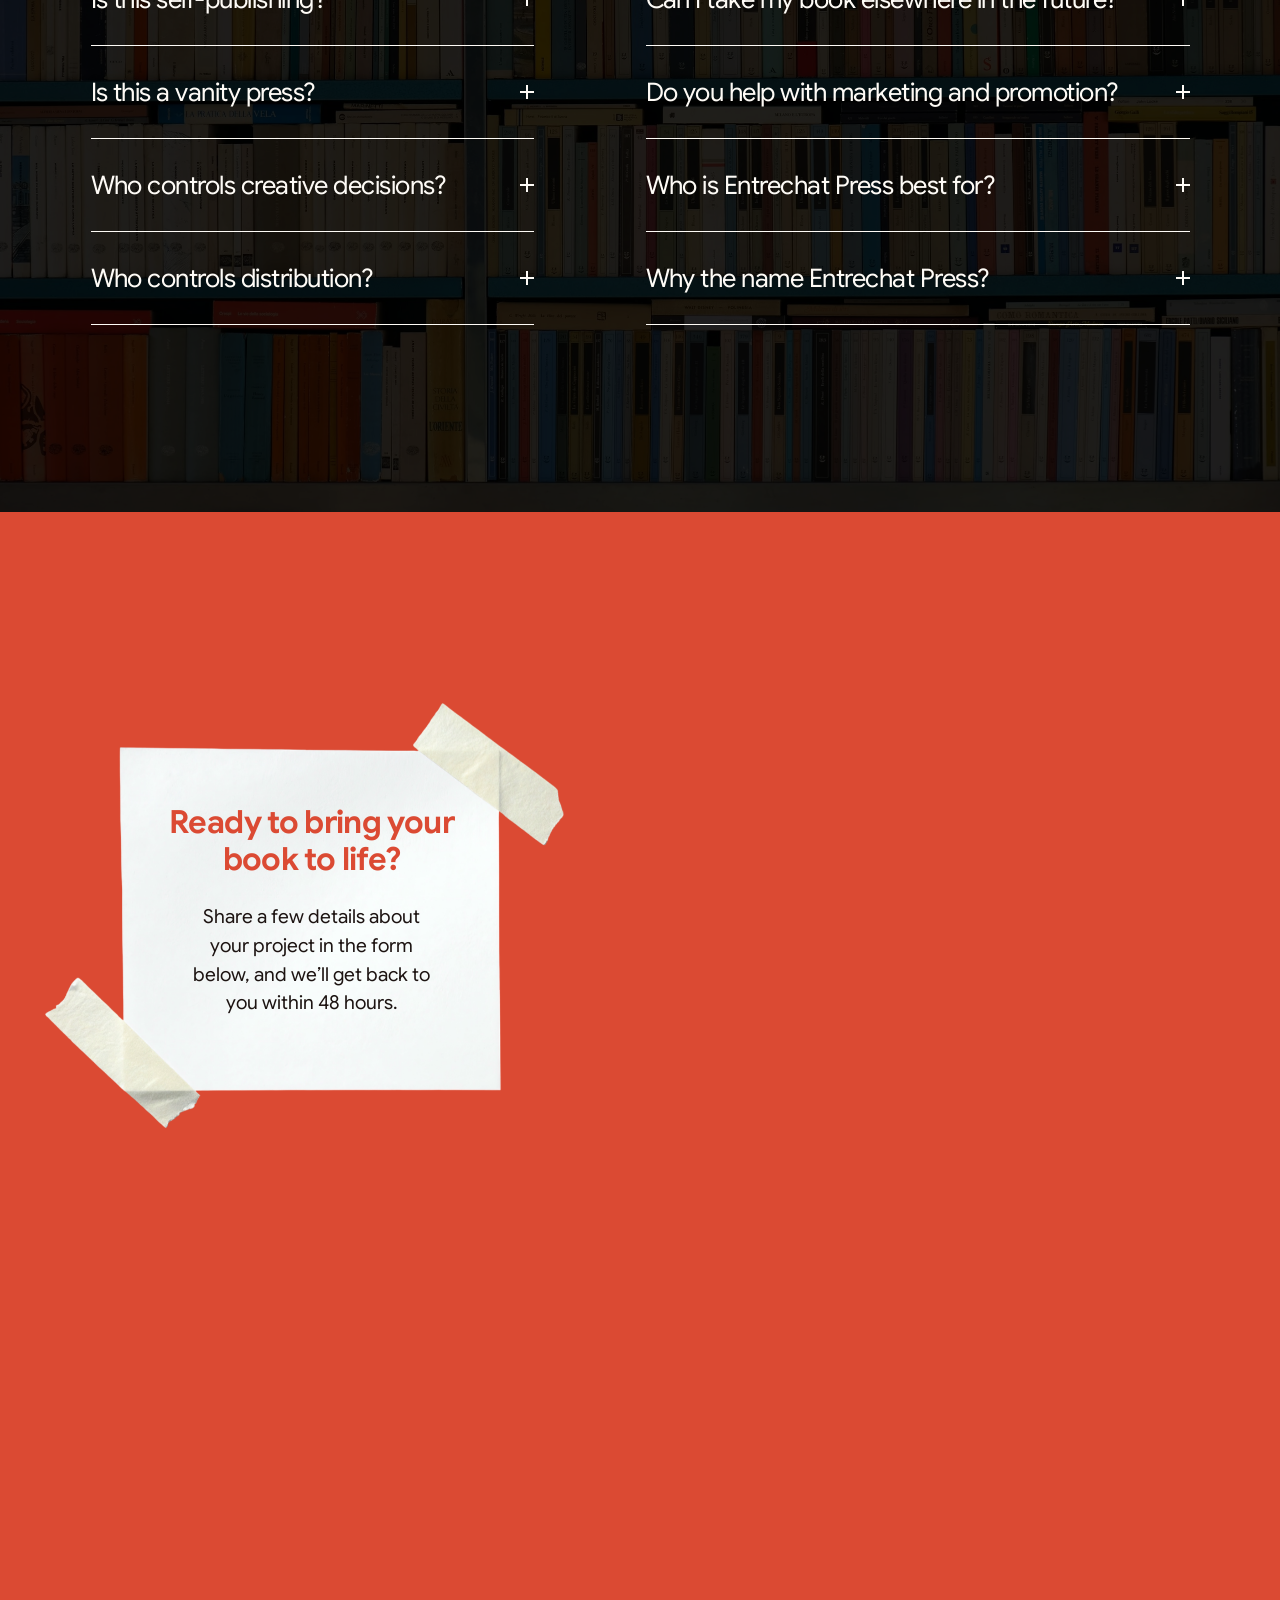
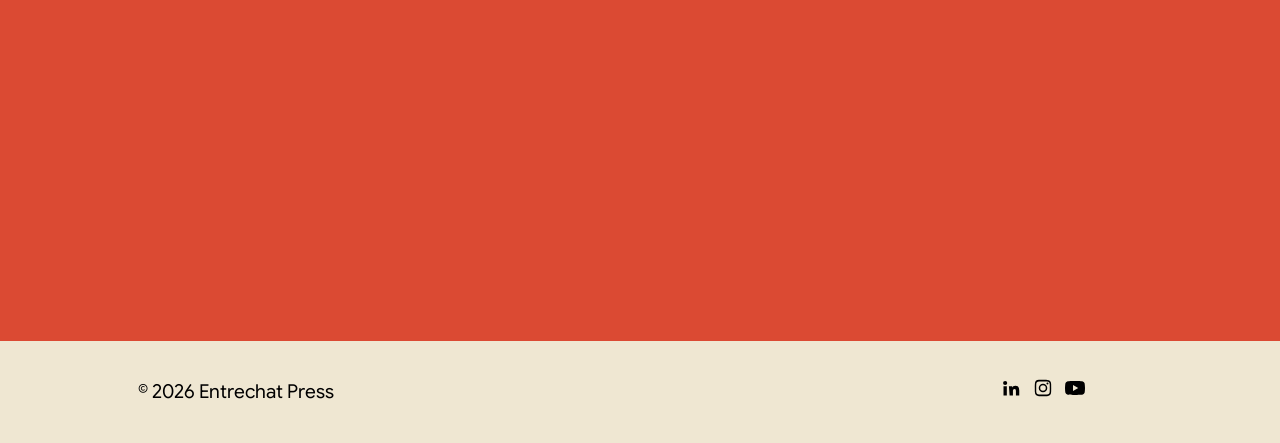
<file: publish.html>
<!doctype html>
<html lang="en-CA">
<head>
<meta charset="utf-8">
<meta name="viewport" content="width=device-width, initial-scale=1">
<title>Publish. | Empower Your Publishing Journey — Get Started Today — Entrechat Press</title>
<link rel="icon" href="images/logo.png">
<link rel="stylesheet" href="css/style.css?v=19">
</head>
<body>
<a class="skip" href="#page">Skip to Content</a>

<header class="site-header">
  <div class="inner">
    <a class="logo" href="index.html"><img src="images/logo.png" alt="Entrechat Press"></a>
    <nav>
      <a href="write.html">Write.</a>
      <a href="publish.html" class="active">Publish.</a>
      <a href="market.html">Market.</a>
      <a href="about.html">About.</a>
      <a href="our-books.html">Our Titles.</a>
    </nav>
    <a class="header-btn" href="contact.html">Get In Touch</a>
    <button class="menu-toggle" aria-label="Open menu">&#9776;</button>
  </div>
</header>

<main id="page">

  <section class="page-hero pub-hero" style="background-image:url('images/publish-hero.png');background-position:49.1% 20.8%">
    <h1>Publish.</h1>
    <p>Entrechat Press reflects the company’s commitment to developing first-time nonfiction authors through high touch editorial and publishing support.</p>
    <p>Based in Toronto, we publish a curated list of purpose-driven nonfiction and support authors through an end-to-end path from first draft to finished book.</p>
    <a class="btn btn-solid" href="contact.html">Get In Touch</a>
  </section>

  <section class="paper pub-process">
    <div class="stage">
      <div class="abs process-head">
        <p class="eyebrow-c">From manuscript to finished book</p>
        <h2 class="h2-red">The Process</h2>
      </div>

      <div class="abs pub-card dash-box thick" style="top:316px">
        <p class="phase"><span class="hl">Phase 1<svg viewBox="0 0 100 100" preserveAspectRatio="none" aria-hidden="true"><path d="M 0,99 c 12.5,-2.75 25,-8.5 50,-11 c 25,-2.5 38,0 50,1 c 2.4,0.2 -1.9,2.85 -2,3"/></svg></span></p>
        <h4>Edit for impact</h4>
        <p class="text">Once the draft is on the page, we refine it. This is where we tighten the narrative, sharpen the ideas, and make sure your voice sounds like you on your best day. We move through a clear editorial process, with room for your feedback at every stage, until we have a clean, publish ready manuscript.</p>
      </div>
      <div class="abs pub-card dash-box thick" style="top:610px">
        <p class="phase"><span class="hl">Phase 2<svg viewBox="0 0 100 100" preserveAspectRatio="none" aria-hidden="true"><path d="M 0,99 c 12.5,-2.75 25,-8.5 50,-11 c 25,-2.5 38,0 50,1 c 2.4,0.2 -1.9,2.85 -2,3"/></svg></span></p>
        <h4 style="width:241px">Design the book, inside and out</h4>
        <p class="text" style="top:74px;width:594px">Next, the manuscript becomes a book. We design a professional cover, typeset the interior, and prepare files for print and digital platforms. You will see proofs at each stage and have a chance to weigh in on look and feel.</p>
      </div>
      <div class="abs pub-card dash-box thick" style="top:978px">
        <p class="phase"><span class="hl">Phase 3<svg viewBox="0 0 100 100" preserveAspectRatio="none" aria-hidden="true"><path d="M 0,99 c 12.5,-2.75 25,-8.5 50,-11 c 25,-2.5 38,0 50,1 c 2.4,0.2 -1.9,2.85 -2,3"/></svg></span></p>
        <h4>Print and distribute</h4>
        <p class="text">When you approve the design, we set your book up for printing. That can include print on demand, a local print run for launch events, or both. We handle the technical details—things like ISBNs, spine width, and printer specs, so you can focus on the thrilling part: opening that first box of books.</p>
      </div>

      <img class="abs sticker" style="left:113px;top:294px;width:191px;height:107px" src="images/stickers/pub-41a.png" alt="Line drawing of two star-shaped cookies with icing outlines.">
      <img class="abs sticker" style="left:187px;top:500px;width:91px;height:173px" src="images/stickers/pub-43.png" alt="A black arrow pointing downward with a curved line extending upward from the arrow's tail.">
      <img class="abs sticker" style="left:1172px;top:396px;width:140px;height:161px" src="images/stickers/pub-39a.png" alt="Hand-drawn exclamation mark on a piece of paper.">
      <img class="abs sticker" style="left:1079px;top:831px;width:176px;height:99px" src="images/stickers/pub-41b.png" alt="Two star-shaped stickers with dark outlines and light centers.">
      <img class="abs sticker" style="left:1179px;top:831px;width:26px;height:26px" src="images/stickers/pub-41c.png" alt="Black outline of a star-shaped object on a white background.">
      <img class="abs sticker" style="left:187px;top:831px;width:91px;height:173px" src="images/stickers/pub-43.png" alt="Drawing of a curved arrow pointing downwards.">
      <img class="abs sticker" style="left:365px;top:884px;width:191px;height:179px" src="images/stickers/pub-41d.png" alt="A drawing of a paper airplane outlined in black on a black background.">
      <img class="abs sticker" style="left:176px;top:1310px;width:115px;height:99px" src="images/stickers/pub-39b.png" alt="A stylized red explosion or burst graphic with a white outline on a black background.">
      <p class="abs pub-note"><em>Entrechat Press titles are printed locally for events and hand selling, listed on major online retailers through print on demand, and pitched to independent bookstores and specialty shops where your readers already spend time. Together we will decide what makes sense for your book, your audience, and your goals.</em></p>
    </div>
  </section>

  <section class="pub-dark">
    <div class="stage">
      <h4 class="abs lead">Publishing has no shortage of options. What makes Entrechat Press different is not just how we publish, but how we treat our authors.</h4>
      <div class="abs body">
        <p>Entrechat Press was built for first-time nonfiction authors who care deeply about their work and their legacy. You are treated as a partner, not a product.</p>
        <p>We combine the professionalism of traditional publishing with the flexibility of independent publishing, while offering hands-on editorial, production, and strategic support at every stage.</p>
        <p>This is publishing designed for leaders, thinkers, and founders who want to do it right the first time.</p>
      </div>
    </div>
  </section>

  <section class="paper pub-own">
    <div class="stage">
      <div class="abs own-text">
        <p class="eyebrow">Clear ownership. Transparent publishing.</p>
        <h2 class="h2-red">You Own Your Book</h2>
        <div class="acc dark">
          <div class="acc-item open"><button aria-expanded="true">Copyright &amp; Ownership<span class="icon"></span></button><div class="answer"><p>You own your book. Full stop.</p><p>When you publish with Entrechat Press, you retain 100% of your copyright and intellectual property. The story, ideas, and content are yours and always will be. Entrechat Press simply receives the right to publish the book in print and digital formats under our imprint.</p><p>You can use your book however you choose in your business, speaking, courses, workshops, or future creative projects. Nothing is locked down.</p></div></div>
          <div class="acc-item"><button aria-expanded="false">Publishing &amp; ISBNs<span class="icon"></span></button><div class="answer"><p>All books published through Entrechat Press use ISBNs registered to the imprint.<br>This ensures your book enters the market professionally, with accurate metadata, industry-standard cataloguing, and consistent branding across all editions.</p><p>Authors remain the full copyright holders. Entrechat Press simply holds publishing rights for print and digital formats.</p></div></div>
          <div class="acc-item"><button aria-expanded="false">Royalties<span class="icon"></span></button><div class="answer"><p>Authors receive the majority of net royalties from book sales.</p><p>Royalty splits are clearly outlined in your publishing agreement and vary depending on production costs, distribution channels, and services included. There are no surprise deductions or vague accounting.</p><p>You receive transparent sales reporting and regular royalty payments. Your success is our success.</p></div></div>
          <div class="acc-item"><button aria-expanded="false">Rights &amp; Licensing<span class="icon"></span></button><div class="answer"><p>Authors who work with Entrechat Press keep control over all major rights, including:</p><ul><li>Digital and print rights</li><li>Audiobook rights</li><li>Translation rights</li><li>Film/TV rights</li><li>Course or workshop adaptations</li></ul><p>If future opportunities come up (foreign rights, audio producers, brand partnerships), we support you without owning or restricting your creative options.</p></div></div>
        </div>
      </div>
      <a class="abs btn btn-solid own-btn" href="contact.html">Get In Touch</a>
      <img class="abs own-img" src="images/person-writing.png" alt="Person writing in a notebook with a pen, wearing a suit, with additional notebook underneath.">
    </div>
  </section>

  <section class="faq pub-faq">
    <div class="intro">
      <h2>Frequently Asked Questions</h2>
    </div>
    <div class="cols">
      <div class="acc">
        <div class="acc-item"><button aria-expanded="false">Is this self-publishing?<span class="icon"></span></button><div class="answer"><p>No.</p><p>Entrechat Press operates as a hybrid independent publisher. That means we handle professional editing, design, production, distribution strategy, and publishing under our imprint.</p><p>You retain ownership and control, while we bring structure, expertise, and accountability to the process.</p><p>It is far more supported than DIY self-publishing, without the loss of control common in traditional publishing.</p></div></div>
        <div class="acc-item"><button aria-expanded="false">Is this a vanity press?<span class="icon"></span></button><div class="answer"><p>No.</p><p>Vanity presses are paid to print books.</p><p>Entrechat Press is paid to build them properly. We work selectively, invest deeply in each project, and are aligned with authors for the long term.</p><p>Our agreements are transparent, our royalties are clearly defined, and our reputation depends on the quality of the books we publish.</p></div></div>
        <div class="acc-item"><button aria-expanded="false">Who controls creative decisions?<span class="icon"></span></button><div class="answer"><p>You do.</p><p>We provide guidance, editorial direction, and strategic recommendations, but final creative decisions remain with the author.</p><p>This is your book. Our role is to help you make it as strong, clear, and impactful as possible.</p></div></div>
        <div class="acc-item"><button aria-expanded="false">Who controls distribution?<span class="icon"></span></button><div class="answer"><p>Entrechat Press manages distribution for print and digital formats during the term of our agreement.</p><p>We handle ISBN registration, metadata, retailer access, and production coordination so your book enters the market professionally. You are kept informed and involved throughout the process, and nothing is done without clarity or consent.</p></div></div>
      </div>
      <div class="acc">
        <div class="acc-item"><button aria-expanded="false">Can I take my book elsewhere in the future?<span class="icon"></span></button><div class="answer"><p>Yes.</p><p>Our publishing agreements are structured to support flexibility. If your goals change in the future, including pursuing a different publisher or edition, those conversations are possible. You are not locked into lifetime rights grabs or restrictive contracts.</p></div></div>
        <div class="acc-item"><button aria-expanded="false">Do you help with marketing and promotion?<span class="icon"></span></button><div class="answer"><p>Yes, strategically.</p><p>We focus on positioning, messaging, launch planning, and long-term visibility rather than one-off hype.</p><p>Marketing support may include author platform strategy, launch planning, distribution coordination, and content guidance.</p><p>Specific services are outlined clearly in your agreement.</p></div></div>
        <div class="acc-item"><button aria-expanded="false">Who is Entrechat Press best for?<span class="icon"></span></button><div class="answer"><p>Entrechat Press is best for first-time nonfiction authors, founders, executives, and thought leaders who want a high-quality book that reflects their ideas, values, and credibility.</p></div></div>
        <div class="acc-item"><button aria-expanded="false">Why the name Entrechat Press?<span class="icon"></span></button><div class="answer"><p>An entrechat is a classical ballet jump.</p><p>It requires years of training, perfect timing, and the courage to leave the ground.</p><p>The movement itself is defined by crossing, interweaving legs.</p><p>We chose the name Entrechat Press because publishing a first book works the same way.</p><p>Writing a book is a leap. It is a moment where preparation meets risk.</p><p>From the outside, the result can look effortless. But behind the scenes, we know it is anything but.</p><p>At the same time, no entrechat happens alone. It requires alignment, trust, and collaboration: author and publisher moving together.</p><p>Entrechat Press exists to support that leap. We bring structure, experience, and care. You bring the story, the ideas, and the voice. Together, we create work that is intentional, rigorous, and worthy of lasting impact.</p><p>This is where courage meets craft.</p></div></div>
      </div>
    </div>
  </section>

  <section class="form-band plain">
    <div class="stage">
      <img class="abs note" src="images/taped-paper.png" alt="Blank white sheet of paper taped at the top right and bottom left corners with masking tape.">
      <div class="abs note-text">
        <h4>Ready to bring your book to life?</h4>
        <p>Share a few details about your project in the form below, and we’ll get back to you within 48 hours.</p>
      </div>
      <div class="abs form">
        <iframe src="https://forms.zohopublic.ca/entrechatpress/form/EPContactFormWhite/formperma/BBlkCVX6aRiFesGuW_x5_0ETBSjp1-OELmJvkeKrQK0?zf_rszfm=1" title="EP - Contact Form - White" loading="lazy"></iframe>
      </div>
    </div>
  </section>

</main>

<footer class="site-footer">
  <p>© 2026 Entrechat Press</p>
  <nav class="social" aria-label="Social">
    <a href="https://www.linkedin.com/in/adinasamuels/" target="_blank" rel="noopener" aria-label="LinkedIn"><svg viewBox="0 0 24 24"><path d="M4.98 3.5a2.5 2.5 0 1 1 0 5 2.5 2.5 0 0 1 0-5zM3 9.75h4v11.25H3zM9.5 9.75h3.8v1.6h.05c.53-1 1.83-2.05 3.77-2.05 4.03 0 4.78 2.65 4.78 6.1V21h-4v-5c0-1.2-.02-2.73-1.66-2.73-1.67 0-1.92 1.3-1.92 2.64V21h-4z"/></svg></a>
    <a href="https://www.instagram.com/adinasamuels/?hl=en" target="_blank" rel="noopener" aria-label="Instagram"><svg viewBox="0 0 24 24"><path d="M12 2.2c3.2 0 3.58 0 4.85.07 3.25.15 4.77 1.69 4.92 4.92.06 1.27.07 1.65.07 4.85s0 3.58-.07 4.85c-.15 3.23-1.66 4.77-4.92 4.92-1.27.06-1.65.07-4.85.07s-3.58 0-4.85-.07c-3.26-.15-4.77-1.7-4.92-4.92C2.17 15.58 2.16 15.2 2.16 12s0-3.58.07-4.85C2.38 3.92 3.9 2.38 7.15 2.23 8.42 2.17 8.8 2.16 12 2.16zm0 2c-3.15 0-3.5 0-4.74.07-2.2.1-3.22 1.14-3.32 3.32C3.88 8.83 3.87 9.2 3.87 12s0 3.17.07 4.41c.1 2.17 1.12 3.22 3.32 3.32 1.24.06 1.6.07 4.74.07s3.5 0 4.74-.07c2.2-.1 3.22-1.15 3.32-3.32.06-1.24.07-1.6.07-4.41s0-3.17-.07-4.41c-.1-2.18-1.13-3.22-3.32-3.32C15.5 4.2 15.15 4.2 12 4.2zm0 2.67a5.13 5.13 0 1 1 0 10.26 5.13 5.13 0 0 1 0-10.26zm0 1.8a3.33 3.33 0 1 0 0 6.66 3.33 3.33 0 0 0 0-6.66zm5.34-3.2a1.2 1.2 0 1 1 0 2.4 1.2 1.2 0 0 1 0-2.4z"/></svg></a>
    <a href="https://www.youtube.com/@adinasamuels" target="_blank" rel="noopener" aria-label="YouTube"><svg viewBox="0 0 24 24"><path d="M23.5 6.2a3 3 0 0 0-2.1-2.1C19.5 3.6 12 3.6 12 3.6s-7.5 0-9.4.5A3 3 0 0 0 .5 6.2 31.5 31.5 0 0 0 0 12a31.5 31.5 0 0 0 .5 5.8 3 3 0 0 0 2.1 2.1c1.9.5 9.4.5 9.4.5s7.5 0 9.4-.5a3 3 0 0 0 2.1-2.1A31.5 31.5 0 0 0 24 12a31.5 31.5 0 0 0-.5-5.8zM9.6 15.6V8.4l6.3 3.6z"/></svg></a>
  </nav>
</footer>

<script src="js/site.js"></script>
</body>
</html>
</file>
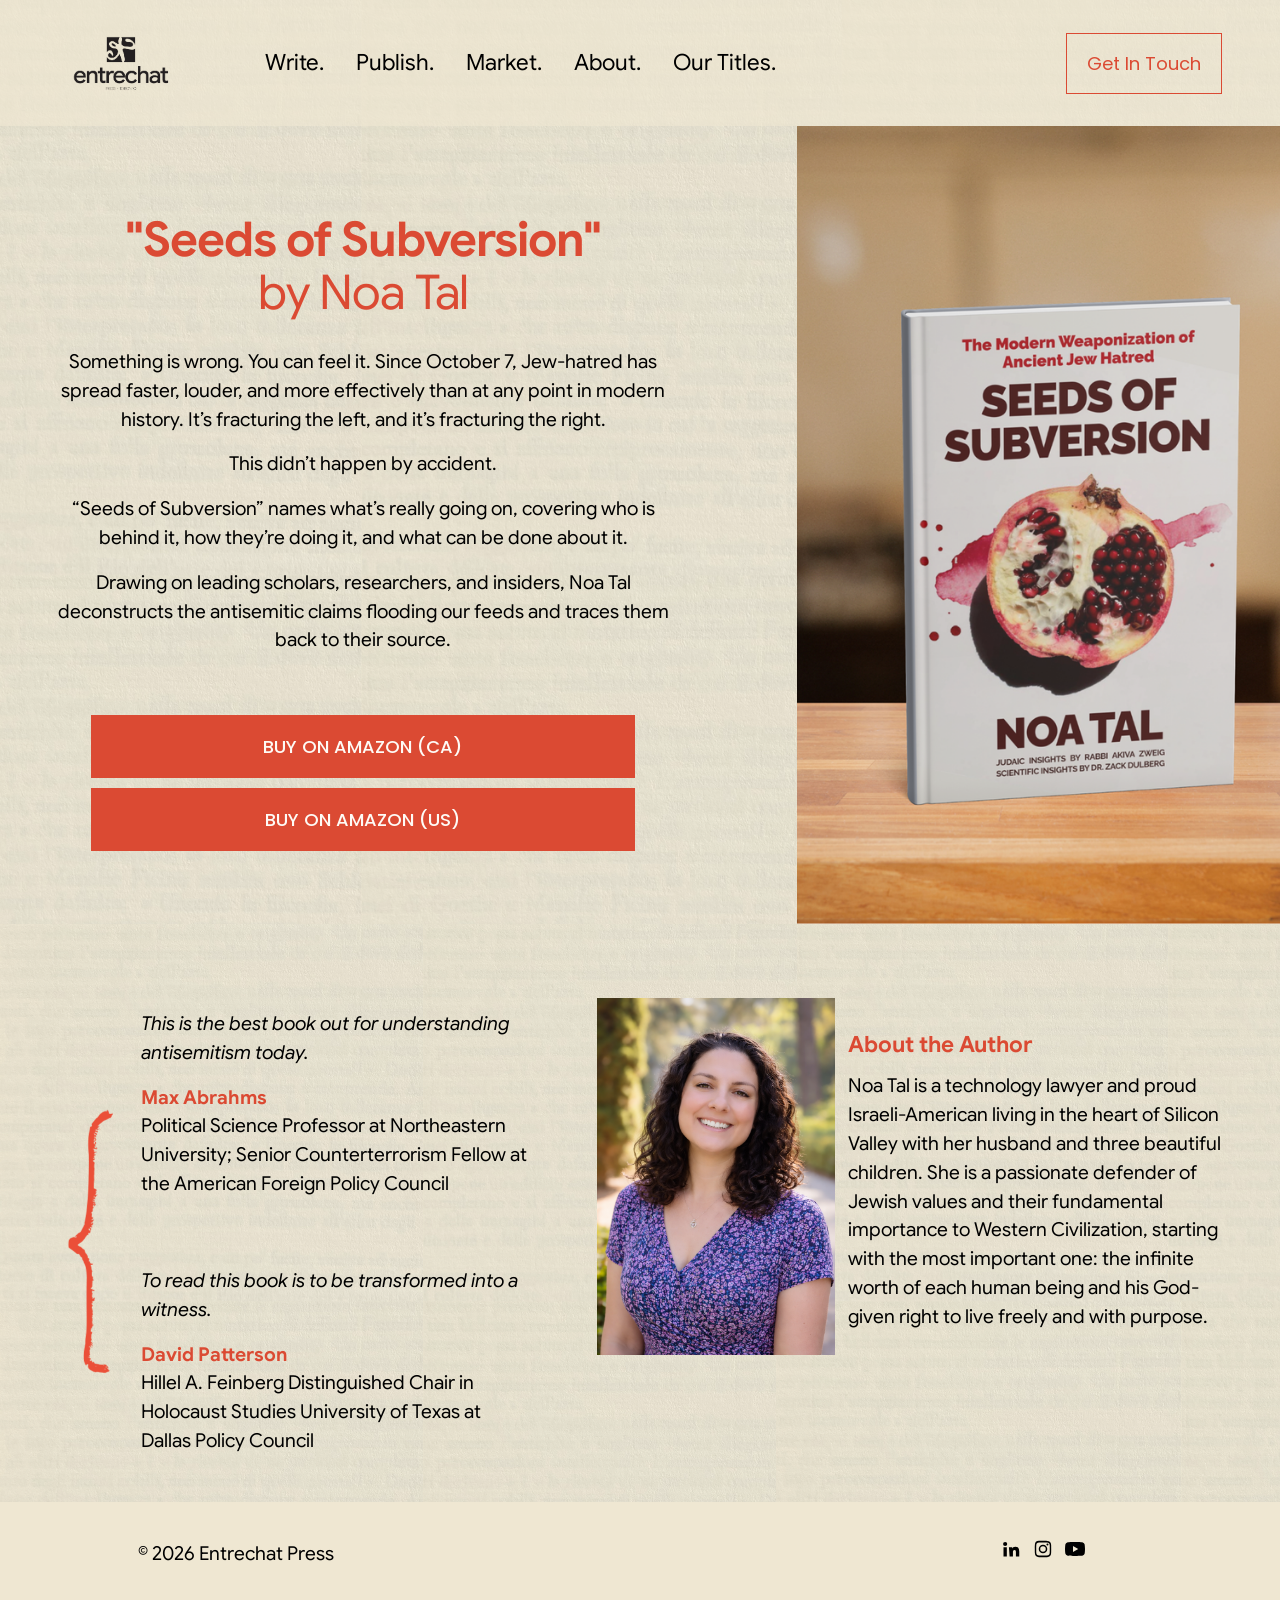
<file: seeds-of-subversion-noa-tal.html>
<!doctype html>
<html lang="en-CA">
<head>
<meta charset="utf-8">
<meta name="viewport" content="width=device-width, initial-scale=1">
<title>Seeds of Subversion | Understand the Hatred. See the Machinery. Act Now. — Entrechat Press</title>
<link rel="icon" href="images/logo.png">
<link rel="stylesheet" href="css/style.css?v=19">
</head>
<body>
<a class="skip" href="#page">Skip to Content</a>

<header class="site-header">
  <div class="inner">
    <a class="logo" href="index.html"><img src="images/logo.png" alt="Entrechat Press"></a>
    <nav>
      <a href="write.html">Write.</a>
      <a href="publish.html">Publish.</a>
      <a href="market.html">Market.</a>
      <a href="about.html">About.</a>
      <a href="our-books.html">Our Titles.</a>
    </nav>
    <a class="header-btn" href="contact.html">Get In Touch</a>
    <button class="menu-toggle" aria-label="Open menu">&#9776;</button>
  </div>
</header>

<main id="page">

  <section class="bk bk-top" style="height:924.4px">
    <div class="stage">
      <div class="fe m c" style="left:113px;top:199px;width:645px;height:136px"><h3 class="book-title"><strong>"Seeds of Subversion"</strong><br>by Noa Tal</h3></div>
      <div class="fe c" style="left:113px;top:347px;width:645px;height:320px">
        <p>Something is wrong. You can feel it. Since October 7, Jew-hatred has spread faster, louder, and more effectively than at any point in modern history. It’s fracturing the left, and it’s fracturing the right.</p>
        <p>This didn’t happen by accident.</p>
        <p>“Seeds of Subversion” names what’s really going on, covering who is behind it, how they’re doing it, and what can be done about it.</p>
        <p>Drawing on leading scholars, researchers, and insiders, Noa Tal deconstructs the antisemitic claims flooding our feeds and traces them back to their source.</p>
      </div>
      <div class="fe btnb" style="left:163px;top:715px;width:544px;height:63px"><a class="btn btn-solid" href="https://www.amazon.ca/dp/1067850805?" target="_blank" rel="noopener">BUY ON AMAZON (CA)</a></div>
      <div class="fe btnb" style="left:163px;top:788px;width:544px;height:63px"><a class="btn btn-solid" href="https://www.amazon.com/dp/1067850805" target="_blank" rel="noopener">BUY ON AMAZON (US)</a></div>
      <div class="fe cover" style="left:869px;top:126px;width:548px;height:798.4px"><img src="images/books/grid-seeds.png" alt="Seeds of Subversion by Noa Tal"></div>
    </div>
  </section>

  <section class="bk" style="height:577.8px">
    <div class="stage">
      <div class="fe brk" style="left:113px;top:74px;width:90px;height:504px"><img src="images/stickers/red-line.png" alt="Line drawing of the country of Mexico in red with a black silhouette of a bird on top."></div>
      <div class="fe m" style="left:213px;top:74px;width:393px;height:210px">
        <p><em>This is the best book out for understanding antisemitism today.</em></p>
        <p class="who"><strong>Max Abrahms</strong><br>Political Science Professor at Northeastern University; Senior Counterterrorism Fellow at the American Foreign Policy Council</p>
      </div>
      <div class="fe m" style="left:213px;top:331px;width:393px;height:210px">
        <p><em>To read this book is to be transformed into a witness.</em></p>
        <p class="who"><strong>David Patterson</strong><br>Hillel A. Feinberg Distinguished Chair in Holocaust Studies University of Texas at Dallas Policy Council</p>
      </div>
      <div class="fe photo" style="left:668px;top:74px;width:241px;height:357px"><img src="images/books/author-noa.png" alt="Noa Tal"></div>
      <div class="fe b about-h" style="left:920px;top:74px;width:393px;height:63px"><p class="about-t">About the Author</p></div>
      <div class="fe" style="left:920px;top:147px;width:393px;height:283px"><p>Noa Tal is a technology lawyer and proud Israeli-American living in the heart of Silicon Valley with her husband and three beautiful children. She is a passionate defender of Jewish values and their fundamental importance to Western Civilization, starting with the most important one: the infinite worth of each human being and his God-given right to live freely and with purpose.</p></div>
    </div>
  </section>

</main>

<footer class="site-footer">
  <p>© 2026 Entrechat Press</p>
  <nav class="social" aria-label="Social">
    <a href="https://www.linkedin.com/in/adinasamuels/" target="_blank" rel="noopener" aria-label="LinkedIn"><svg viewBox="0 0 24 24"><path d="M4.98 3.5a2.5 2.5 0 1 1 0 5 2.5 2.5 0 0 1 0-5zM3 9.75h4v11.25H3zM9.5 9.75h3.8v1.6h.05c.53-1 1.83-2.05 3.77-2.05 4.03 0 4.78 2.65 4.78 6.1V21h-4v-5c0-1.2-.02-2.73-1.66-2.73-1.67 0-1.92 1.3-1.92 2.64V21h-4z"/></svg></a>
    <a href="https://www.instagram.com/adinasamuels/?hl=en" target="_blank" rel="noopener" aria-label="Instagram"><svg viewBox="0 0 24 24"><path d="M12 2.2c3.2 0 3.58 0 4.85.07 3.25.15 4.77 1.69 4.92 4.92.06 1.27.07 1.65.07 4.85s0 3.58-.07 4.85c-.15 3.23-1.66 4.77-4.92 4.92-1.27.06-1.65.07-4.85.07s-3.58 0-4.85-.07c-3.26-.15-4.77-1.7-4.92-4.92C2.17 15.58 2.16 15.2 2.16 12s0-3.58.07-4.85C2.38 3.92 3.9 2.38 7.15 2.23 8.42 2.17 8.8 2.16 12 2.16zm0 2c-3.15 0-3.5 0-4.74.07-2.2.1-3.22 1.14-3.32 3.32C3.88 8.83 3.87 9.2 3.87 12s0 3.17.07 4.41c.1 2.17 1.12 3.22 3.32 3.32 1.24.06 1.6.07 4.74.07s3.5 0 4.74-.07c2.2-.1 3.22-1.15 3.32-3.32.06-1.24.07-1.6.07-4.41s0-3.17-.07-4.41c-.1-2.18-1.13-3.22-3.32-3.32C15.5 4.2 15.15 4.2 12 4.2zm0 2.67a5.13 5.13 0 1 1 0 10.26 5.13 5.13 0 0 1 0-10.26zm0 1.8a3.33 3.33 0 1 0 0 6.66 3.33 3.33 0 0 0 0-6.66zm5.34-3.2a1.2 1.2 0 1 1 0 2.4 1.2 1.2 0 0 1 0-2.4z"/></svg></a>
    <a href="https://www.youtube.com/@adinasamuels" target="_blank" rel="noopener" aria-label="YouTube"><svg viewBox="0 0 24 24"><path d="M23.5 6.2a3 3 0 0 0-2.1-2.1C19.5 3.6 12 3.6 12 3.6s-7.5 0-9.4.5A3 3 0 0 0 .5 6.2 31.5 31.5 0 0 0 0 12a31.5 31.5 0 0 0 .5 5.8 3 3 0 0 0 2.1 2.1c1.9.5 9.4.5 9.4.5s7.5 0 9.4-.5a3 3 0 0 0 2.1-2.1A31.5 31.5 0 0 0 24 12a31.5 31.5 0 0 0-.5-5.8zM9.6 15.6V8.4l6.3 3.6z"/></svg></a>
  </nav>
</footer>

<script src="js/site.js?v=7"></script>
</body>
</html>
</file>
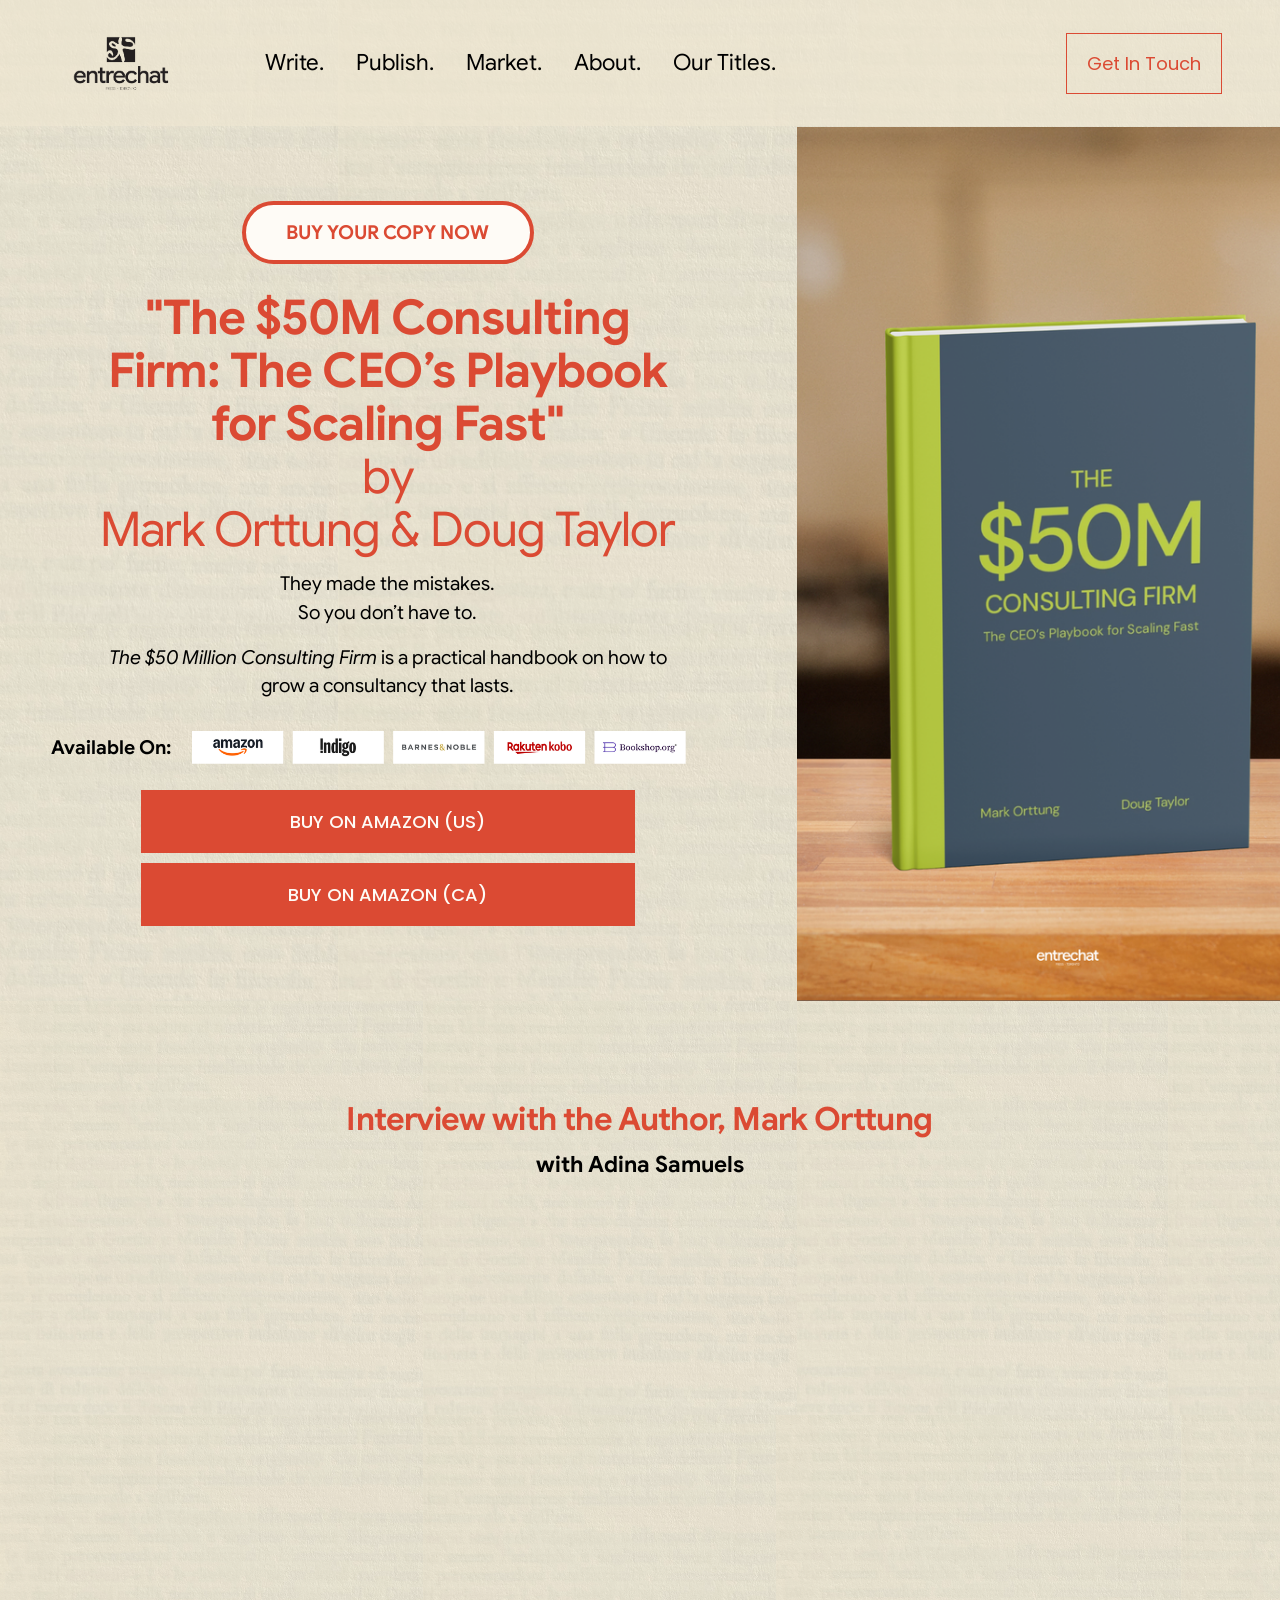
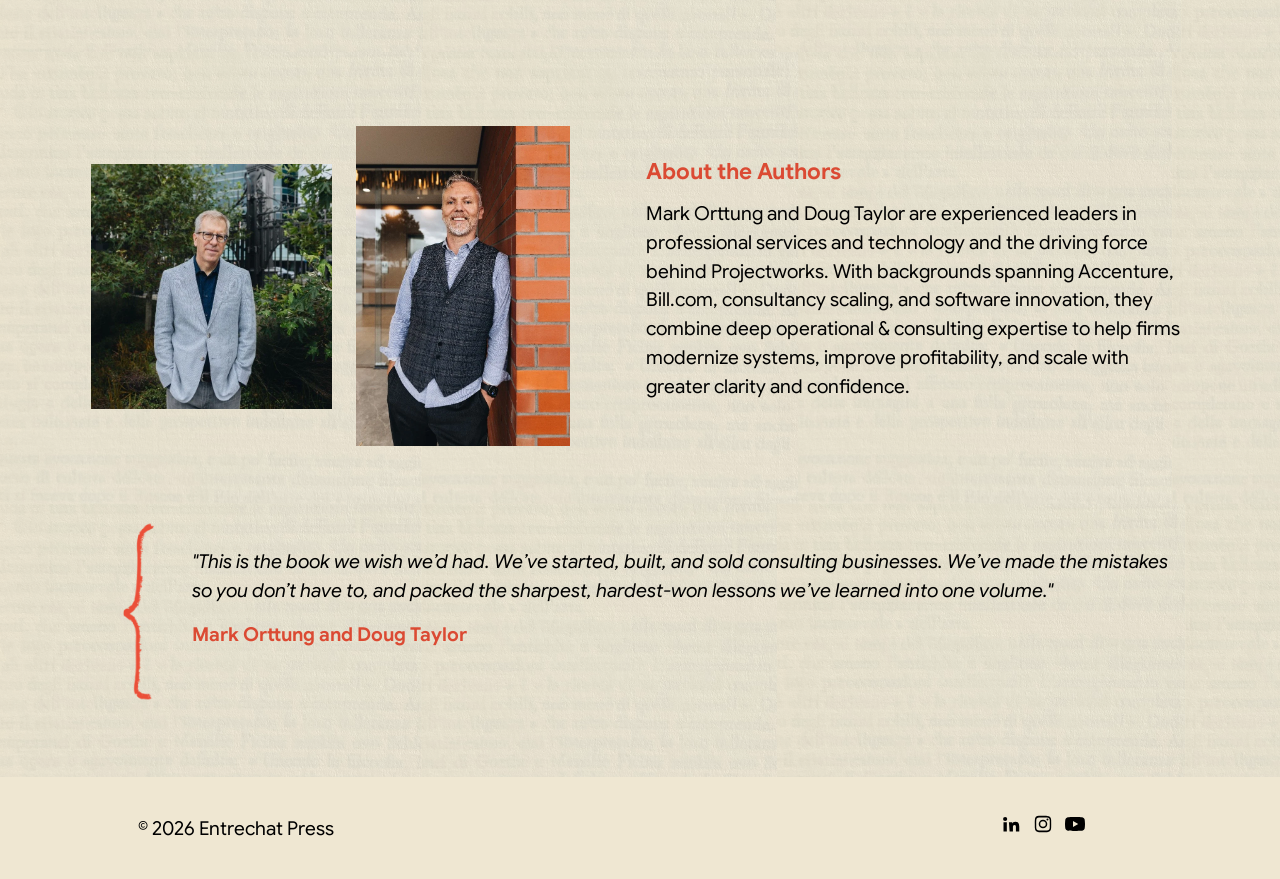
<file: the-50m-consulting-firm-mark-orttung-doug-taylor.html>
<!doctype html>
<html lang="en-CA">
<head>
<meta charset="utf-8">
<meta name="viewport" content="width=device-width, initial-scale=1">
<title>The $50M Consulting Firm: The CEO’s Playbook for Scaling Fast | Accelerate Your Growth Today — Entrechat Press</title>
<link rel="icon" href="images/logo.png">
<link rel="stylesheet" href="css/style.css?v=19">
</head>
<body>
<a class="skip" href="#page">Skip to Content</a>

<header class="site-header">
  <div class="inner">
    <a class="logo" href="index.html"><img src="images/logo.png" alt="Entrechat Press"></a>
    <nav>
      <a href="write.html">Write.</a>
      <a href="publish.html">Publish.</a>
      <a href="market.html">Market.</a>
      <a href="about.html">About.</a>
      <a href="our-books.html">Our Titles.</a>
    </nav>
    <a class="header-btn" href="contact.html">Get In Touch</a>
    <button class="menu-toggle" aria-label="Open menu">&#9776;</button>
  </div>
</header>

<main id="page">

  <section class="bk bk-top" style="height:1000.8px">
    <div class="stage">
      <div class="fe pill-blk" style="left:314px;top:201px;width:292px;height:63px"><p class="pill">Buy your copy now</p></div>
      <div class="fe b c" style="left:163px;top:274px;width:594px;height:283px"><h3 class="book-title"><strong>"The $50M Consulting Firm: The CEO’s Playbook for Scaling Fast"</strong><br>by<br>Mark Orttung &amp; Doug Taylor</h3></div>
      <div class="fe c" style="left:163px;top:569px;width:594px;height:136px">
        <p>They made the mistakes.<br>So you don’t have to.</p>
        <p><em>The $50 Million Consulting Firm</em> is a practical handbook on how to grow a consultancy that lasts.</p>
      </div>
      <div class="fe m c avail-lbl" style="left:113px;top:716px;width:140px;height:63px"><p><strong>Available On:</strong></p></div>
      <div class="fe" style="left:264px;top:716px;width:494px;height:63px"><img src="images/books/available-on.png" alt="Amazon, Indigo, Barnes &amp; Noble, Rakuten Kobo, Bookshop.org"></div>
      <div class="fe btnb" style="left:213px;top:790px;width:494px;height:63px"><a class="btn btn-solid" href="https://www.amazon.com/50M-Consulting-Firm-Playbook-Scaling/dp/1067369961/ref=tmm_pap_swatch_0" target="_blank" rel="noopener">BUY ON AMAZON (US)</a></div>
      <div class="fe btnb" style="left:213px;top:863px;width:494px;height:63px"><a class="btn btn-solid" href="https://www.amazon.ca/50M-Consulting-Firm-Playbook-Scaling/dp/1067369961/" target="_blank" rel="noopener">BUY ON AMAZON (CA)</a></div>
      <div class="fe cover" style="left:869px;top:127px;width:548px;height:873.8px"><img src="images/books/grid-50m.png" alt="The $50M Consulting Firm by Mark Orttung and Doug Taylor"></div>
    </div>
  </section>

  <section class="bk" style="height:651.3px">
    <div class="stage">
      <div class="fe b c" style="left:213px;top:74px;width:998px;height:63px"><h4 class="vid-h">Interview with the Author, Mark Orttung</h4></div>
      <div class="fe c" style="left:314px;top:147px;width:796px;height:63px"><p class="vid-p">with Adina Samuels</p></div>
      <div class="fe vid" style="left:415px;top:221px;width:594px;height:357px"><iframe style="height:336px" src="https://www.youtube.com/embed/Bz_xX08xbNM" title="&quot;The $50M Consulting Firm&quot;: About the Book" loading="lazy" allow="accelerometer; autoplay; clipboard-write; encrypted-media; gyroscope; picture-in-picture; web-share" allowfullscreen></iframe></div>
    </div>
  </section>

  <section class="bk" style="height:724.9px">
    <div class="stage">
      <div class="fe photo" style="left:163px;top:74px;width:241px;height:320px"><img src="images/books/author-mark.jpg" alt="Mark Orttung"></div>
      <div class="fe photo" style="left:415px;top:74px;width:241px;height:320px"><img src="images/books/author-doug.jpg" alt="Doug Taylor"></div>
      <div class="fe b about-h" style="left:718px;top:74px;width:544px;height:63px"><p class="about-t">About the Authors</p></div>
      <div class="fe" style="left:718px;top:147px;width:544px;height:210px"><p>Mark Orttung and Doug Taylor are experienced leaders in professional services and technology and the driving force behind Projectworks. With backgrounds spanning Accenture, Bill.com, consultancy scaling, and software innovation, they combine deep operational &amp; consulting expertise to help firms modernize systems, improve profitability, and scale with greater clarity and confidence.</p></div>
      <div class="fe brk" style="left:163px;top:442px;width:90px;height:247px"><img src="images/stickers/red-line.png" alt="An illustration of a red, curved line on a white background."></div>
      <div class="fe m" style="left:264px;top:478px;width:998px;height:136px">
        <p><em>"This is the book we wish we’d had. We’ve started, built, and sold consulting businesses. We’ve made the mistakes so you don’t have to, and packed the sharpest, hardest-won lessons we’ve learned into one volume."</em></p>
        <p class="who"><strong>Mark Orttung and Doug Taylor</strong></p>
      </div>
    </div>
  </section>

</main>

<footer class="site-footer">
  <p>© 2026 Entrechat Press</p>
  <nav class="social" aria-label="Social">
    <a href="https://www.linkedin.com/in/adinasamuels/" target="_blank" rel="noopener" aria-label="LinkedIn"><svg viewBox="0 0 24 24"><path d="M4.98 3.5a2.5 2.5 0 1 1 0 5 2.5 2.5 0 0 1 0-5zM3 9.75h4v11.25H3zM9.5 9.75h3.8v1.6h.05c.53-1 1.83-2.05 3.77-2.05 4.03 0 4.78 2.65 4.78 6.1V21h-4v-5c0-1.2-.02-2.73-1.66-2.73-1.67 0-1.92 1.3-1.92 2.64V21h-4z"/></svg></a>
    <a href="https://www.instagram.com/adinasamuels/?hl=en" target="_blank" rel="noopener" aria-label="Instagram"><svg viewBox="0 0 24 24"><path d="M12 2.2c3.2 0 3.58 0 4.85.07 3.25.15 4.77 1.69 4.92 4.92.06 1.27.07 1.65.07 4.85s0 3.58-.07 4.85c-.15 3.23-1.66 4.77-4.92 4.92-1.27.06-1.65.07-4.85.07s-3.58 0-4.85-.07c-3.26-.15-4.77-1.7-4.92-4.92C2.17 15.58 2.16 15.2 2.16 12s0-3.58.07-4.85C2.38 3.92 3.9 2.38 7.15 2.23 8.42 2.17 8.8 2.16 12 2.16zm0 2c-3.15 0-3.5 0-4.74.07-2.2.1-3.22 1.14-3.32 3.32C3.88 8.83 3.87 9.2 3.87 12s0 3.17.07 4.41c.1 2.17 1.12 3.22 3.32 3.32 1.24.06 1.6.07 4.74.07s3.5 0 4.74-.07c2.2-.1 3.22-1.15 3.32-3.32.06-1.24.07-1.6.07-4.41s0-3.17-.07-4.41c-.1-2.18-1.13-3.22-3.32-3.32C15.5 4.2 15.15 4.2 12 4.2zm0 2.67a5.13 5.13 0 1 1 0 10.26 5.13 5.13 0 0 1 0-10.26zm0 1.8a3.33 3.33 0 1 0 0 6.66 3.33 3.33 0 0 0 0-6.66zm5.34-3.2a1.2 1.2 0 1 1 0 2.4 1.2 1.2 0 0 1 0-2.4z"/></svg></a>
    <a href="https://www.youtube.com/@adinasamuels" target="_blank" rel="noopener" aria-label="YouTube"><svg viewBox="0 0 24 24"><path d="M23.5 6.2a3 3 0 0 0-2.1-2.1C19.5 3.6 12 3.6 12 3.6s-7.5 0-9.4.5A3 3 0 0 0 .5 6.2 31.5 31.5 0 0 0 0 12a31.5 31.5 0 0 0 .5 5.8 3 3 0 0 0 2.1 2.1c1.9.5 9.4.5 9.4.5s7.5 0 9.4-.5a3 3 0 0 0 2.1-2.1A31.5 31.5 0 0 0 24 12a31.5 31.5 0 0 0-.5-5.8zM9.6 15.6V8.4l6.3 3.6z"/></svg></a>
  </nav>
</footer>

<script src="js/site.js?v=7"></script>
</body>
</html>
</file>
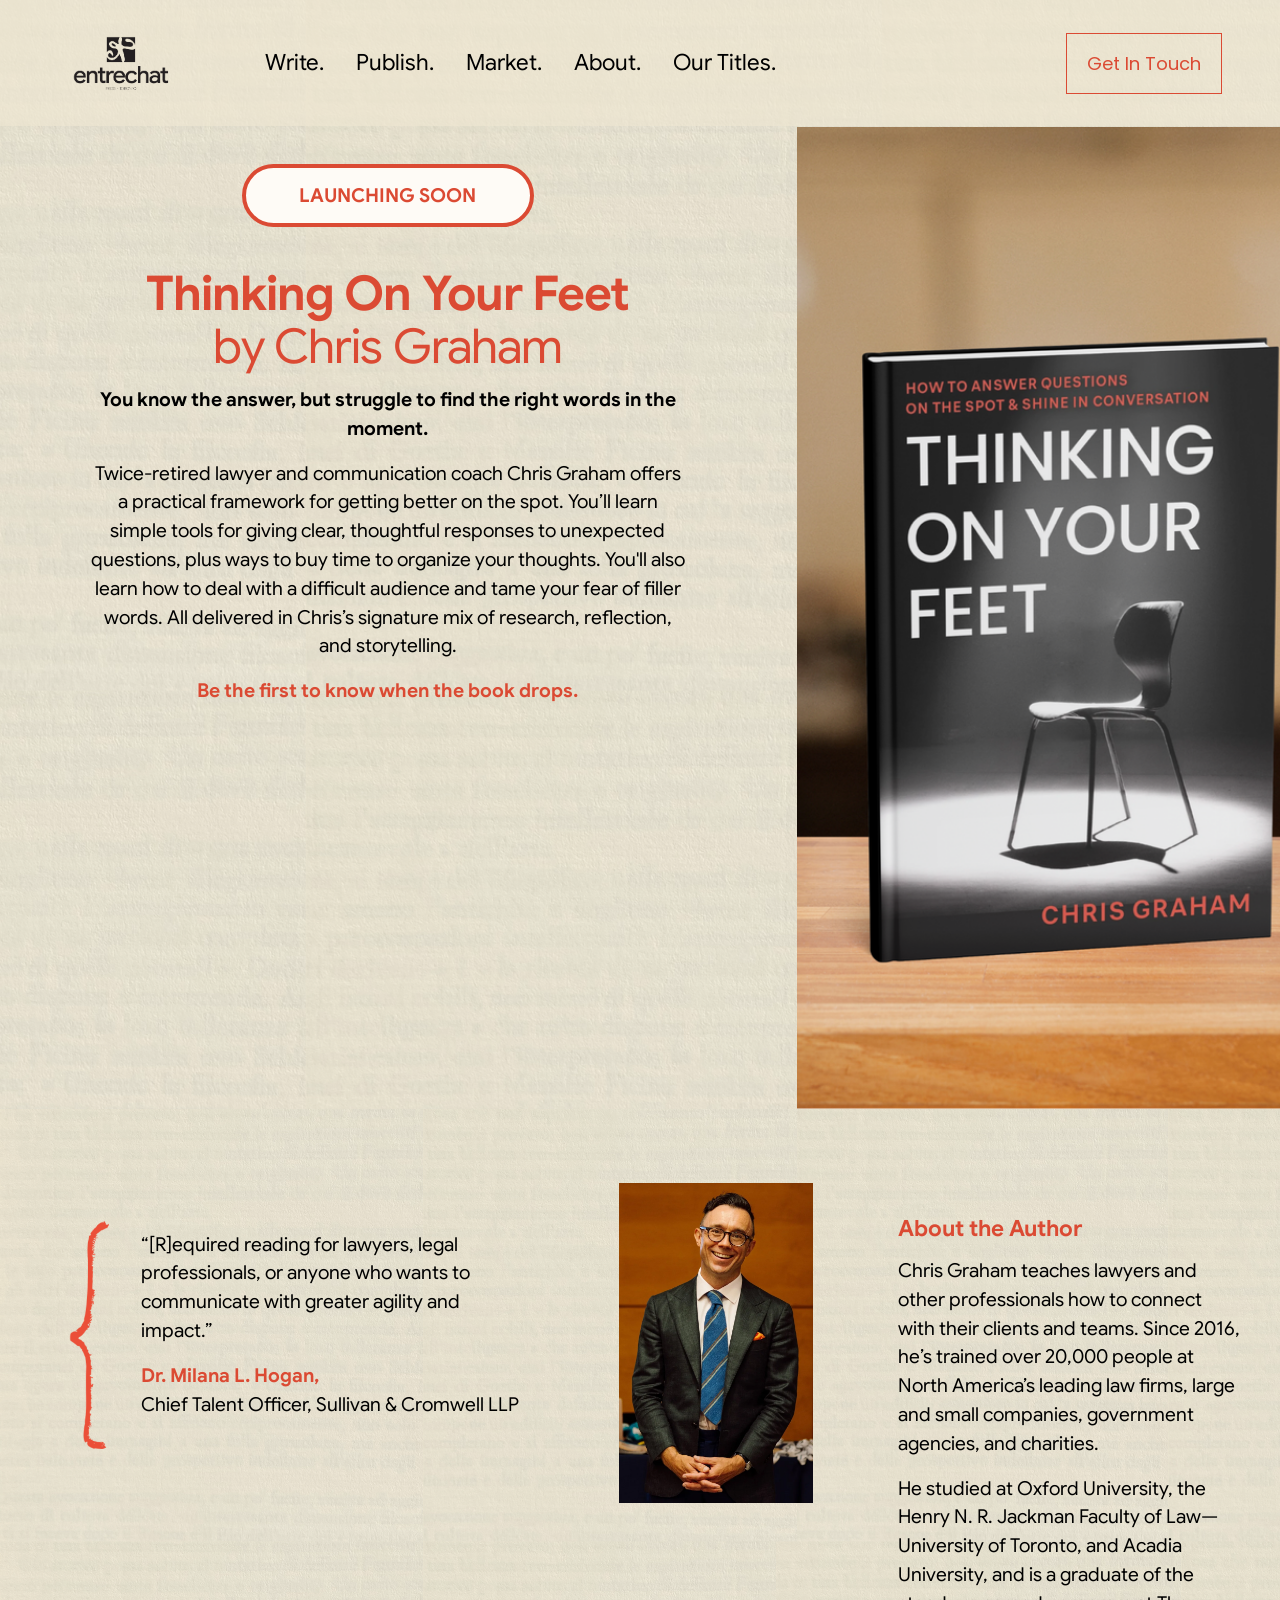
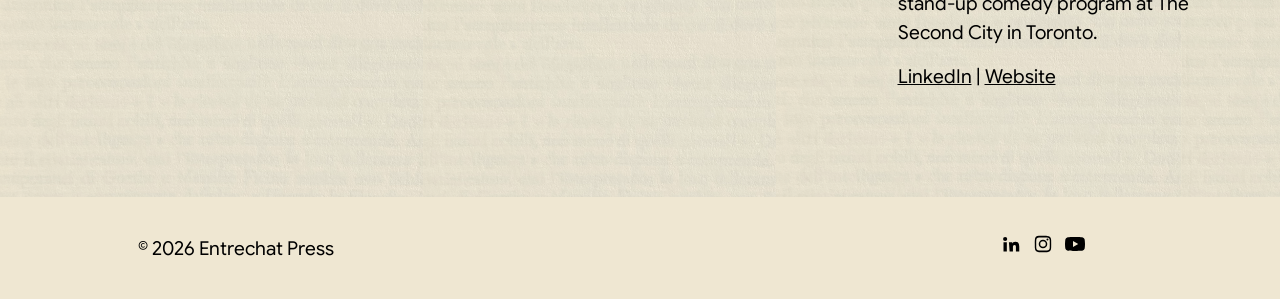
<file: thinking-on-your-feet-chris-graham.html>
<!doctype html>
<html lang="en-CA">
<head>
<meta charset="utf-8">
<meta name="viewport" content="width=device-width, initial-scale=1">
<title>Thinking On Your Feet: How to Answer Questions on the Spot &amp; Shine in Conversation — Entrechat Press</title>
<link rel="icon" href="images/logo.png">
<link rel="stylesheet" href="css/style.css?v=19">
</head>
<body>
<a class="skip" href="#page">Skip to Content</a>

<header class="site-header">
  <div class="inner">
    <a class="logo" href="index.html"><img src="images/logo.png" alt="Entrechat Press"></a>
    <nav>
      <a href="write.html">Write.</a>
      <a href="publish.html">Publish.</a>
      <a href="market.html">Market.</a>
      <a href="about.html">About.</a>
      <a href="our-books.html">Our Titles.</a>
    </nav>
    <a class="header-btn" href="contact.html">Get In Touch</a>
    <button class="menu-toggle" aria-label="Open menu">&#9776;</button>
  </div>
</header>

<main id="page">

  <section class="bk bk-top" style="height:1109px">
    <div class="stage">
      <div class="fe pill-blk" style="left:314px;top:164px;width:292px;height:63px"><p class="pill">Launching Soon</p></div>
      <div class="fe b c" style="left:163px;top:238px;width:594px;height:136px"><h3 class="book-title"><strong>Thinking On Your Feet</strong><br>by Chris Graham</h3></div>
      <div class="fe c" style="left:163px;top:385px;width:594px;height:320px">
        <p><strong>You know the answer, but struggle to find the right words in the moment.</strong></p>
        <p>Twice-retired lawyer and communication coach Chris Graham offers a practical framework for getting better on the spot. You’ll learn simple tools for giving clear, thoughtful responses to unexpected questions, plus ways to buy time to organize your thoughts. You'll also learn how to deal with a difficult audience and tame your fear of filler words. All delivered in Chris’s signature mix of research, reflection, and storytelling.</p>
        <p class="cta">Be the first to know when the book drops.</p>
      </div>
      <div class="fe" style="left:163px;top:716px;width:594px;height:392px"><iframe style="height:382px" src="https://forms.zohopublic.ca/entrechatpress/form/ChrisGrahamBookPreLaunchForm/formperma/J0n4PRxMWOysOqjBnkvy9XtVcVpK8DITi757I5t_XfY?zf_rszfm=1" title="Thinking On Your Feet - book launch sign-up"></iframe></div>
      <div class="fe cover" style="left:869px;top:127px;width:548px;height:982px"><img src="images/books/grid-mockup-b.png" alt="Thinking On Your Feet by Chris Graham"></div>
    </div>
  </section>

  <section class="bk" style="height:688.1px">
    <div class="stage">
      <div class="fe brk" style="left:113px;top:74px;width:90px;height:320px"><img src="images/stickers/red-line.png" alt="An illustration of a red, curved line on a white background."></div>
      <div class="fe m" style="left:213px;top:110px;width:393px;height:210px">
        <p>“[R]equired reading for lawyers, legal professionals, or anyone who wants to communicate with greater agility and impact.”</p>
        <p class="who"><strong>Dr. Milana L. Hogan,</strong><br>Chief Talent Officer, Sullivan &amp; Cromwell LLP</p>
      </div>
      <div class="fe photo" style="left:668px;top:74px;width:241px;height:320px"><img src="images/books/author-graham.jpg" alt="Chris Graham"></div>
      <div class="fe b about-h" style="left:970px;top:74px;width:342px;height:63px"><p class="about-t">About the Author</p></div>
      <div class="fe" style="left:970px;top:147px;width:342px;height:467px">
        <p>Chris Graham teaches lawyers and other professionals how to connect with their clients and teams. Since 2016, he’s trained over 20,000 people at North America’s leading law firms, large and small companies, government agencies, and charities.</p>
        <p>He studied at Oxford University, the Henry N. R. Jackman Faculty of Law—University of Toronto, and Acadia University, and is a graduate of the stand-up comedy program at The Second City in Toronto.</p>
        <p><a href="https://www.linkedin.com/in/chris-graham-tellpeople/" target="_blank" rel="noopener">LinkedIn</a> | <a href="https://www.tellpeople.ca/" target="_blank" rel="noopener">Website</a></p>
      </div>
    </div>
  </section>

</main>

<footer class="site-footer">
  <p>© 2026 Entrechat Press</p>
  <nav class="social" aria-label="Social">
    <a href="https://www.linkedin.com/in/adinasamuels/" target="_blank" rel="noopener" aria-label="LinkedIn"><svg viewBox="0 0 24 24"><path d="M4.98 3.5a2.5 2.5 0 1 1 0 5 2.5 2.5 0 0 1 0-5zM3 9.75h4v11.25H3zM9.5 9.75h3.8v1.6h.05c.53-1 1.83-2.05 3.77-2.05 4.03 0 4.78 2.65 4.78 6.1V21h-4v-5c0-1.2-.02-2.73-1.66-2.73-1.67 0-1.92 1.3-1.92 2.64V21h-4z"/></svg></a>
    <a href="https://www.instagram.com/adinasamuels/?hl=en" target="_blank" rel="noopener" aria-label="Instagram"><svg viewBox="0 0 24 24"><path d="M12 2.2c3.2 0 3.58 0 4.85.07 3.25.15 4.77 1.69 4.92 4.92.06 1.27.07 1.65.07 4.85s0 3.58-.07 4.85c-.15 3.23-1.66 4.77-4.92 4.92-1.27.06-1.65.07-4.85.07s-3.58 0-4.85-.07c-3.26-.15-4.77-1.7-4.92-4.92C2.17 15.58 2.16 15.2 2.16 12s0-3.58.07-4.85C2.38 3.92 3.9 2.38 7.15 2.23 8.42 2.17 8.8 2.16 12 2.16zm0 2c-3.15 0-3.5 0-4.74.07-2.2.1-3.22 1.14-3.32 3.32C3.88 8.83 3.87 9.2 3.87 12s0 3.17.07 4.41c.1 2.17 1.12 3.22 3.32 3.32 1.24.06 1.6.07 4.74.07s3.5 0 4.74-.07c2.2-.1 3.22-1.15 3.32-3.32.06-1.24.07-1.6.07-4.41s0-3.17-.07-4.41c-.1-2.18-1.13-3.22-3.32-3.32C15.5 4.2 15.15 4.2 12 4.2zm0 2.67a5.13 5.13 0 1 1 0 10.26 5.13 5.13 0 0 1 0-10.26zm0 1.8a3.33 3.33 0 1 0 0 6.66 3.33 3.33 0 0 0 0-6.66zm5.34-3.2a1.2 1.2 0 1 1 0 2.4 1.2 1.2 0 0 1 0-2.4z"/></svg></a>
    <a href="https://www.youtube.com/@adinasamuels" target="_blank" rel="noopener" aria-label="YouTube"><svg viewBox="0 0 24 24"><path d="M23.5 6.2a3 3 0 0 0-2.1-2.1C19.5 3.6 12 3.6 12 3.6s-7.5 0-9.4.5A3 3 0 0 0 .5 6.2 31.5 31.5 0 0 0 0 12a31.5 31.5 0 0 0 .5 5.8 3 3 0 0 0 2.1 2.1c1.9.5 9.4.5 9.4.5s7.5 0 9.4-.5a3 3 0 0 0 2.1-2.1A31.5 31.5 0 0 0 24 12a31.5 31.5 0 0 0-.5-5.8zM9.6 15.6V8.4l6.3 3.6z"/></svg></a>
  </nav>
</footer>

<script src="js/site.js?v=7"></script>
</body>
</html>
</file>
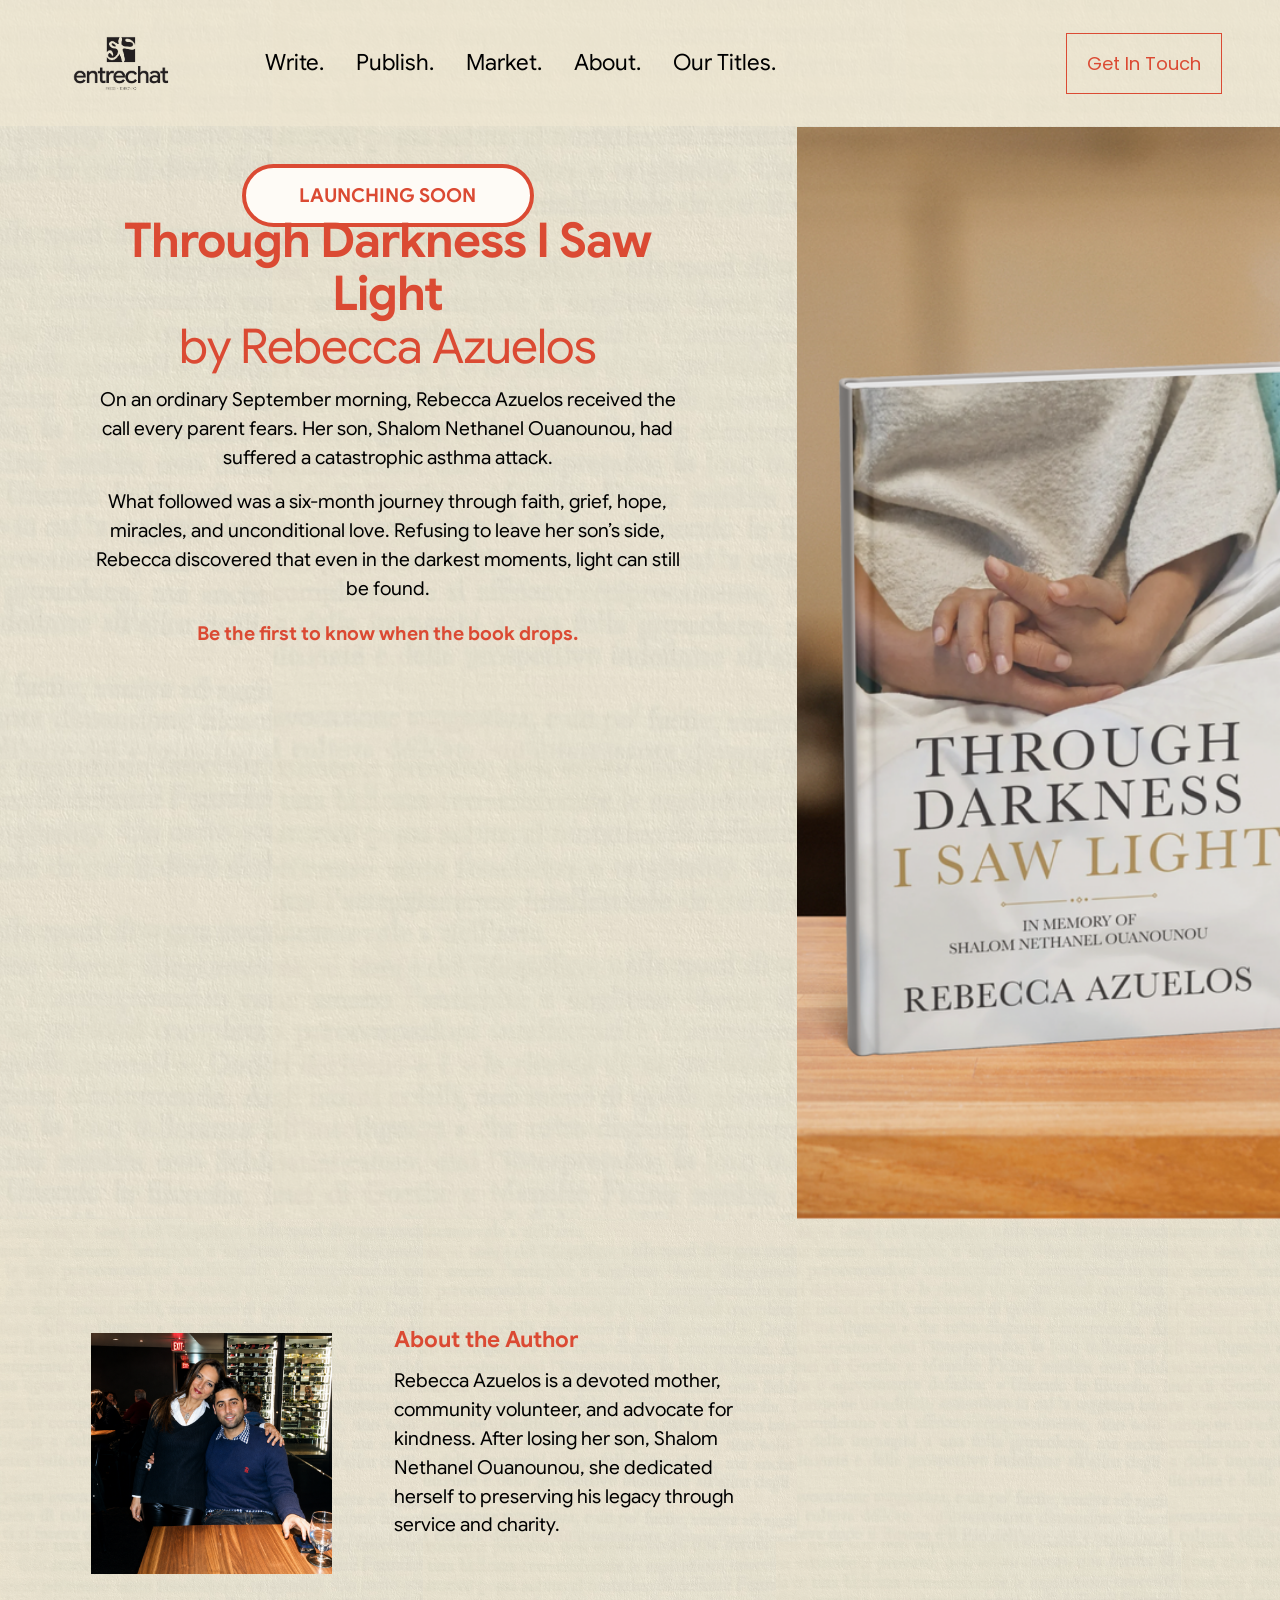
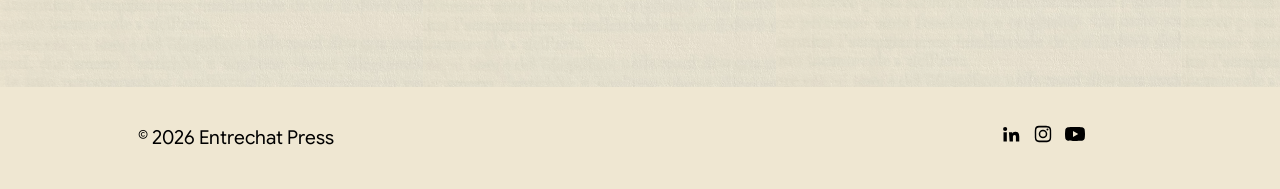
<file: through-darkness-i-saw-light-rebecca-azuelos.html>
<!doctype html>
<html lang="en-CA">
<head>
<meta charset="utf-8">
<meta name="viewport" content="width=device-width, initial-scale=1">
<title>Through Darkness I Saw Light: In Memory of Shalom Nethanel Ouanounou — Entrechat Press</title>
<link rel="icon" href="images/logo.png">
<link rel="stylesheet" href="css/style.css?v=19">
</head>
<body>
<a class="skip" href="#page">Skip to Content</a>

<header class="site-header">
  <div class="inner">
    <a class="logo" href="index.html"><img src="images/logo.png" alt="Entrechat Press"></a>
    <nav>
      <a href="write.html">Write.</a>
      <a href="publish.html">Publish.</a>
      <a href="market.html">Market.</a>
      <a href="about.html">About.</a>
      <a href="our-books.html">Our Titles.</a>
    </nav>
    <a class="header-btn" href="contact.html">Get In Touch</a>
    <button class="menu-toggle" aria-label="Open menu">&#9776;</button>
  </div>
</header>

<main id="page">

  <section class="bk bk-top" style="height:1219.4px">
    <div class="stage">
      <div class="fe pill-blk" style="left:314px;top:164px;width:292px;height:63px"><p class="pill">Launching Soon</p></div>
      <div class="fe b c" style="left:163px;top:238px;width:594px;height:136px"><h3 class="book-title"><strong>Through Darkness I Saw Light</strong><br>by Rebecca Azuelos</h3></div>
      <div class="fe c" style="left:163px;top:385px;width:594px;height:283px">
        <p>On an ordinary September morning, Rebecca Azuelos received the call every parent fears. Her son, Shalom Nethanel Ouanounou, had suffered a catastrophic asthma attack.</p>
        <p>What followed was a six-month journey through faith, grief, hope, miracles, and unconditional love. Refusing to leave her son’s side, Rebecca discovered that even in the darkest moments, light can still be found.</p>
        <p class="cta">Be the first to know when the book drops.</p>
      </div>
      <div class="fe" style="left:163px;top:679px;width:594px;height:392px"><iframe style="height:382px" src="https://forms.zohopublic.ca/entrechatpress/form/RebeccaAzuelosBookPreLaunchForm/formperma/mntLsI-E_ZVJpjA3JBVNRsRyd1OSCWmKFXDnQopXraM?zf_rszfm=1" title="Through Darkness I Saw Light - book launch sign-up"></iframe></div>
      <div class="fe cover" style="left:869px;top:127px;width:548px;height:1092.4px"><img src="images/books/grid-mockup-c.png" alt="Through Darkness I Saw Light by Rebecca Azuelos"></div>
    </div>
  </section>

  <section class="bk" style="height:467.4px">
    <div class="stage">
      <div class="fe photo" style="left:163px;top:74px;width:241px;height:320px"><img src="images/books/author-azuelos.png" alt="Rebecca Azuelos"></div>
      <div class="fe b about-h" style="left:466px;top:74px;width:342px;height:63px"><p class="about-t">About the Author</p></div>
      <div class="fe" style="left:466px;top:147px;width:342px;height:173px"><p>Rebecca Azuelos is a devoted mother, community volunteer, and advocate for kindness. After losing her son, Shalom Nethanel Ouanounou, she dedicated herself to preserving his legacy through service and charity.</p></div>
    </div>
  </section>

</main>

<footer class="site-footer">
  <p>© 2026 Entrechat Press</p>
  <nav class="social" aria-label="Social">
    <a href="https://www.linkedin.com/in/adinasamuels/" target="_blank" rel="noopener" aria-label="LinkedIn"><svg viewBox="0 0 24 24"><path d="M4.98 3.5a2.5 2.5 0 1 1 0 5 2.5 2.5 0 0 1 0-5zM3 9.75h4v11.25H3zM9.5 9.75h3.8v1.6h.05c.53-1 1.83-2.05 3.77-2.05 4.03 0 4.78 2.65 4.78 6.1V21h-4v-5c0-1.2-.02-2.73-1.66-2.73-1.67 0-1.92 1.3-1.92 2.64V21h-4z"/></svg></a>
    <a href="https://www.instagram.com/adinasamuels/?hl=en" target="_blank" rel="noopener" aria-label="Instagram"><svg viewBox="0 0 24 24"><path d="M12 2.2c3.2 0 3.58 0 4.85.07 3.25.15 4.77 1.69 4.92 4.92.06 1.27.07 1.65.07 4.85s0 3.58-.07 4.85c-.15 3.23-1.66 4.77-4.92 4.92-1.27.06-1.65.07-4.85.07s-3.58 0-4.85-.07c-3.26-.15-4.77-1.7-4.92-4.92C2.17 15.58 2.16 15.2 2.16 12s0-3.58.07-4.85C2.38 3.92 3.9 2.38 7.15 2.23 8.42 2.17 8.8 2.16 12 2.16zm0 2c-3.15 0-3.5 0-4.74.07-2.2.1-3.22 1.14-3.32 3.32C3.88 8.83 3.87 9.2 3.87 12s0 3.17.07 4.41c.1 2.17 1.12 3.22 3.32 3.32 1.24.06 1.6.07 4.74.07s3.5 0 4.74-.07c2.2-.1 3.22-1.15 3.32-3.32.06-1.24.07-1.6.07-4.41s0-3.17-.07-4.41c-.1-2.18-1.13-3.22-3.32-3.32C15.5 4.2 15.15 4.2 12 4.2zm0 2.67a5.13 5.13 0 1 1 0 10.26 5.13 5.13 0 0 1 0-10.26zm0 1.8a3.33 3.33 0 1 0 0 6.66 3.33 3.33 0 0 0 0-6.66zm5.34-3.2a1.2 1.2 0 1 1 0 2.4 1.2 1.2 0 0 1 0-2.4z"/></svg></a>
    <a href="https://www.youtube.com/@adinasamuels" target="_blank" rel="noopener" aria-label="YouTube"><svg viewBox="0 0 24 24"><path d="M23.5 6.2a3 3 0 0 0-2.1-2.1C19.5 3.6 12 3.6 12 3.6s-7.5 0-9.4.5A3 3 0 0 0 .5 6.2 31.5 31.5 0 0 0 0 12a31.5 31.5 0 0 0 .5 5.8 3 3 0 0 0 2.1 2.1c1.9.5 9.4.5 9.4.5s7.5 0 9.4-.5a3 3 0 0 0 2.1-2.1A31.5 31.5 0 0 0 24 12a31.5 31.5 0 0 0-.5-5.8zM9.6 15.6V8.4l6.3 3.6z"/></svg></a>
  </nav>
</footer>

<script src="js/site.js?v=7"></script>
</body>
</html>
</file>
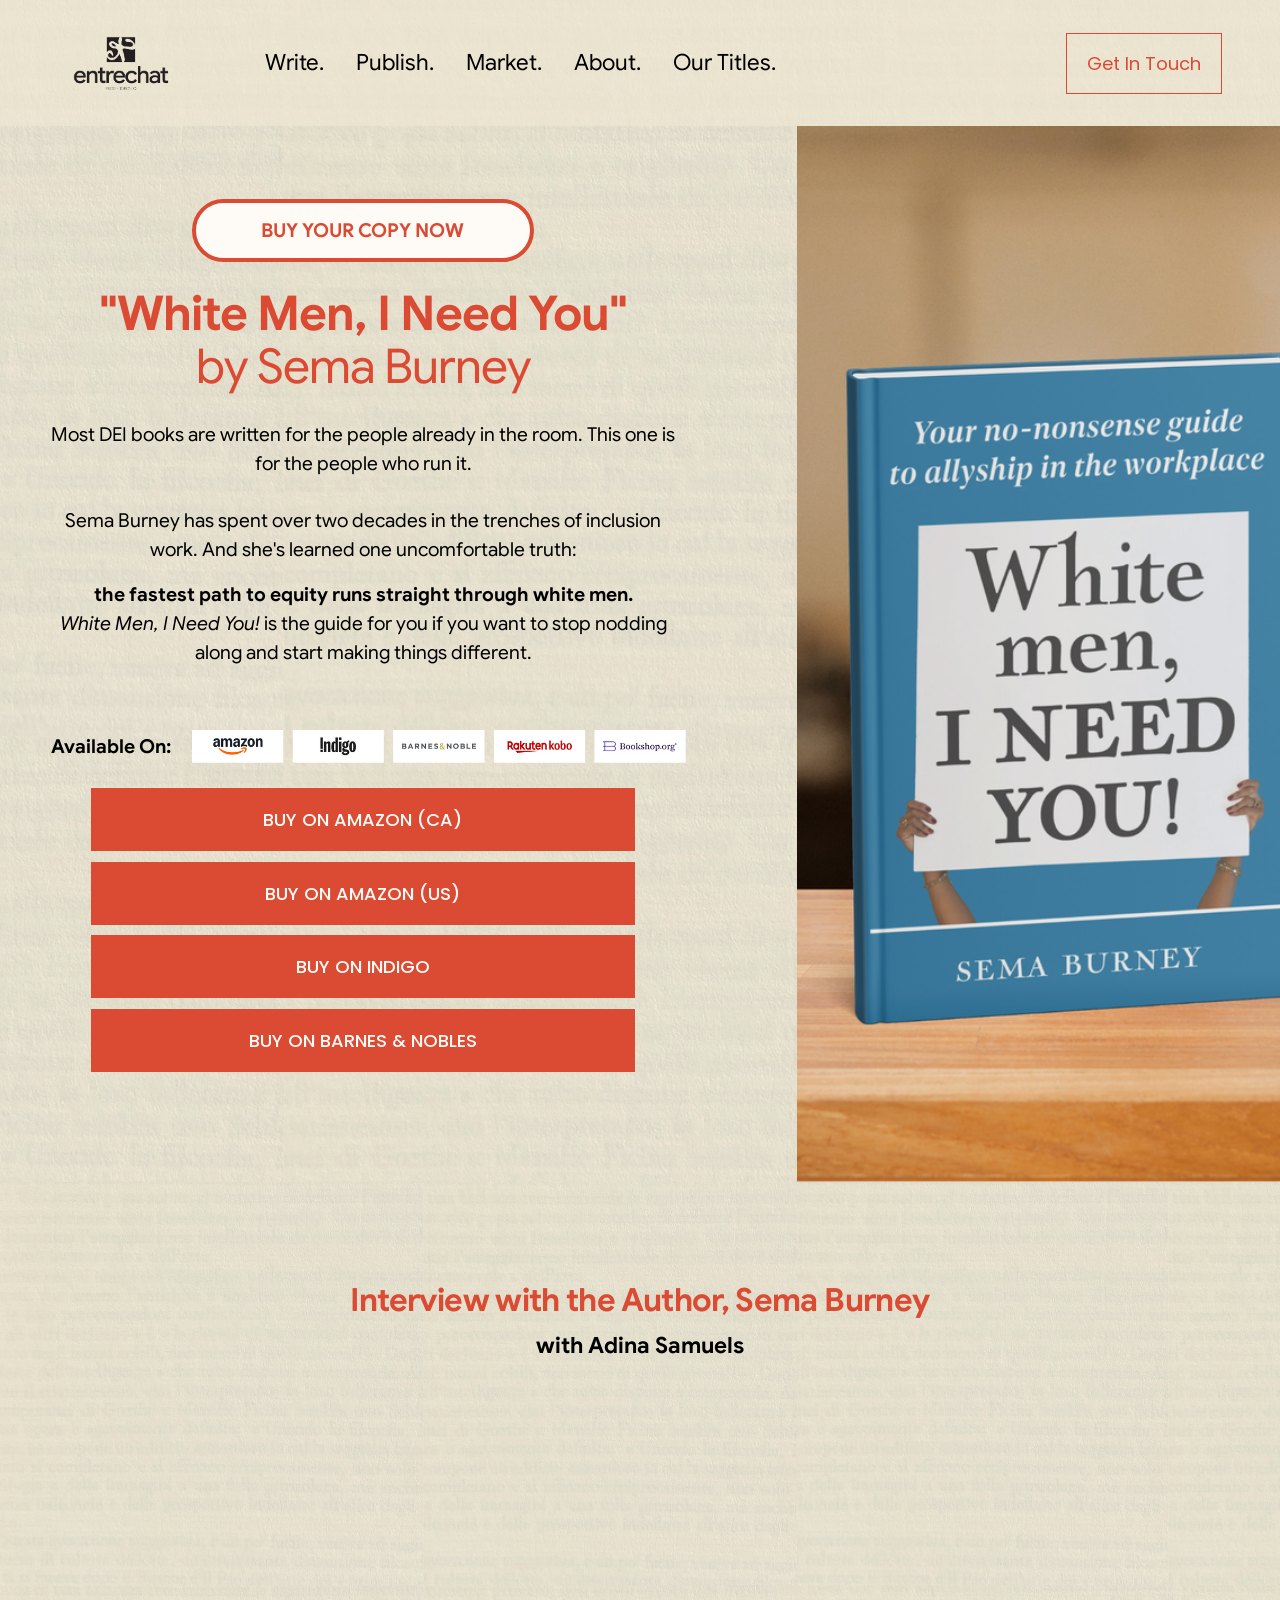
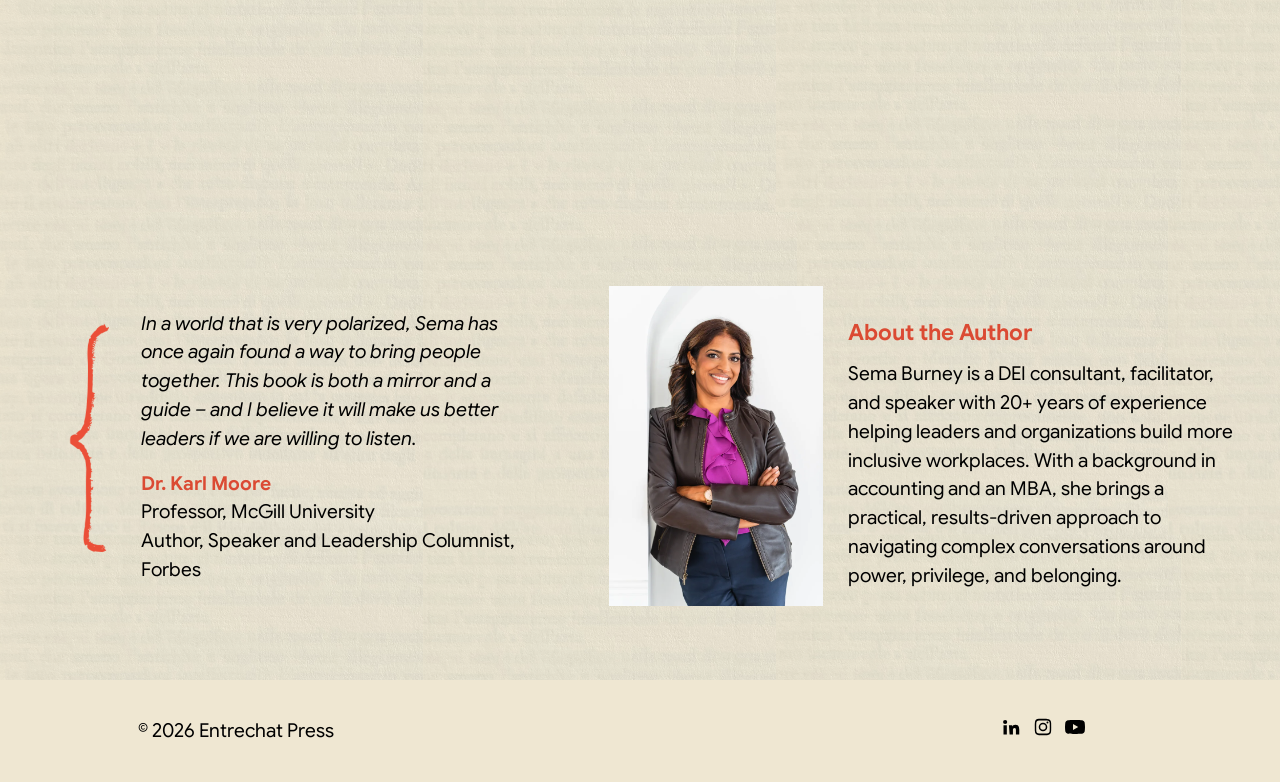
<file: white-men-i-need-you-sema-burney.html>
<!doctype html>
<html lang="en-CA">
<head>
<meta charset="utf-8">
<meta name="viewport" content="width=device-width, initial-scale=1">
<title>White Men, I Need You | Empower Inclusive Leadership Now — Entrechat Press</title>
<link rel="icon" href="images/logo.png">
<link rel="stylesheet" href="css/style.css?v=19">
</head>
<body>
<a class="skip" href="#page">Skip to Content</a>

<header class="site-header">
  <div class="inner">
    <a class="logo" href="index.html"><img src="images/logo.png" alt="Entrechat Press"></a>
    <nav>
      <a href="write.html">Write.</a>
      <a href="publish.html">Publish.</a>
      <a href="market.html">Market.</a>
      <a href="about.html">About.</a>
      <a href="our-books.html">Our Titles.</a>
    </nav>
    <a class="header-btn" href="contact.html">Get In Touch</a>
    <button class="menu-toggle" aria-label="Open menu">&#9776;</button>
  </div>
</header>

<main id="page">

  <section class="bk bk-top" style="height:1182px">
    <div class="stage">
      <div class="fe pill-blk" style="left:264px;top:199px;width:342px;height:63px"><p class="pill">Buy your copy now</p></div>
      <div class="fe m c" style="left:113px;top:273px;width:645px;height:136px"><h3 class="book-title"><strong>"White Men, I Need You"</strong><br>by Sema Burney</h3></div>
      <div class="fe c" style="left:113px;top:420px;width:645px;height:283px">
        <p>Most DEI books are written for the people already in the room. This one is for the people who run it.<br><br>Sema Burney has spent over two decades in the trenches of inclusion work. And she's learned one uncomfortable truth:</p>
        <p><strong>the fastest path to equity runs straight through white men.</strong><br><em>White Men, I Need You!</em> is the guide for you if you want to stop nodding along and start making things different.</p>
      </div>
      <div class="fe m c avail-lbl" style="left:113px;top:715px;width:140px;height:63px"><p><strong>Available On:</strong></p></div>
      <div class="fe" style="left:264px;top:715px;width:494px;height:63px"><img src="images/books/available-on.png" alt="Amazon, Indigo, Barnes &amp; Noble, Rakuten Kobo, Bookshop.org"></div>
      <div class="fe btnb" style="left:163px;top:788px;width:544px;height:63px"><a class="btn btn-solid" href="https://www.amazon.ca/White-Men-Need-You-no-nonsense/dp/1067369929/" target="_blank" rel="noopener">BUY ON AMAZON (CA)</a></div>
      <div class="fe btnb" style="left:163px;top:862px;width:544px;height:63px"><a class="btn btn-solid" href="https://www.amazon.com/White-Men-Need-You-no-nonsense/dp/1067369929/" target="_blank" rel="noopener">BUY ON AMAZON (US)</a></div>
      <div class="fe btnb" style="left:163px;top:935px;width:544px;height:63px"><a class="btn btn-solid" href="https://www.indigo.ca/products/white-men-i-need-you-your-no-nonsense-guide-to-allyship-in-the-workplace?variant=47202150383826" target="_blank" rel="noopener">BUY ON INDIGO</a></div>
      <div class="fe btnb" style="left:163px;top:1009px;width:544px;height:63px"><a class="btn btn-solid" href="https://www.barnesandnoble.com/w/white-men-i-need-you-sema-burney/1150752728" target="_blank" rel="noopener">BUY ON BARNES &amp; NOBLES</a></div>
      <div class="fe cover" style="left:869px;top:126px;width:548px;height:1056px"><img src="images/books/grid-2.png" alt="White Men, I Need You! by Sema Burney"></div>
    </div>
  </section>

  <section class="bk" style="height:630.2px">
    <div class="stage">
      <div class="fe b c" style="left:213px;top:74px;width:998px;height:63px"><h4 class="vid-h">Interview with the Author, Sema Burney</h4></div>
      <div class="fe c" style="left:314px;top:147px;width:796px;height:63px"><p class="vid-p">with Adina Samuels</p></div>
      <div class="fe vid" style="left:415px;top:221px;width:594px;height:336px"><iframe style="height:336px" src="https://www.youtube.com/embed/7hc3th7u_P4" title="“White Men, I Need You”: About the Book" loading="lazy" allow="accelerometer; autoplay; clipboard-write; encrypted-media; gyroscope; picture-in-picture; web-share" allowfullscreen></iframe></div>
    </div>
  </section>

  <section class="bk" style="height:467.4px">
    <div class="stage">
      <div class="fe brk" style="left:113px;top:74px;width:90px;height:320px"><img src="images/stickers/red-line.png" alt="Line drawing of the country of Mexico in red with a black silhouette of a bird on top."></div>
      <div class="fe m" style="left:213px;top:74px;width:393px;height:320px">
        <p><em>In a world that is very polarized, Sema has once again found a way to bring people together. This book is both a mirror and a guide – and I believe it will make us better leaders if we are willing to listen.</em></p>
        <p class="who"><strong>Dr. Karl Moore</strong><br>Professor, McGill University<br>Author, Speaker and Leadership Columnist, Forbes</p>
      </div>
      <div class="fe photo" style="left:668px;top:74px;width:241px;height:320px"><img src="images/books/author-sema.jpg" alt="A woman with medium skin tone, shoulder-length brown hair, wearing earrings, a black leather jacket over a purple blouse, and dark pants, standing with arms crossed in front of a white wall."></div>
      <div class="fe b about-h" style="left:920px;top:74px;width:393px;height:63px"><p class="about-t">About the Author</p></div>
      <div class="fe" style="left:920px;top:147px;width:393px;height:247px"><p>Sema Burney is a DEI consultant, facilitator, and speaker with 20+ years of experience helping leaders and organizations build more inclusive workplaces. With a background in accounting and an MBA, she brings a practical, results-driven approach to navigating complex conversations around power, privilege, and belonging.</p></div>
    </div>
  </section>

</main>

<footer class="site-footer">
  <p>© 2026 Entrechat Press</p>
  <nav class="social" aria-label="Social">
    <a href="https://www.linkedin.com/in/adinasamuels/" target="_blank" rel="noopener" aria-label="LinkedIn"><svg viewBox="0 0 24 24"><path d="M4.98 3.5a2.5 2.5 0 1 1 0 5 2.5 2.5 0 0 1 0-5zM3 9.75h4v11.25H3zM9.5 9.75h3.8v1.6h.05c.53-1 1.83-2.05 3.77-2.05 4.03 0 4.78 2.65 4.78 6.1V21h-4v-5c0-1.2-.02-2.73-1.66-2.73-1.67 0-1.92 1.3-1.92 2.64V21h-4z"/></svg></a>
    <a href="https://www.instagram.com/adinasamuels/?hl=en" target="_blank" rel="noopener" aria-label="Instagram"><svg viewBox="0 0 24 24"><path d="M12 2.2c3.2 0 3.58 0 4.85.07 3.25.15 4.77 1.69 4.92 4.92.06 1.27.07 1.65.07 4.85s0 3.58-.07 4.85c-.15 3.23-1.66 4.77-4.92 4.92-1.27.06-1.65.07-4.85.07s-3.58 0-4.85-.07c-3.26-.15-4.77-1.7-4.92-4.92C2.17 15.58 2.16 15.2 2.16 12s0-3.58.07-4.85C2.38 3.92 3.9 2.38 7.15 2.23 8.42 2.17 8.8 2.16 12 2.16zm0 2c-3.15 0-3.5 0-4.74.07-2.2.1-3.22 1.14-3.32 3.32C3.88 8.83 3.87 9.2 3.87 12s0 3.17.07 4.41c.1 2.17 1.12 3.22 3.32 3.32 1.24.06 1.6.07 4.74.07s3.5 0 4.74-.07c2.2-.1 3.22-1.15 3.32-3.32.06-1.24.07-1.6.07-4.41s0-3.17-.07-4.41c-.1-2.18-1.13-3.22-3.32-3.32C15.5 4.2 15.15 4.2 12 4.2zm0 2.67a5.13 5.13 0 1 1 0 10.26 5.13 5.13 0 0 1 0-10.26zm0 1.8a3.33 3.33 0 1 0 0 6.66 3.33 3.33 0 0 0 0-6.66zm5.34-3.2a1.2 1.2 0 1 1 0 2.4 1.2 1.2 0 0 1 0-2.4z"/></svg></a>
    <a href="https://www.youtube.com/@adinasamuels" target="_blank" rel="noopener" aria-label="YouTube"><svg viewBox="0 0 24 24"><path d="M23.5 6.2a3 3 0 0 0-2.1-2.1C19.5 3.6 12 3.6 12 3.6s-7.5 0-9.4.5A3 3 0 0 0 .5 6.2 31.5 31.5 0 0 0 0 12a31.5 31.5 0 0 0 .5 5.8 3 3 0 0 0 2.1 2.1c1.9.5 9.4.5 9.4.5s7.5 0 9.4-.5a3 3 0 0 0 2.1-2.1A31.5 31.5 0 0 0 24 12a31.5 31.5 0 0 0-.5-5.8zM9.6 15.6V8.4l6.3 3.6z"/></svg></a>
  </nav>
</footer>

<script src="js/site.js?v=7"></script>
</body>
</html>
</file>
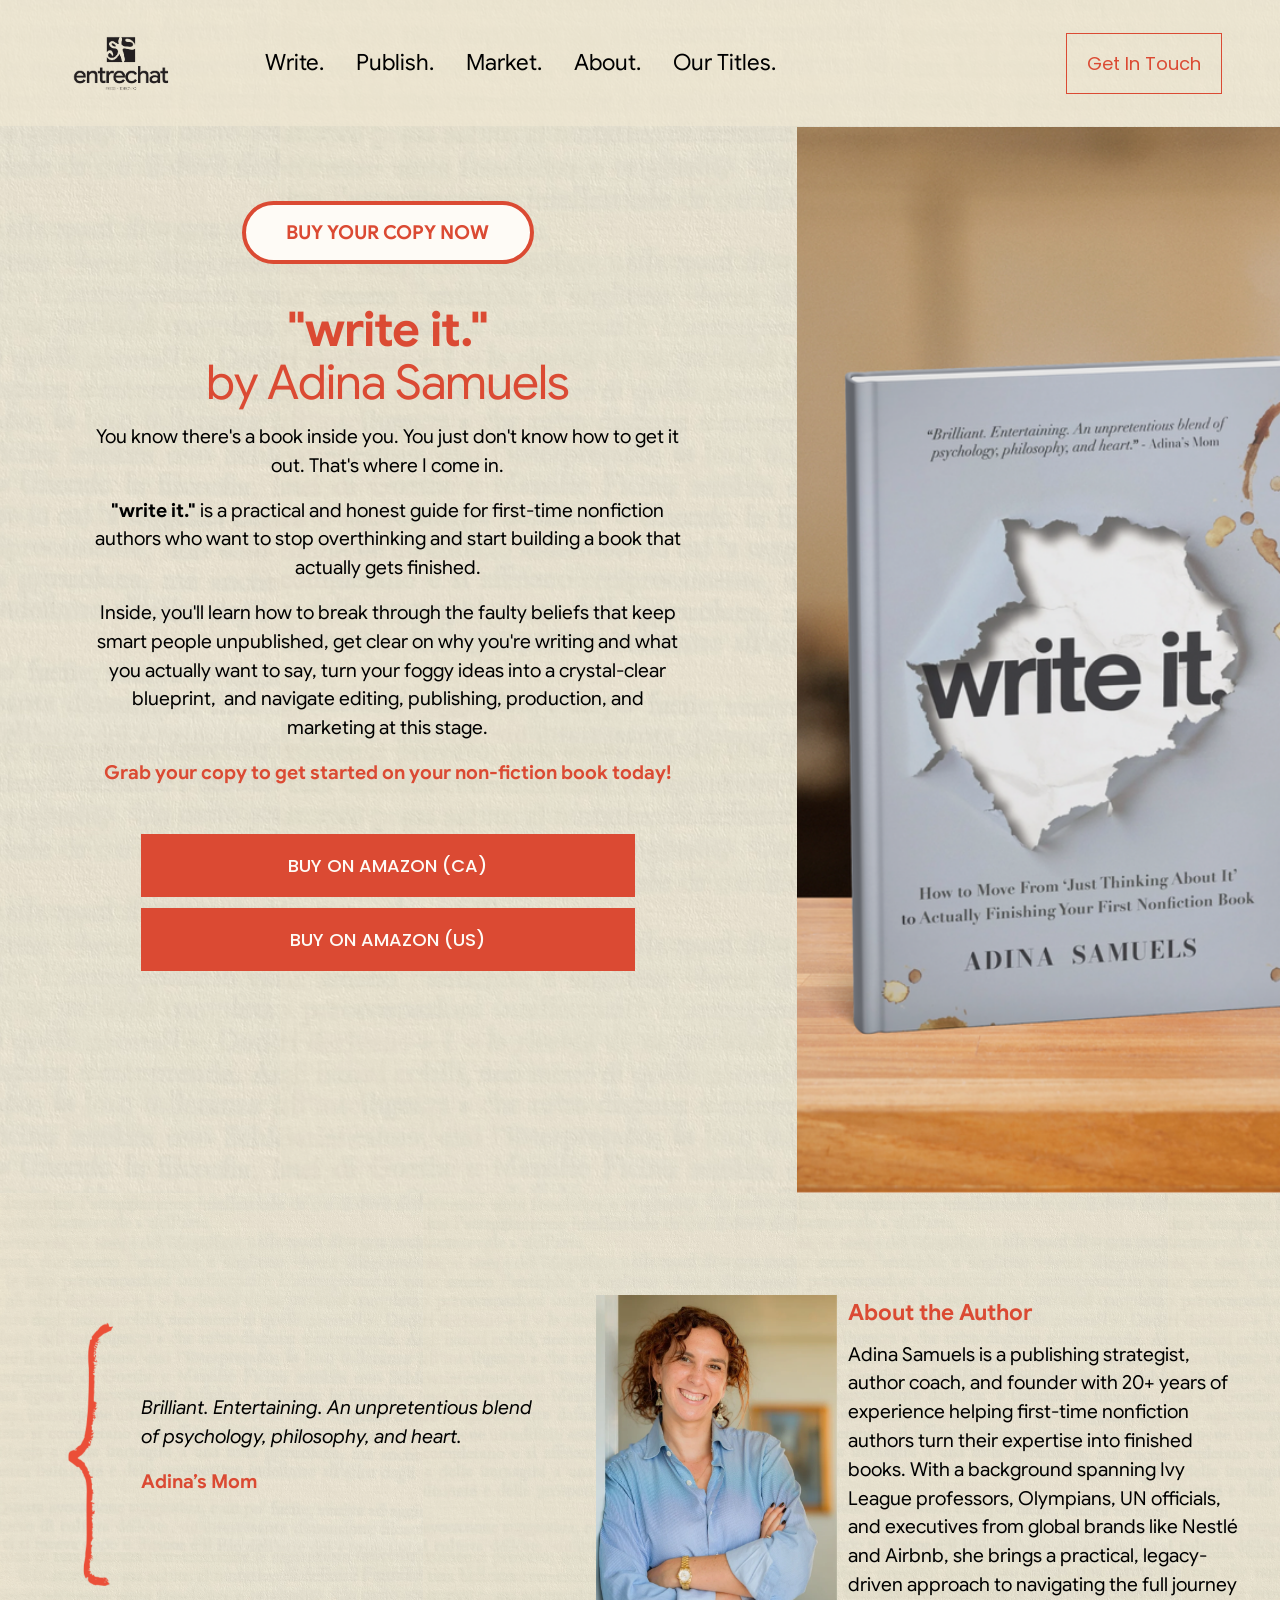
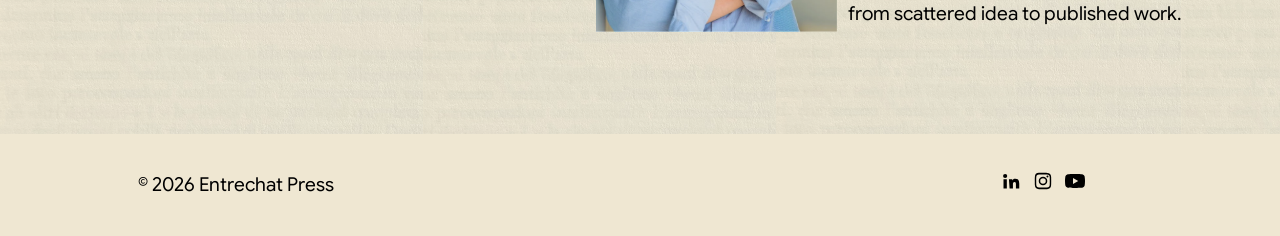
<file: write-it-adina-samuels.html>
<!doctype html>
<html lang="en-CA">
<head>
<meta charset="utf-8">
<meta name="viewport" content="width=device-width, initial-scale=1">
<title>Write It. | Start your book today – Learn more now. — Entrechat Press</title>
<link rel="icon" href="images/logo.png">
<link rel="stylesheet" href="css/style.css?v=19">
</head>
<body>
<a class="skip" href="#page">Skip to Content</a>

<header class="site-header">
  <div class="inner">
    <a class="logo" href="index.html"><img src="images/logo.png" alt="Entrechat Press"></a>
    <nav>
      <a href="write.html">Write.</a>
      <a href="publish.html">Publish.</a>
      <a href="market.html">Market.</a>
      <a href="about.html">About.</a>
      <a href="our-books.html">Our Titles.</a>
    </nav>
    <a class="header-btn" href="contact.html">Get In Touch</a>
    <button class="menu-toggle" aria-label="Open menu">&#9776;</button>
  </div>
</header>

<main id="page">

  <section class="bk bk-top" style="height:1192.6px">
    <div class="stage">
      <div class="fe pill-blk" style="left:314px;top:201px;width:292px;height:63px"><p class="pill">Buy your copy now</p></div>
      <div class="fe b c" style="left:163px;top:274px;width:594px;height:136px"><h3 class="book-title"><strong>"write it."</strong><br>by Adina Samuels</h3></div>
      <div class="fe c" style="left:163px;top:422px;width:594px;height:365px">
        <p>You know there's a book inside you. You just don't know how to get it out. That's where I come in.</p>
        <p><strong>"write it."</strong> is a practical and honest guide for first-time nonfiction authors who want to stop overthinking and start building a book that actually gets finished.</p>
        <p>Inside, you'll learn how to break through the faulty beliefs that keep smart people unpublished, get clear on why you're writing and what you actually want to say, turn your foggy ideas into a crystal-clear blueprint,&nbsp; and navigate editing, publishing, production, and marketing at this stage.</p>
        <p class="cta">Grab your copy to get started on your non-fiction book today!</p>
      </div>
      <div class="fe btnb" style="left:213px;top:834px;width:494px;height:63px"><a class="btn btn-solid" href="https://www.amazon.ca/write-Thinking-Actually-Finishing-Nonfiction-ebook/dp/B0GMY2NXSD" target="_blank" rel="noopener">BUY ON AMAZON (CA)</a></div>
      <div class="fe btnb" style="left:213px;top:908px;width:494px;height:63px"><a class="btn btn-solid" href="https://www.amazon.com/write-Thinking-Actually-Finishing-Nonfiction-ebook/dp/B0GMY2NXSD?ref_=ast_author_mpb" target="_blank" rel="noopener">BUY ON AMAZON (US)</a></div>
      <div class="fe cover" style="left:869px;top:127px;width:548px;height:1065.6px"><img src="images/books/grid-1.png" alt="write it. by Adina Samuels"></div>
    </div>
  </section>

  <section class="bk" style="height:541px">
    <div class="stage">
      <div class="fe brk" style="left:113px;top:74px;width:90px;height:394px"><img src="images/stickers/red-line.png" alt="Red, curved vertical line"></div>
      <div class="fe m" style="left:213px;top:184px;width:393px;height:136px">
        <p><em>Brilliant. Entertaining. An unpretentious blend of psychology, philosophy, and heart.</em></p>
        <p class="who"><strong>Adina’s Mom</strong></p>
      </div>
      <div class="fe photo" style="left:668px;top:74px;width:241px;height:394px"><img src="images/books/author-adina.jpg" alt="Adina Samuels"></div>
      <div class="fe b about-h" style="left:920px;top:74px;width:393px;height:63px"><p class="about-t">About the Author</p></div>
      <div class="fe" style="left:920px;top:147px;width:393px;height:320px"><p>Adina Samuels is a publishing strategist, author coach, and founder with 20+ years of experience helping first-time nonfiction authors turn their expertise into finished books. With a background spanning Ivy League professors, Olympians, UN officials, and executives from global brands like Nestlé and Airbnb, she brings a practical, legacy-driven approach to navigating the full journey from scattered idea to published work.</p></div>
    </div>
  </section>

</main>

<footer class="site-footer">
  <p>© 2026 Entrechat Press</p>
  <nav class="social" aria-label="Social">
    <a href="https://www.linkedin.com/in/adinasamuels/" target="_blank" rel="noopener" aria-label="LinkedIn"><svg viewBox="0 0 24 24"><path d="M4.98 3.5a2.5 2.5 0 1 1 0 5 2.5 2.5 0 0 1 0-5zM3 9.75h4v11.25H3zM9.5 9.75h3.8v1.6h.05c.53-1 1.83-2.05 3.77-2.05 4.03 0 4.78 2.65 4.78 6.1V21h-4v-5c0-1.2-.02-2.73-1.66-2.73-1.67 0-1.92 1.3-1.92 2.64V21h-4z"/></svg></a>
    <a href="https://www.instagram.com/adinasamuels/?hl=en" target="_blank" rel="noopener" aria-label="Instagram"><svg viewBox="0 0 24 24"><path d="M12 2.2c3.2 0 3.58 0 4.85.07 3.25.15 4.77 1.69 4.92 4.92.06 1.27.07 1.65.07 4.85s0 3.58-.07 4.85c-.15 3.23-1.66 4.77-4.92 4.92-1.27.06-1.65.07-4.85.07s-3.58 0-4.85-.07c-3.26-.15-4.77-1.7-4.92-4.92C2.17 15.58 2.16 15.2 2.16 12s0-3.58.07-4.85C2.38 3.92 3.9 2.38 7.15 2.23 8.42 2.17 8.8 2.16 12 2.16zm0 2c-3.15 0-3.5 0-4.74.07-2.2.1-3.22 1.14-3.32 3.32C3.88 8.83 3.87 9.2 3.87 12s0 3.17.07 4.41c.1 2.17 1.12 3.22 3.32 3.32 1.24.06 1.6.07 4.74.07s3.5 0 4.74-.07c2.2-.1 3.22-1.15 3.32-3.32.06-1.24.07-1.6.07-4.41s0-3.17-.07-4.41c-.1-2.18-1.13-3.22-3.32-3.32C15.5 4.2 15.15 4.2 12 4.2zm0 2.67a5.13 5.13 0 1 1 0 10.26 5.13 5.13 0 0 1 0-10.26zm0 1.8a3.33 3.33 0 1 0 0 6.66 3.33 3.33 0 0 0 0-6.66zm5.34-3.2a1.2 1.2 0 1 1 0 2.4 1.2 1.2 0 0 1 0-2.4z"/></svg></a>
    <a href="https://www.youtube.com/@adinasamuels" target="_blank" rel="noopener" aria-label="YouTube"><svg viewBox="0 0 24 24"><path d="M23.5 6.2a3 3 0 0 0-2.1-2.1C19.5 3.6 12 3.6 12 3.6s-7.5 0-9.4.5A3 3 0 0 0 .5 6.2 31.5 31.5 0 0 0 0 12a31.5 31.5 0 0 0 .5 5.8 3 3 0 0 0 2.1 2.1c1.9.5 9.4.5 9.4.5s7.5 0 9.4-.5a3 3 0 0 0 2.1-2.1A31.5 31.5 0 0 0 24 12a31.5 31.5 0 0 0-.5-5.8zM9.6 15.6V8.4l6.3 3.6z"/></svg></a>
  </nav>
</footer>

<script src="js/site.js?v=7"></script>
</body>
</html>
</file>
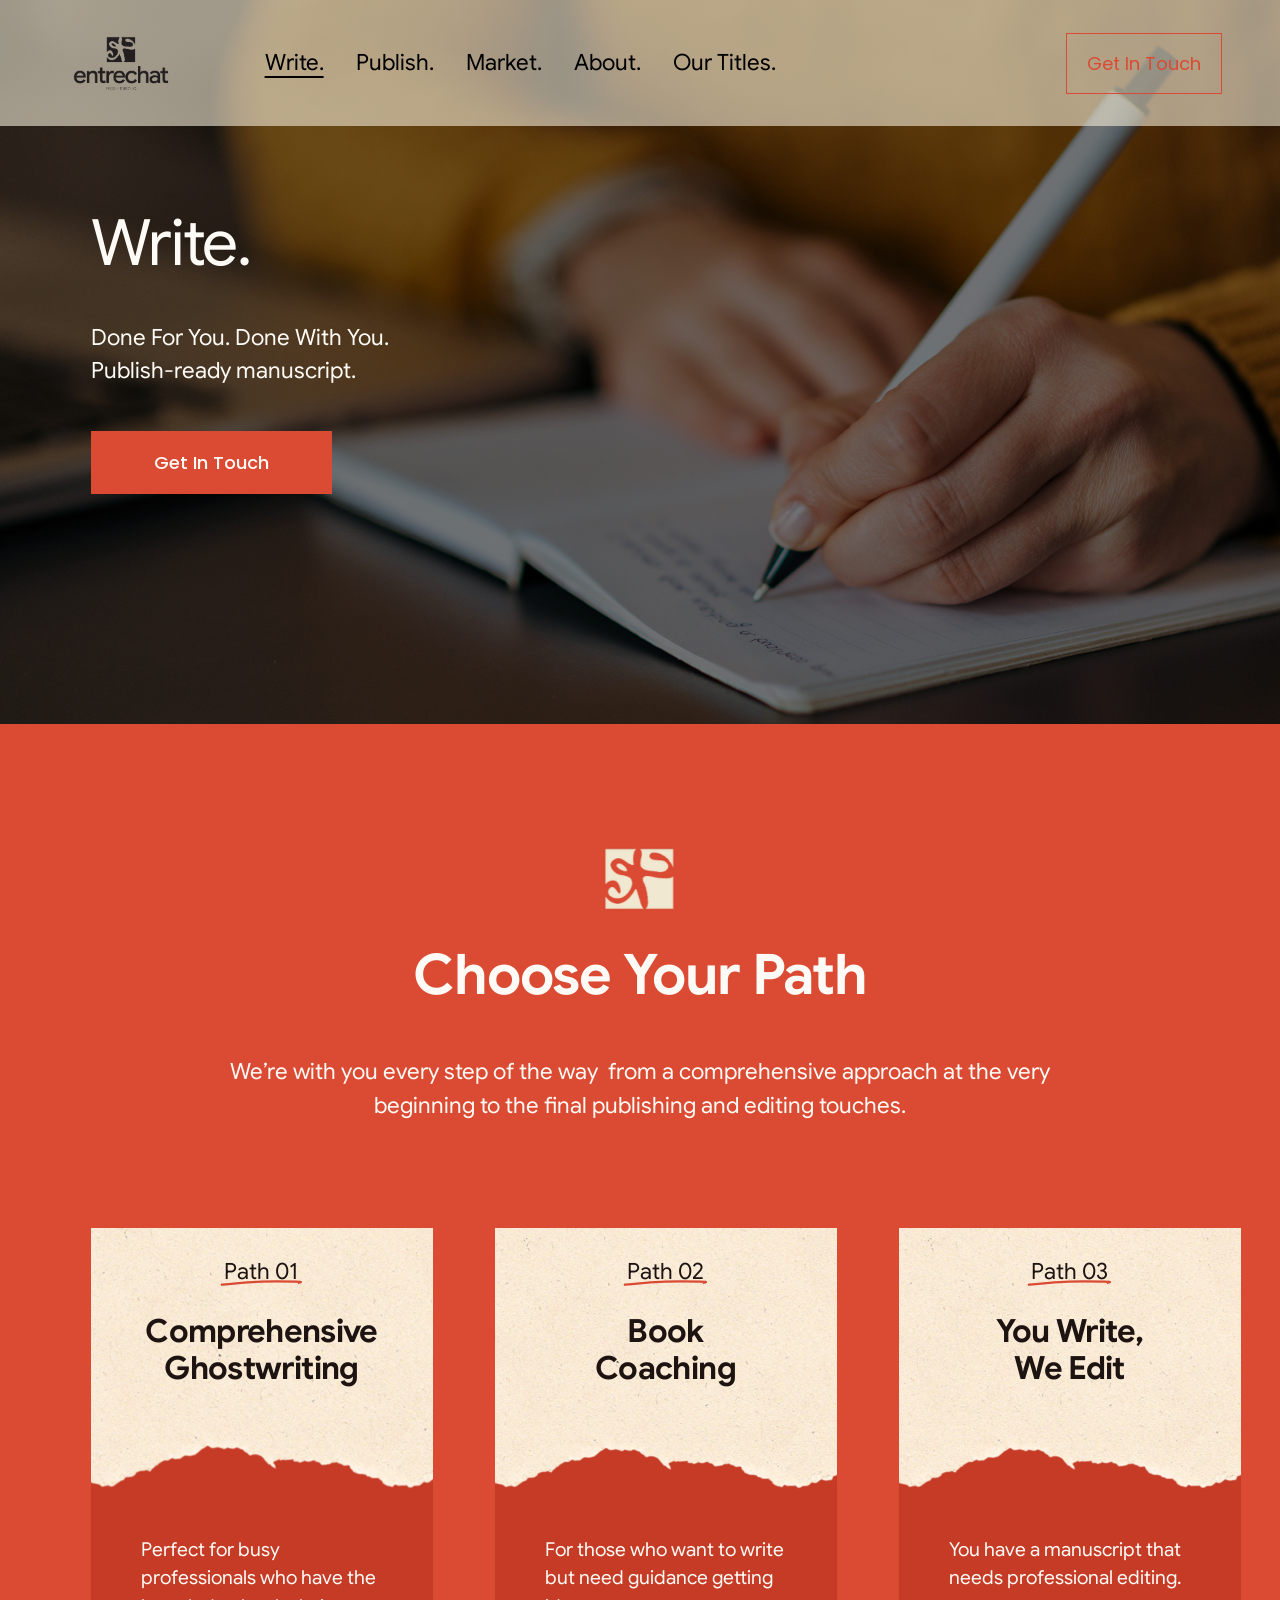
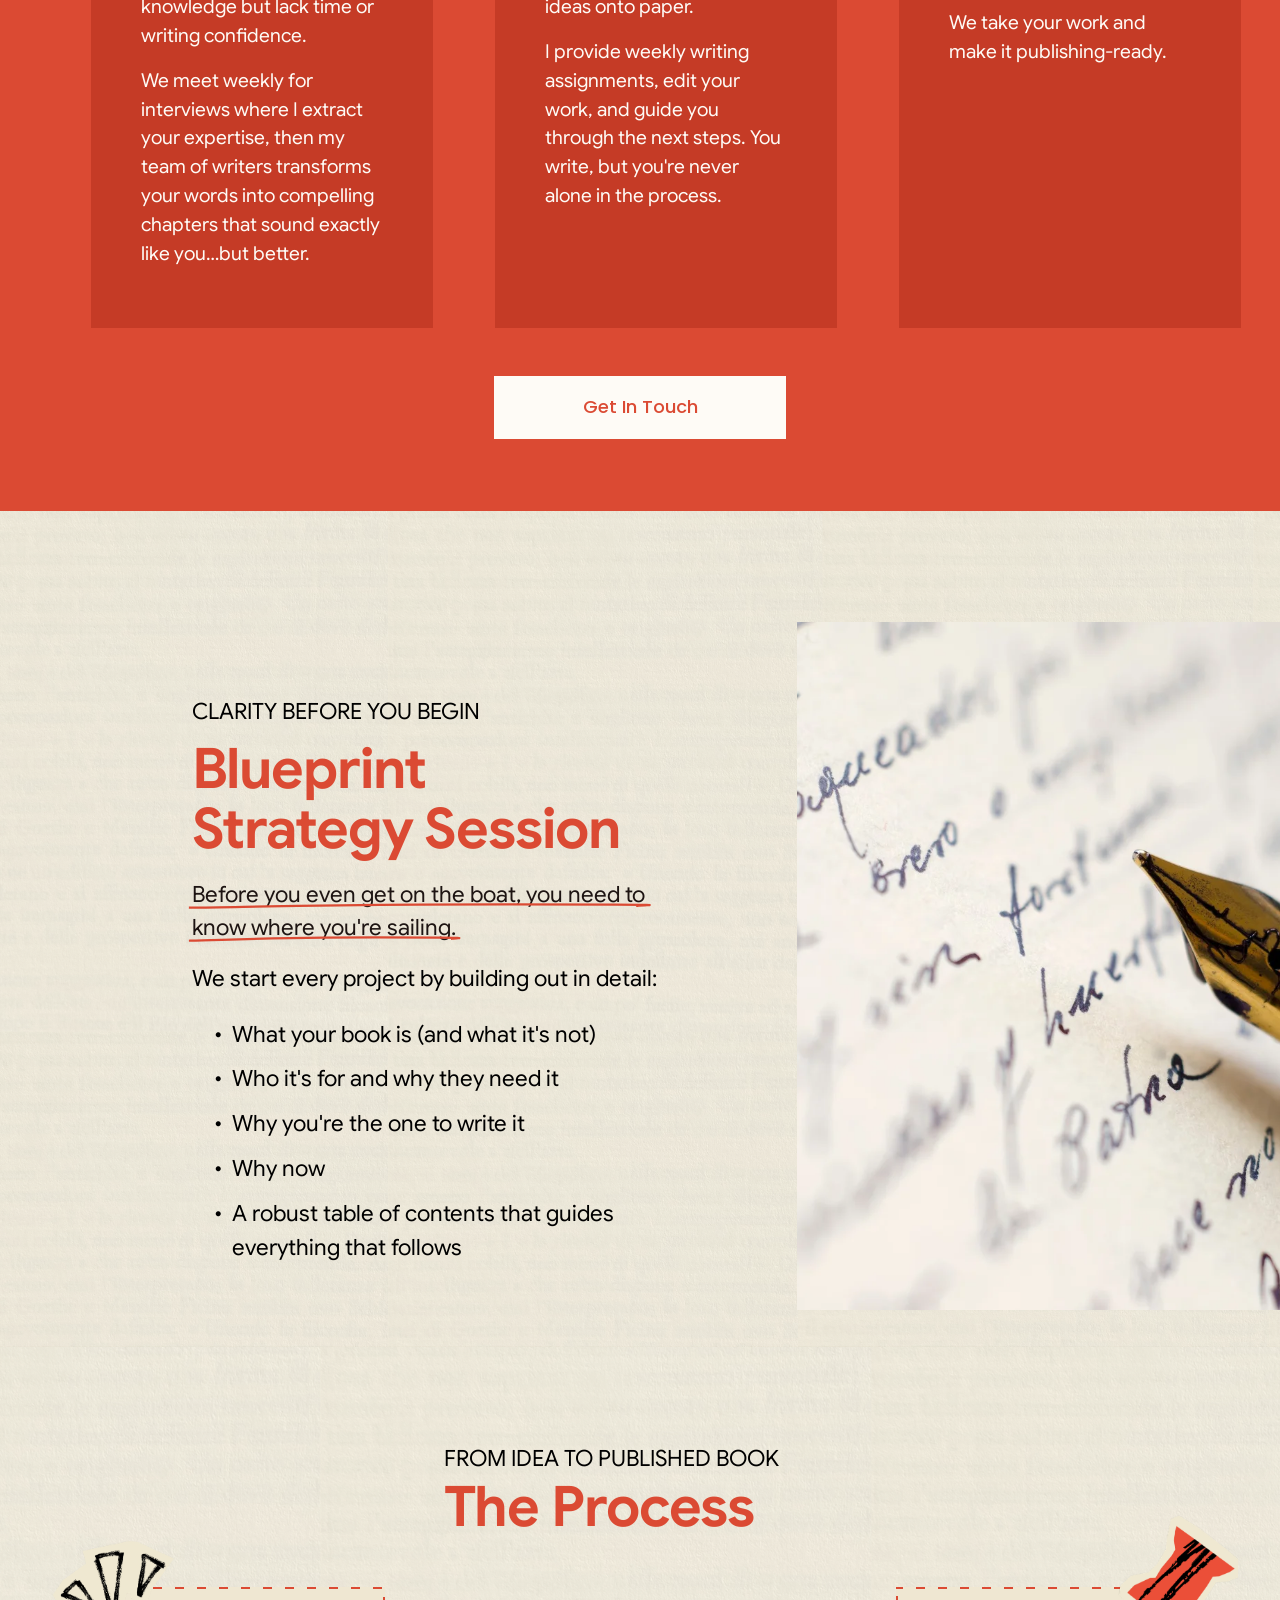
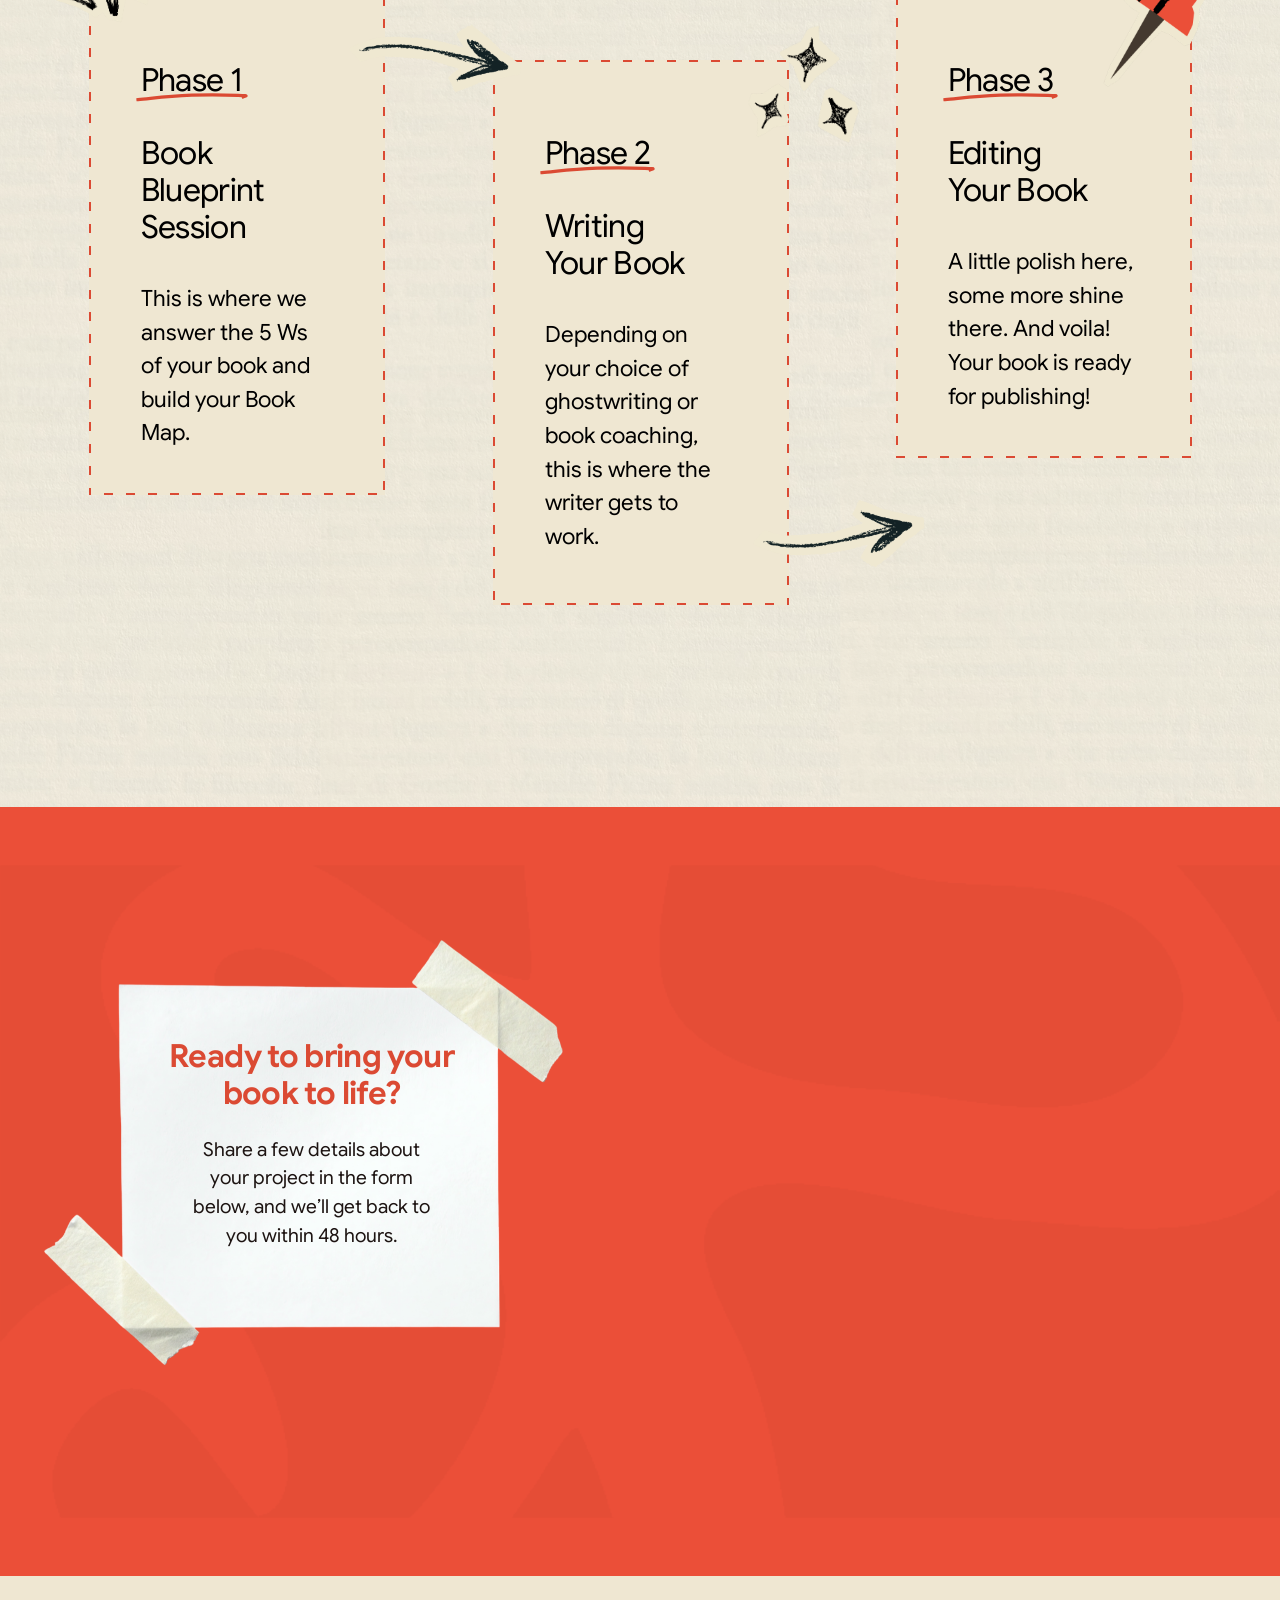
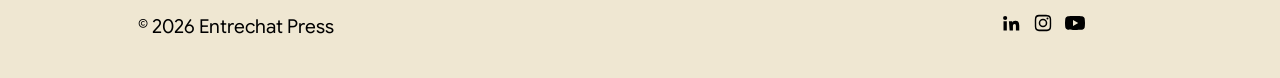
<file: write.html>
<!doctype html>
<html lang="en-CA">
<head>
<meta charset="utf-8">
<meta name="viewport" content="width=device-width, initial-scale=1">
<title>Write It | Start Your Publishing Journey Today — Entrechat Press</title>
<link rel="icon" href="images/logo.png">
<link rel="stylesheet" href="css/style.css?v=19">
</head>
<body>
<a class="skip" href="#page">Skip to Content</a>

<header class="site-header">
  <div class="inner">
    <a class="logo" href="index.html"><img src="images/logo.png" alt="Entrechat Press"></a>
    <nav>
      <a href="write.html" class="active">Write.</a>
      <a href="publish.html">Publish.</a>
      <a href="market.html">Market.</a>
      <a href="about.html">About.</a>
      <a href="our-books.html">Our Titles.</a>
    </nav>
    <a class="header-btn" href="contact.html">Get In Touch</a>
    <button class="menu-toggle" aria-label="Open menu">&#9776;</button>
  </div>
</header>

<main id="page">

  <section class="page-hero" style="background-image:url('images/write-hero.png');background-position:58.02% 74.44%">
    <h1>Write.</h1>
    <p>Done For You. Done With You. Publish-ready manuscript.</p>
    <a class="btn btn-solid" href="contact.html">Get In Touch</a>
  </section>

  <section class="paths">
    <img class="mark" src="images/logo-beige.png" alt="Entrechat Logo Beige">
    <h2>Choose Your Path</h2>
    <p class="lead">We’re with you every step of the way&nbsp; from a comprehensive approach at the very beginning to the final publishing and editing touches.</p>
    <div class="path-cards">
      <div class="path-card">
        <div class="top"><p><span class="hl">Path 01<svg viewBox="0 0 100 100" preserveAspectRatio="none" aria-hidden="true"><path d="M 0,99 c 12.5,-2.75 25,-8.5 50,-11 c 25,-2.5 38,0 50,1 c 2.4,0.2 -1.9,2.85 -2,3"/></svg></span></p><h4>Comprehensive Ghostwriting</h4></div>
        <div class="body">
          <p>Perfect for busy professionals who have the knowledge but lack time or writing confidence.</p>
          <p>We meet weekly for interviews where I extract your expertise, then my team of writers transforms your words into compelling chapters that sound exactly like you…but better.</p>
        </div>
      </div>
      <div class="path-card">
        <div class="top"><p><span class="hl">Path 02<svg viewBox="0 0 100 100" preserveAspectRatio="none" aria-hidden="true"><path d="M 0,99 c 12.5,-2.75 25,-8.5 50,-11 c 25,-2.5 38,0 50,1 c 2.4,0.2 -1.9,2.85 -2,3"/></svg></span></p><h4>Book<br>Coaching</h4></div>
        <div class="body">
          <p>For those who want to write but need guidance getting ideas onto paper.</p>
          <p>I provide weekly writing assignments, edit your work, and guide you through the next steps. You write, but you're never alone in the process.</p>
        </div>
      </div>
      <div class="path-card">
        <div class="top"><p><span class="hl">Path 03<svg viewBox="0 0 100 100" preserveAspectRatio="none" aria-hidden="true"><path d="M 0,99 c 12.5,-2.75 25,-8.5 50,-11 c 25,-2.5 38,0 50,1 c 2.4,0.2 -1.9,2.85 -2,3"/></svg></span></p><h4>You Write,<br>We Edit</h4></div>
        <div class="body">
          <p>You have a manuscript that needs professional editing.</p>
          <p>We take your work and make it publishing-ready.</p>
        </div>
      </div>
    </div>
    <a class="btn btn-cream" href="contact.html">Get In Touch</a>
  </section>

  <section class="paper write-paper">
    <div class="stage">
      <div class="abs blueprint">
        <p class="eyebrow">Clarity before you begin</p>
        <h2 class="h2-red">Blueprint Strategy Session</h2>
        <p class="boat"><span class="hl">Before you even get on the boat, you need to<svg viewBox="0 0 100 100" preserveAspectRatio="none" aria-hidden="true"><path d="M 0,99 c 12.5,-2.75 25,-8.5 50,-11 c 25,-2.5 38,0 50,1 c 2.4,0.2 -1.9,2.85 -2,3"/></svg></span> <span class="hl">know where you're sailing.<svg viewBox="0 0 100 100" preserveAspectRatio="none" aria-hidden="true"><path d="M 0,99 c 12.5,-2.75 25,-8.5 50,-11 c 25,-2.5 38,0 50,1 c 2.4,0.2 -1.9,2.85 -2,3"/></svg></span></p>
        <p class="start">We start every project by building out in detail:</p>
        <ul>
          <li>What your book is (and what it's not)</li>
          <li>Who it's for and why they need it</li>
          <li>Why you're the one to write it</li>
          <li>Why now</li>
          <li>A robust table of contents that guides everything that follows</li>
        </ul>
      </div>
      <img class="abs pen" src="images/writing-pen.jpg" alt="Close-up of a gold-tipped fountain pen resting on handwritten letter with cursive writing.">
    </div>
  </section>

  <section class="paper write-process">
    <div class="stage">
      <div class="abs process-head">
        <p class="eyebrow">From idea to published book</p>
        <h2 class="h2-red">The Process</h2>
      </div>

      <img class="abs sticker" style="left:113px;top:193px;width:140px;height:87px" src="images/stickers/sticker-a.png" alt="Three triangular shapes on white backgrounds">
      <img class="abs sticker" style="left:415px;top:245px;width:191px;height:130px" src="images/stickers/sticker-c.png" alt="A white arrow pointing to the right on a black background.">
      <img class="abs sticker" style="left:819px;top:273px;width:140px;height:147px" src="images/stickers/sticker-b.png" alt="Three hand drawns stars, arranged in a scattered pattern.">
      <img class="abs sticker" style="left:1174px;top:168px;width:137px;height:173px" src="images/stickers/sticker-d.png" alt="A sticker of a red pin">
      <img class="abs sticker" style="left:819px;top:723px;width:191px;height:130px" src="images/stickers/sticker-e.png" alt="A white arrow pointing to the right on a black background.">

      <div class="abs proc-card dash-box" style="left:163px;top:242px;width:292px;height:504px">
        <h4><span class="hl">Phase 1<svg viewBox="0 0 100 100" preserveAspectRatio="none" aria-hidden="true"><path d="M 0,99 c 12.5,-2.75 25,-8.5 50,-11 c 25,-2.5 38,0 50,1 c 2.4,0.2 -1.9,2.85 -2,3"/></svg></span></h4>
        <h3>Book Blueprint Session</h3>
        <p>This is where we answer the 5 Ws of your book and build your Book Map.</p>
      </div>
      <div class="abs proc-card dash-box" style="left:567px;top:315px;width:292px;height:541px">
        <h4><span class="hl">Phase 2<svg viewBox="0 0 100 100" preserveAspectRatio="none" aria-hidden="true"><path d="M 0,99 c 12.5,-2.75 25,-8.5 50,-11 c 25,-2.5 38,0 50,1 c 2.4,0.2 -1.9,2.85 -2,3"/></svg></span></h4>
        <h3 class="narrow">Writing Your Book</h3>
        <p>Depending on your choice of ghostwriting or book coaching, this is where the writer gets to work.</p>
      </div>
      <div class="abs proc-card dash-box" style="left:970px;top:242px;width:292px;height:467px">
        <h4><span class="hl">Phase 3<svg viewBox="0 0 100 100" preserveAspectRatio="none" aria-hidden="true"><path d="M 0,99 c 12.5,-2.75 25,-8.5 50,-11 c 25,-2.5 38,0 50,1 c 2.4,0.2 -1.9,2.85 -2,3"/></svg></span></h4>
        <h3 class="narrow">Editing Your Book</h3>
        <p>A little polish here, some more shine there. And voila! Your book is ready for publishing!</p>
      </div>
    </div>
  </section>

  <section class="form-band write">
    <div class="stage">
      <img class="abs note" src="images/taped-paper.png" alt="Blank white sheet of paper taped to a surface with beige masking tape on the top right and bottom left corners.">
      <div class="abs note-text">
        <h4>Ready to bring your book to life?</h4>
        <p>Share a few details about your project in the form below, and we’ll get back to you within 48 hours.</p>
      </div>
      <div class="abs form">
        <iframe src="https://forms.zohopublic.ca/entrechatpress/form/EPContactFormWhite/formperma/BBlkCVX6aRiFesGuW_x5_0ETBSjp1-OELmJvkeKrQK0?zf_rszfm=1" title="EP - Contact Form - White" loading="lazy"></iframe>
      </div>
    </div>
  </section>

</main>

<footer class="site-footer">
  <p>© 2026 Entrechat Press</p>
  <nav class="social" aria-label="Social">
    <a href="https://www.linkedin.com/in/adinasamuels/" target="_blank" rel="noopener" aria-label="LinkedIn"><svg viewBox="0 0 24 24"><path d="M4.98 3.5a2.5 2.5 0 1 1 0 5 2.5 2.5 0 0 1 0-5zM3 9.75h4v11.25H3zM9.5 9.75h3.8v1.6h.05c.53-1 1.83-2.05 3.77-2.05 4.03 0 4.78 2.65 4.78 6.1V21h-4v-5c0-1.2-.02-2.73-1.66-2.73-1.67 0-1.92 1.3-1.92 2.64V21h-4z"/></svg></a>
    <a href="https://www.instagram.com/adinasamuels/?hl=en" target="_blank" rel="noopener" aria-label="Instagram"><svg viewBox="0 0 24 24"><path d="M12 2.2c3.2 0 3.58 0 4.85.07 3.25.15 4.77 1.69 4.92 4.92.06 1.27.07 1.65.07 4.85s0 3.58-.07 4.85c-.15 3.23-1.66 4.77-4.92 4.92-1.27.06-1.65.07-4.85.07s-3.58 0-4.85-.07c-3.26-.15-4.77-1.7-4.92-4.92C2.17 15.58 2.16 15.2 2.16 12s0-3.58.07-4.85C2.38 3.92 3.9 2.38 7.15 2.23 8.42 2.17 8.8 2.16 12 2.16zm0 2c-3.15 0-3.5 0-4.74.07-2.2.1-3.22 1.14-3.32 3.32C3.88 8.83 3.87 9.2 3.87 12s0 3.17.07 4.41c.1 2.17 1.12 3.22 3.32 3.32 1.24.06 1.6.07 4.74.07s3.5 0 4.74-.07c2.2-.1 3.22-1.15 3.32-3.32.06-1.24.07-1.6.07-4.41s0-3.17-.07-4.41c-.1-2.18-1.13-3.22-3.32-3.32C15.5 4.2 15.15 4.2 12 4.2zm0 2.67a5.13 5.13 0 1 1 0 10.26 5.13 5.13 0 0 1 0-10.26zm0 1.8a3.33 3.33 0 1 0 0 6.66 3.33 3.33 0 0 0 0-6.66zm5.34-3.2a1.2 1.2 0 1 1 0 2.4 1.2 1.2 0 0 1 0-2.4z"/></svg></a>
    <a href="https://www.youtube.com/@adinasamuels" target="_blank" rel="noopener" aria-label="YouTube"><svg viewBox="0 0 24 24"><path d="M23.5 6.2a3 3 0 0 0-2.1-2.1C19.5 3.6 12 3.6 12 3.6s-7.5 0-9.4.5A3 3 0 0 0 .5 6.2 31.5 31.5 0 0 0 0 12a31.5 31.5 0 0 0 .5 5.8 3 3 0 0 0 2.1 2.1c1.9.5 9.4.5 9.4.5s7.5 0 9.4-.5a3 3 0 0 0 2.1-2.1A31.5 31.5 0 0 0 24 12a31.5 31.5 0 0 0-.5-5.8zM9.6 15.6V8.4l6.3 3.6z"/></svg></a>
  </nav>
</footer>

<script src="js/site.js"></script>
</body>
</html>
</file>
<file: css/style.css>
/* Entrechat Press - rebuilt from the Squarespace site (2026-10-12).
   Colours, fonts and spacing copied from the original theme. */

@font-face { font-family: "Google Sans"; src: url("../fonts/google-sans.woff2") format("woff2"); font-weight: 400 700; font-style: normal; font-display: swap; }
@font-face { font-family: "Google Sans"; src: url("../fonts/google-sans-italic.woff2") format("woff2"); font-weight: 400 700; font-style: italic; font-display: swap; }
@font-face { font-family: "Poppins"; src: url("../fonts/poppins-400.woff2") format("woff2"); font-weight: 400; font-display: swap; }
@font-face { font-family: "Poppins"; src: url("../fonts/poppins-500.woff2") format("woff2"); font-weight: 500 700; font-display: swap; }
@font-face { font-family: "Almarai"; src: url("../fonts/almarai-400.woff2") format("woff2"); font-weight: 400; font-display: swap; }

:root {
  --white: #FEFBF6;        /* hsl(40,82%,98%) */
  --cream: #EFE7D2;        /* lightAccent hsl(44,48%,88%) */
  --red: #DB4A33;          /* accent hsl(8,70%,53%) */
  --dark: #1D1412;         /* darkAccent */
  --black: #000;
  --text: #000;
  --sans: "Google Sans", Arial, sans-serif;
  --meta: "Poppins", Arial, sans-serif;
  --header-h: 126px;
}

* { box-sizing: border-box; }
html { scroll-behavior: smooth; }
body { margin: 0; background: var(--white); color: var(--text); font-family: var(--sans); font-size: 22.4px; line-height: 1.5; -webkit-font-smoothing: antialiased; }
img { max-width: 100%; display: block; }
a { color: inherit; }
figure { margin: 0; }
/* Squarespace bullets: a "•" in a 40px gutter, right-aligned 10px from the text */
main ul { list-style: none; padding-left: 40px; }
main ul > li::before { content: "•"; display: inline-block; box-sizing: border-box; width: 40px; margin-left: -40px; padding-right: 10px; text-align: right; }
h1, h2, h3, h4 { font-family: var(--sans); font-weight: 400; letter-spacing: -.02em; line-height: 1.2; margin: 0; }
h1 { line-height: 1.056; }
h2 { line-height: 1.08; }
h3 { line-height: 1.104; }
h4 { line-height: 1.152; }
p { margin: 0; }
main { overflow-x: clip; }
.skip { position: absolute; left: -9999px; }
.skip:focus { left: 10px; top: 10px; z-index: 100; background: #fff; padding: 8px; }

/* ---------- header ---------- */
.site-header { position: fixed; inset: 0 0 auto 0; height: var(--header-h); z-index: 50; background: rgba(239, 231, 210, .62); }
.site-header .inner { height: 100%; display: flex; align-items: center; padding: 0 57.6px; }
.site-header .logo img { width: 123px; height: 123px; }
.site-header nav { display: flex; gap: 32px; margin-left: 84px; }
.site-header nav a { text-decoration: none; font-size: 22.4px; color: var(--black); }
.site-header nav a:hover, .site-header nav a.active { text-decoration: underline; text-underline-offset: 6px; }
.header-btn { margin-left: auto; display: inline-flex; align-items: center; justify-content: center; width: 156px; height: 61px; border: 1px solid var(--red); color: var(--red); text-decoration: none; font-family: var(--meta); font-size: 18px; }
.header-btn:hover { background: var(--red); color: #fff; }
.menu-toggle { display: none; }

/* ---------- buttons ---------- */
.btn { display: inline-flex; align-items: center; justify-content: center; text-align: center; text-decoration: none; font-family: var(--meta); font-weight: 500; font-size: 18px; line-height: 1.2; }
.btn-solid { background: var(--red); color: var(--white); height: 62px; padding: 0 1.3rem; }
.btn-solid:hover { background: #c43d28; }
.btn-outline { border: 1px solid var(--red); color: var(--red); padding: 1rem 1.3rem; line-height: 1.5; font-weight: 400; }
.btn-outline:hover { background: var(--red); color: #fff; }

/* hand-drawn red underline = Squarespace text highlight: one path scaled over the
   word's content box (1.25em tall), stroke 0.1em that does not scale with the box */
.hl { position: relative; }
.hl svg { position: absolute; left: -.08em; top: 0; width: calc(100% + .15em); height: 100%; overflow: visible; fill: none; stroke: var(--red); stroke-width: .1em; stroke-linecap: square; stroke-linejoin: bevel; pointer-events: none; }
.hl svg path { vector-effect: non-scaling-stroke; }

/* ---------- home: hero ---------- */
.hero { position: relative; margin-top: 30px; min-height: 1329.1px; background: url("../images/hero.jpg") center / cover no-repeat; padding: 228px 0 0 calc(50% - 448.5px); }
.hero .eyebrow { text-transform: uppercase; }
.hero h1 { font-size: 64px; margin-top: 48px; max-width: 820px; color: var(--dark); }
.hero h1 em { font-style: italic; color: var(--dark); }
.hero .copy { max-width: 594px; margin-top: 49px; }
.hero .copy p + p { margin-top: 33.6px; }
.hero .btn-solid { width: 342px; height: 63px; margin-top: 115px; }

/* ---------- home: logo strip ---------- */
.logo-strip { background: var(--red); height: 236px; overflow: hidden; display: flex; align-items: center; }
.logo-track { display: flex; width: max-content; animation: slideshow 300s linear infinite; }
.logo-track img { width: 327px; height: 180px; object-fit: contain; margin-right: 20px; flex: 0 0 auto; }
@keyframes slideshow { from { transform: translateX(0); } to { transform: translateX(-50%); } }

/* ---------- home: services ---------- */
.services { position: relative; height: 1133.8px; background: #E9503A url("../images/services-bg.png") center / cover no-repeat; }
.services .intro { text-align: center; padding-top: 124px; color: var(--cream); }
.services .intro p { text-transform: uppercase; }
.services .intro h2 { font-size: 56px; color: var(--white); font-weight: 700; margin-top: 11px; }
.services .stage { position: absolute; top: 0; bottom: 0; left: 50%; width: 1425px; margin-left: -712.5px; }
.phase-card { position: absolute; width: 342px; padding: 73px 50px 0; }
/* Squarespace shape block: cream rect with a 2px red stroke, dash 5 / gap 17, centred on the edge */
.dash-box { z-index: 0; }
.phase-card::before, .dash-box::before { content: ""; position: absolute; inset: -2px; z-index: -1; background: url("data:image/svg+xml,%3Csvg xmlns='http://www.w3.org/2000/svg' width='100%25' height='100%25'%3E%3Crect width='100%25' height='100%25' fill='%23EFE7D2' stroke='%23DB4A33' stroke-width='4' stroke-dasharray='5 17' stroke-linecap='square'/%3E%3C/svg%3E"); }
.phase-card { z-index: 0; }
.phase-card.c1 { left: 113px; top: 353px; height: 541px; }
.phase-card.c2 { left: 567px; top: 463px; height: 504px; }
.phase-card.c3 { left: 970px; top: 353px; height: 541px; }
.phase-card h4 { font-size: 32px; color: var(--black); }
.phase-card h3 { font-size: 48px; color: var(--red); margin-top: 37px; }
.phase-card p { margin-top: 21px; }
.phase-card .btn-outline { width: 241px; min-height: 99px; margin-top: 46px; }
.sticker { position: absolute; z-index: 2; pointer-events: none; object-fit: contain; }
.sticker.triangles { left: 113px; top: 304px; width: 140px; height: 87px; }
.sticker.arrow1 { left: 415px; top: 374px; width: 191px; height: 130px; }
.sticker.stars { left: 869px; top: 403px; width: 140px; height: 147px; }
.sticker.pin { left: 1174px; top: 279px; width: 137px; height: 173px; }
.sticker.arrow2 { left: 869px; top: 871px; width: 191px; height: 130px; }

/* ---------- home: testimonials + founder (paper) ---------- */
.paper-wrap { overflow: hidden; }
.paper { background: var(--cream) url("../images/paper-texture.png") center / cover no-repeat; overflow: hidden; }
.write-paper { background-image: linear-gradient(rgba(254, 251, 246, .27), rgba(254, 251, 246, .27)), url("../images/paper-texture.png"); }
.write-process { background-image: linear-gradient(rgba(254, 251, 246, .3), rgba(254, 251, 246, .3)), url("../images/paper-texture.png"); }
.testimonials { height: 624.9px; padding: 75px 0 0; }
.t-viewport { overflow: visible; }
.t-track { display: flex; align-items: center; height: 386px; gap: 20px; transform: translateX(-477px); }
.t-track.animating { transition: transform .6s ease; }
.t-card { flex: 0 0 570px; background: var(--red); color: var(--white); padding: 23px 51px 34px; }
.t-card img { width: 76px; height: 77px; border-radius: 50%; object-fit: cover; }
.t-card blockquote { margin: 20px 0 0; font-size: 25.6px; line-height: 1.08; letter-spacing: -.02em; max-width: 380px; }
.t-card .who { margin-top: 46px; font-family: var(--sans); font-weight: 700; font-size: 16px; line-height: 1.5; text-transform: uppercase; }
.t-card .who span { display: block; }
.t-nav { display: flex; justify-content: center; gap: 20px; margin-top: 57px; }
.t-nav button { width: 60px; height: 60px; border-radius: 50%; border: 0; background: rgba(219, 74, 51, .85); color: #fff; cursor: pointer; display: grid; place-items: center; }
.t-nav button:hover { background: var(--red); }

.founder { position: relative; height: 1186.9px; padding: 187px 0 0 163px; }
.founder .art { position: absolute; top: 47px; left: calc(50% - 185.5px); width: 1747px; max-width: none; clip-path: inset(0 0 0 241px); }
.founder .text { position: relative; z-index: 1; max-width: 544px; }
.founder .eyebrow { text-transform: uppercase; }
.founder h2 { width: 494px; font-size: 56px; font-weight: 700; color: var(--red); margin-top: 10px; }
.founder .body { margin-top: 27px; }
.founder .body p + p { margin-top: 16px; }
.founder .btn-solid { width: 292px; height: 63px; margin-top: 52px; }

/* ---------- home: FAQ ---------- */
.faq { position: relative; height: 1573.3px; background: #111 url("../images/bookshelf.jpg") center / cover no-repeat; color: var(--white); padding: 161px 0 0; }
.faq::before { content: ""; position: absolute; inset: 0; background: rgba(0, 0, 0, .85); }
.faq > * { position: relative; }
.faq .intro { text-align: center; }
.faq .intro p { text-transform: uppercase; }
.faq .intro h2 { font-size: 56px; margin-top: 10px; }
.faq .cols { display: grid; grid-template-columns: 494px 443px; justify-content: start; padding-left: calc(50% - 549.5px); column-gap: 111px; margin-top: 85px; align-items: start; }
.acc { border-bottom: 1px solid var(--white); }
.acc-item { border-top: 1px solid var(--white); }
.acc-item button { all: unset; box-sizing: border-box; cursor: pointer; width: 100%; display: flex; justify-content: space-between; align-items: center; gap: 24px; min-height: 92px; padding: 23.6px 0; font-size: 25.6px; line-height: 1.5; letter-spacing: -.02em; }
.acc-item button .icon { flex: 0 0 14px; height: 14px; position: relative; }
.acc-item button .icon::before, .acc-item button .icon::after { content: ""; position: absolute; left: 0; right: 0; top: 6px; height: 2px; background: var(--white); }
.acc-item button .icon::after { transform: rotate(90deg); transition: transform .2s; }
.acc-item.open button .icon::after { transform: rotate(0); }
.acc-item .answer { display: none; padding: 0 0 32px; max-width: 300px; line-height: 1.5; }
.faq .acc + .acc .answer { max-width: 310px; }
.acc-item.open .answer { display: block; }
.acc-item button:focus-visible { outline: 2px solid #fff; outline-offset: 4px; }

/* ---------- footer ---------- */
.spacer { height: 40px; background: var(--white); }
.site-footer { background: var(--cream); height: 102px; display: flex; align-items: center; justify-content: space-between; padding: 0 calc(50% - 445px) 0 calc(50% - 502px); }
.site-footer p { font-size: 19.2px; }
.site-footer .social { display: flex; gap: 12px; position: relative; top: -8px; }
.site-footer .social a { width: 20px; height: 20px; display: block; }
.site-footer .social svg { width: 20px; height: 20px; fill: #000; }

/* ---------- inner pages: shared ---------- */
.stage { position: relative; width: 1425px; margin: 0 0 0 calc(50% - 712.5px); height: 100%; }
.abs { position: absolute; }
.page-hero { position: relative; height: 724px; background: #333 center / cover no-repeat; color: var(--white); padding: 210px 0 0 calc(50% - 549.5px); }
.page-hero::before { content: ""; position: absolute; inset: 0; background: rgba(0, 0, 0, .54); }
.page-hero > * { position: relative; }
.page-hero h1 { font-size: 64px; }
.page-hero p { max-width: 342px; margin-top: 43px; }
.page-hero .btn-solid { width: 241px; height: 63px; margin-top: 43px; }
.eyebrow-c { font-size: 22px; text-transform: uppercase; text-align: center; }
.h2-red { font-size: 56px; font-weight: 700; color: var(--red); line-height: 1.07; }
.dashed-card { border: 2px dashed var(--red); background: rgba(239, 231, 210, .6); padding: 80px 51px 0; }
.dashed-card h4 { font-size: 32px; }
.dashed-card h3 { font-size: 32px; line-height: 1.15; margin-top: 40px; }
.dashed-card p { margin-top: 40px; line-height: 1.53; }

/* form band (Zoho form) */
.form-band { height: 924px; background: #E9503A url("../images/services-bg.png") center / cover no-repeat; }
.form-band .note { left: 113px; top: 172px; width: 544px; height: 544px; object-fit: contain; }
.form-band .note-text { left: 213px; top: 312px; width: 342px; text-align: center; }
.form-band .note-text h4 { font-size: 32px; font-weight: 700; color: var(--red); }
.form-band .note-text p { width: 241px; margin: 24px auto 0; font-size: 19.2px; color: var(--dark); }
.form-band .form { left: 768px; top: 172px; width: 544px; }
.form-band iframe { display: block; border: 0; width: 539px; max-width: 100%; height: 533px; }
/* write page: measured against the original at 1425px */
.form-band.write { height: 769px; }
.form-band.write .note { left: 112px; top: 91px; width: 544px; height: 544px; }
.form-band.write .note-text { top: 231px; }
.form-band.write .note-text h4 { line-height: 1.152; }
.form-band.write .note-text p { line-height: 1.5; margin-top: 23px; }
.form-band.write .form { top: 96px; }

/* ---------- write page ---------- */
.paths { background: var(--red); height: 1387.3px; color: var(--white); text-align: center; padding-top: 74px; }
.paths .mark { width: 173px; height: 173px; object-fit: contain; margin: 0 auto; }
.paths h2 { font-size: 56px; font-weight: 700; margin-top: -26px; }
.paths .lead { max-width: 897px; margin: 50px auto 0; }
.path-cards { display: grid; grid-template-columns: repeat(3, 342px); column-gap: 62px; justify-content: start; padding-left: calc(50% - 549.5px); margin-top: 105px; text-align: left; }
.path-card { background: linear-gradient(transparent 196px, #C53B26 196px); height: 700px; }
.path-card .top { height: 271px; background: url("../images/torn-paper-2.png") top center / 100% 100% no-repeat; text-align: center; padding-top: 27px; color: var(--dark); }
.path-card:first-child .top { background-image: url("../images/torn-paper-1.png"); }
.path-card .top h4 { font-size: 32px; font-weight: 700; margin-top: 25px; }
.path-card .body { padding: 36px 50px 0; font-size: 19.2px; line-height: 1.5; }
.path-card .body p + p { margin-top: 16px; }
.btn-cream { background: var(--white); color: var(--red); width: 292px; height: 63px; margin-top: 48px; }
.btn-cream:hover { background: #fff; }

.write-paper { height: 835.3px; }
.write-paper .blueprint { left: 264px; top: 184px; width: 494px; }
.write-paper .blueprint .eyebrow { text-transform: uppercase; }
.write-paper .blueprint h2 { width: 443px; margin-top: 11px; }
.write-paper .blueprint .boat { margin-top: 18px; color: var(--dark); }
.write-paper .blueprint .start { margin-top: 17px; }
.write-paper .blueprint ul { padding: 0 0 0 40px; margin: 22px 0 0; }
.write-paper .blueprint li { margin-bottom: 11.3px; }
.write-paper .pen { left: 869px; top: 111px; width: 556px; height: 688px; object-fit: cover; }
.write-process { height: 1060.2px; }
.write-process .process-head { left: 516px; top: 95px; text-align: left; }
.write-process .process-head .eyebrow { text-transform: uppercase; }
.write-process .process-head h2 { margin-top: 3px; }
.proc-card { padding: 73px 50px 0; }
.proc-card h4 { font-size: 32px; }
.proc-card h3 { width: 191px; font-size: 32px; line-height: 1.152; letter-spacing: -.02em; margin-top: 37px; }
.proc-card h3.narrow { width: 142px; }
.proc-card p { width: 191px; margin-top: 36px; }

/* ---------- publish page ---------- */
.pub-hero { height: 871.2px; padding: 211px 0 0 calc(50% - 599.5px); }
.pub-hero::before { background: rgba(0, 0, 0, .56); }
.pub-hero h1 { font-size: 56px; line-height: 1.08; }
.pub-hero p { max-width: 443px; margin-top: 12px; }
.pub-hero p + p { margin-top: 16px; }
.pub-hero .btn-solid { margin-top: 46px; }

.pub-process { height: 1538.6px; background-image: linear-gradient(rgba(254, 251, 246, .3), rgba(254, 251, 246, .3)), url("../images/paper-texture.png"); }
.pub-process .process-head { left: 0; right: 0; top: 124px; text-align: center; }
.pub-process .process-head .eyebrow-c { font-size: inherit; }
.pub-process .process-head h2 { margin-top: 11px; }
.pub-card { left: 163px; width: 1099px; height: 247px; }
.dash-box.thick::before { background: url("data:image/svg+xml,%3Csvg xmlns='http://www.w3.org/2000/svg' width='100%25' height='100%25'%3E%3Crect width='100%25' height='100%25' fill='%23EFE7D2' stroke='%23DB4A33' stroke-width='6' stroke-dasharray='5 18' stroke-linecap='square'/%3E%3C/svg%3E"); inset: -3px; }
.pub-card > * { position: absolute; }
.pub-card .phase { left: 101px; top: 37px; font-size: 25.6px; }
.pub-card h4 { left: 101px; top: 110px; width: 191px; font-size: 32px; }
.pub-card .text { left: 404px; top: 37px; width: 645px; }
.pub-note { left: 314px; top: 1310px; width: 847px; font-size: 19.2px; }
.pub-process .sticker { z-index: 2; }

.pub-dark { height: 929.4px; background: #121820 url("../images/typewriter-still.jpg") center / cover no-repeat; color: var(--white); }
.pub-dark .lead { left: 113px; top: 121px; width: 494px; font-size: 32px; }
.pub-dark .body { left: 113px; top: 378px; width: 443px; }
.pub-dark .body p + p { margin-top: 16px; }

.pub-own { height: 1170.6px; background-image: linear-gradient(rgba(254, 251, 246, .3), rgba(254, 251, 246, .3)), url("../images/paper-texture.png"); }
.pub-own .own-text { left: 113px; top: 161px; width: 594px; }
.pub-own .eyebrow { text-transform: uppercase; }
.pub-own h2 { width: 544px; margin-top: 11px; }
.pub-own .acc { margin-top: 50px; }
.pub-own .own-img { left: 869px; top: 95px; width: 556px; height: 872px; object-fit: cover; }
.pub-own .own-btn { left: 113px; top: 1015px; width: 241px; height: 63px; }
.acc.dark { border-bottom-color: var(--black); }
.acc.dark .acc-item { border-top-color: var(--black); }
.acc.dark .acc-item button { min-height: 0; font-size: 32px; line-height: 40px; padding: 15px 0; }
.acc.dark .acc-item button .icon::before, .acc.dark .acc-item button .icon::after { background: var(--black); height: 1px; }
.acc.dark .acc-item button:focus-visible { outline-color: var(--black); }
.acc.dark .acc-item .answer { max-width: none; font-size: 19.2px; line-height: 1.5; padding: 16px 0 47px; }
.acc .answer p + p, .acc .answer ul + p { margin-top: 16px; }
.acc .answer ul { margin: 16px 0 0; padding-left: 40px; }

.faq.pub-faq { height: 802.6px; padding: 95px 0 0; }
.faq.pub-faq .intro h2 { font-size: 48px; line-height: 1.104; letter-spacing: -.02em; margin-top: 0; }
.faq.pub-faq .cols { grid-template-columns: 443px 544px; column-gap: 112px; margin-top: 94px; }
.faq.pub-faq .acc-item button { min-height: 92px; padding: 30px 0; line-height: 1.25; }
.form-band.plain { height: 1428.2px; background: var(--red); }
.form-band.plain .note { top: 169px; height: 504px; object-fit: cover; }
.form-band.plain .note-text { top: 292px; }
.form-band.plain .form { left: 718px; top: 169px; width: 594px; }
.form-band.plain iframe { width: 594px; height: 578px; }

/* ---------- market page ---------- */
.mkt-hero { height: 944.8px; padding: 300px 0 0 calc(50% - 599.5px); }
.mkt-hero::before { background: rgba(0, 0, 0, .66); }
.mkt-hero p { max-width: 393px; margin-top: 26px; }
.mkt-hero .btn-solid { margin-top: 50px; }

.mkt-intro { height: 839.4px; background: var(--cream) center / cover no-repeat; background-image: linear-gradient(rgba(254, 251, 246, .15), rgba(254, 251, 246, .15)), url("../images/market-bg-1.png"); }
.mkt-intro .big { left: 113px; top: 95px; width: 897px; font-size: 48px; font-weight: 700; color: var(--red); line-height: 1.104; }
.mkt-intro .left { left: 113px; top: 316px; width: 494px; }
.mkt-intro .left p + p { margin-top: 16px; }
.mkt-intro .right-lead { left: 718px; top: 316px; width: 494px; }
.mkt-intro .believe { left: 768px; top: 411px; width: 443px; margin: 0; padding-left: 40px; }
.mkt-intro .believe li { margin-bottom: 11.1px; }
.mkt-intro .asset { left: 718px; top: 647px; width: 594px; }

.mkt-focus { height: 1184.8px; background: #EEE4CF center / cover no-repeat; background-image: linear-gradient(rgba(239, 231, 210, .3), rgba(239, 231, 210, .3)), url("../images/market-bg-2.png"); }
.mkt-focus .process-head { left: 0; right: 0; top: 121px; text-align: center; }
.mkt-focus .process-head .eyebrow-c { font-size: inherit; }
.mkt-focus .process-head h2 { margin-top: 3px; }
.focus-card { left: 264px; width: 897px; height: 136px; }
.focus-card h3 { position: absolute; left: 101px; top: 36.5px; font-size: 48px; line-height: 1.104; }
.focus-card.first h3 { top: 45.5px; }
.focus-card h4 { position: absolute; left: 252px; top: 50px; font-size: 32px; }

.mkt-options { height: 1902.4px; background: var(--red); color: var(--white); text-align: center; padding: 74px 0 0; }
.mkt-options .mark { width: 247px; height: 247px; object-fit: contain; margin: 0 auto; }
.mkt-options h2 { font-size: 56px; font-weight: 700; margin-top: -63px; }
.mkt-options .mark, .mkt-options h2 { position: relative; left: 25px; }
.mkt-options .lead { max-width: 847px; margin: 12.5px 0 0 calc(50% - 398px); }
.opt-cards { display: grid; grid-template-columns: repeat(3, 342px); column-gap: 62px; justify-content: start; padding-left: calc(50% - 549.5px); margin-top: 124px; text-align: left; }
.opt-card { height: 1197px; background: linear-gradient(transparent 30px, #C53B26 30px); }
.opt-card.late { background: linear-gradient(transparent 67px, #C53B26 67px); }
.opt-card .top { height: 271px; background: center top / 100% 100% no-repeat; padding: 22px 50px 0; }
.opt-card .top p { color: var(--red); }
.opt-card .top h4 { color: var(--dark); font-size: 32px; font-weight: 700; margin-top: 11px; }
.opt-card:first-child .top h4 { margin-top: 24px; }
.opt-card .body { padding: 17px 50px 0; font-size: 19.2px; line-height: 1.5; }
.opt-card .body p + p { margin-top: 16px; }
.opt-card .body ul { margin: 22px 0 0; padding-left: 40px; }
.opt-card .body li { margin-bottom: 10px; }
.btn-cream.wide { width: 393px; margin-top: 47px; }

.mkt-fit { height: 872.1px; }
.mkt-fit .fit-text { left: 264px; top: 161px; width: 494px; }
.mkt-fit .eyebrow { text-transform: uppercase; }
.mkt-fit h2 { width: 342px; margin-top: 51px; }
.mkt-fit .intro { font-size: 25.6px; margin-top: 39px; line-height: 1.5; }
.mkt-fit ul { margin: 22px 0 0; padding-left: 40px; }
.mkt-fit li { margin-bottom: 11px; }
.mkt-fit li:last-child { margin-bottom: 0; }
.mkt-fit ul + p { margin-top: 22px; }
.mkt-fit .fit-img { left: 1071px; top: 110px; width: 354px; height: 651px; object-fit: cover; object-position: 47.2% 32%; }
.form-band.mkt { height: 876.2px; }
.form-band.mkt .note { top: 168px; height: 578px; object-fit: cover; }
.form-band.mkt .note-text { top: 315px; }
.form-band.mkt .note-text p { margin-top: 37px; }
.form-band.mkt .form { left: 718px; top: 168px; width: 594px; }
.form-band.mkt iframe { width: 594px; height: 578px; }

/* ---------- about page ---------- */
.about-hero { height: 695.3px; padding: 509px 0 0 calc(50% - 599.5px); }
.about-hero::before { background: rgba(0, 0, 0, .49); }
.about-hero h1 { max-width: 948px; }
.about-hero .hl svg { stroke-width: 3px; }

.about-bio { height: 802.6px; background-image: url("../images/about-bg-1.png"); }
.about-bio .portrait { left: 213px; top: 95px; width: 443px; height: 615px; object-fit: cover; }
.about-bio .bio { left: 768px; top: 168px; width: 544px; font-size: 25.6px; line-height: 1.5; }
.about-bio .bio p + p { margin-top: 16px; }

.about-diff { height: 974.2px; background: var(--cream); padding: 80px 0 0; }
.about-diff .eyebrow-c { font-size: inherit; }
.about-diff h2 { font-size: 56px; color: var(--red); text-align: center; margin-top: 30px; }
.diff-cols { display: grid; grid-template-columns: repeat(3, 292px); column-gap: 112px; justify-content: start; padding-left: calc(50% - 549.5px); margin-top: 68px; }
.diff-cols h4 { font-size: 32px; min-height: 74px; color: var(--dark); }
.diff-cols p { margin-top: 37px; }
.diff-cols p + p { margin-top: 15px; }

.about-serve { height: 1170.6px; background: linear-gradient(rgba(29, 20, 18, .8), rgba(29, 20, 18, .8)), #1D1412 url("../images/about-pen-still.jpg") center / cover no-repeat; color: var(--white); }
.about-serve .col { top: 132px; }
.about-serve .left { left: 213px; width: 393px; }
.about-serve .right { left: 768px; width: 443px; }
.about-serve .right .eyebrow { width: 494px; }
.about-serve .eyebrow { text-transform: uppercase; }
.about-serve h3 { font-size: 48px; line-height: 1.104; margin-top: 39px; width: 292px; }
.about-serve .left h3 { width: 393px; }
.about-serve .body { margin-top: 78px; }
.about-serve .body p + p { margin-top: 16px; }
.about-serve .body ol + p, .about-serve .body ul + p { margin-top: 22px; }
.about-serve ol, .about-serve ul { margin: 23px 0 0; padding-left: 40px; list-style: none; }
.about-serve ol { counter-reset: rte-list; }
.about-serve ol > li { counter-increment: rte-list; }
.about-serve ol > li::before { content: counter(rte-list) ". "; display: inline-block; box-sizing: border-box; width: 40px; margin-left: -40px; padding-right: 3px; text-align: right; white-space: pre; }
.about-serve li { margin-bottom: 11px; }
.about-serve li:last-child { margin-bottom: 0; }
.about-serve ul.small { margin-top: 22px; }
.about-serve ul.small li { margin-bottom: 9px; font-size: 19.2px; line-height: 1.5; }
.about-serve ul.small li:last-child { margin-bottom: 0; }
.about-serve p.small { font-size: 19.2px; line-height: 1.5; }
.about-serve p.small + p.small { margin-top: 17px; }

.about-begin { height: 929.4px; text-align: center; padding: 85px 0 0; background-image: linear-gradient(rgba(239, 231, 210, .15), rgba(239, 231, 210, .15)), url("../images/about-bg-2.png"); }
.about-begin .mark { width: 241px; height: 136px; object-fit: contain; margin: 0 auto; }
.about-begin h2 { font-size: 56px; max-width: 594px; margin: 26px auto 0; }
.about-begin .text { max-width: 594px; margin: 48px auto 0; text-align: justify; }
.about-begin .text p + p { margin-top: 16px; }
.about-begin .text p:last-child { text-align: center; }
.about-begin .btn-solid { width: 292px; height: 63px; margin-top: 30px; }

/* ---------- our titles page ---------- */
.sr-only { position: absolute; width: 1px; height: 1px; overflow: hidden; clip: rect(0 0 0 0); }
.books-hero { height: 466.5px; padding: 285px 0 0 calc(50% - 599.5px); }
.books-hero::before { background: rgba(0, 0, 0, .4); }
.books-hero h1 { max-width: 847px; line-height: 1.05; }

.release { background: var(--cream) url("../images/books-bg.png") center / cover no-repeat; overflow: hidden; }
.release.r1 { height: 929.4px; }
.release.r2 { height: 929.4px; }
.marquee { position: absolute; left: 0; width: 1410px; height: 150px; overflow: visible; }
.marquee text { font-family: var(--sans); font-size: 64px; fill: rgba(176, 156, 104, .55); letter-spacing: -.01em; }
.release .book { z-index: 1; }
.release .info { width: 594px; z-index: 1; line-height: 1.5; }
.release .buy { display: flex; gap: 11px; margin-top: 23px; }
.release .buy .btn-solid { width: 292px; height: 63px; font-size: 19px; }
.release .avail { display: flex; align-items: center; gap: 20px; margin-top: 28px; padding-left: 9px; font-size: 20px; }
.release .avail strong { white-space: nowrap; }
.release .avail img { flex: 1 1 auto; min-width: 0; width: 445px; }

.books-quote { background: var(--cream); display: grid; grid-template-columns: 594px 594px; gap: 12px; justify-content: center; padding: 51px 0 51.1px; }
.q-card { background: var(--white); border-radius: 24px; height: 688.1px; display: flex; align-items: center; padding: 0 51px; }
.q-card h3 { font-size: 40px; line-height: 1.15; letter-spacing: .03em; max-width: 480px; }
.q-img { border-radius: 24px; overflow: hidden; height: 688.1px; }
.q-img img { width: 100%; height: 100%; object-fit: cover; }

.more-titles { background: var(--cream); display: flex; gap: 0; padding: 93px 0 136.1px calc(50% - 597.5px); }
.more-titles h2 { flex: 0 0 202px; font-size: 56px; color: var(--red); line-height: 1.08; }
.title-grid { display: grid; grid-template-columns: repeat(3, 292px); column-gap: 61px; row-gap: 47px; }
.title-grid .title:nth-child(n+4):nth-child(-n+6) { margin-top: 74px; } /* original: 121px gap after row 1, 47px after row 2 */
.title img { width: 286px; height: 357px; object-fit: cover; }
.title .name { margin-top: 41px; font-size: 22px; }
.title p + p { font-size: 20px; margin-top: 10px; }
.title .btn-solid { width: 292px; height: 63px; margin-top: 44px; }

/* ---------- contact page ---------- */
.contact { height: 1187px; background: var(--cream) url("../images/market-bg-1.png") center / cover no-repeat; }
.contact .mark { left: 213px; top: 272px; width: 90px; }
.contact h2 { left: 213px; top: 428px; width: 342px; }
.contact .lead { left: 213px; top: 599px; width: 342px; font-size: 25.6px; line-height: 1.5; }
.contact .form { left: 718px; top: 257px; width: 494px; }
.contact iframe { border: 0; width: 100%; height: 532px; }

/* ---------- book pages ---------- */
/* Each block is placed at the original's Squarespace grid position (stage coords, measured at 1425 wide).
   .m / .b = content vertically centred / bottom-aligned in its block, like the original. */
.bk { position: relative; background: var(--cream) url("../images/market-bg-3.png") center / cover no-repeat; font-size: 19.2px; line-height: 1.5; }
.bk .fe { position: absolute; display: flex; flex-direction: column; justify-content: flex-start; }
.bk .fe.m { justify-content: center; }
.bk .fe.b { justify-content: flex-end; }
.bk .fe.c { text-align: center; }
.bk .fe p + p { margin-top: 16px; }
.bk .fe > img { width: 100%; height: 100%; object-fit: contain; }
.bk .fe.cover > img { object-fit: cover; }
.bk .fe iframe { display: block; border: 0; width: 100%; }
.bk .fe .btn-solid { width: 100%; height: 100%; }
.pill { display: flex; align-items: center; justify-content: center; height: 100%; border: 4px solid var(--red); border-radius: 40px; color: var(--red); font-weight: 700; text-transform: uppercase; background: var(--white); }
.book-title { font-size: 48px; color: var(--red); line-height: 1.104; }
.bk .cta { color: var(--red); font-weight: 700; }
.bk .vid-h { font-size: 32px; line-height: 1.152; font-weight: 700; color: var(--red); }
.bk .vid-p, .bk .about-t { font-size: 22.4px; font-weight: 700; }
.bk .about-t { color: var(--red); }
.bk .who { margin-top: 16px; }
.bk .who strong { color: var(--red); }

/* ---------- responsive ---------- */
@media (max-width: 1200px) {
  .services { height: auto; padding-bottom: 80px; }
  .services .stage { position: static; width: auto; margin-left: 0; display: grid; gap: 40px; justify-items: center; margin-top: 60px; }
  .phase-card { position: static; height: auto !important; padding-bottom: 50px; max-width: 90vw; }
  .sticker { display: none; }
  .founder .art { position: static; width: 100%; margin: 40px 0 0 -6vw; }
  .stage:not(.services .stage) { width: auto; height: auto; padding: 0 6vw; margin-left: 0; }
  .abs { position: static !important; }
  .stage img.abs[src*="stickers"] { display: none; }
  .write-paper, .write-process { height: auto; padding: 80px 0; }
  .write-paper .blueprint, .write-paper .blueprint h2 { width: auto; }
  .write-paper .pen { width: 100%; height: auto; margin: 40px 0; }
  .write-process .process-head { margin: 0 0 30px; }
  .proc-card { position: relative !important; left: auto !important; top: auto !important; padding-bottom: 50px; margin-bottom: 30px; width: auto !important; height: auto !important; }
  .proc-card h3, .proc-card h3.narrow, .proc-card p { width: auto; }
  .founder h2, .pub-own h2, .about-serve .right .eyebrow { width: auto; max-width: 100%; }
  .dashed-card { width: auto !important; height: auto !important; padding-bottom: 50px; margin-bottom: 30px; }
  .path-cards { grid-template-columns: minmax(0, 342px); row-gap: 40px; }
  .paths { height: auto; padding-bottom: 80px; }
  .form-band { height: auto; padding: 60px 0; }
  .form-band .stage { position: relative; }
  .form-band .note { width: 100%; max-width: 480px; height: auto; margin: 0 auto 30px; }
  .form-band .note-text { position: absolute !important; top: 18%; left: 50%; transform: translateX(-50%); width: min(300px, 70%); }
  .form-band .note-text h4 { font-size: 26px; }
  .form-band .note-text p { width: auto; margin-top: 16px; font-size: 17px; }
  .form-band .form { width: 100%; }
  .form-band.write, .form-band.plain, .form-band.mkt { height: auto; }
  .form-band.plain .note, .form-band.mkt .note { height: auto; }
  .form-band.write .form, .form-band.plain .form, .form-band.mkt .form { width: 100%; }
  .form-band.write iframe, .form-band.plain iframe, .form-band.mkt iframe { width: 100%; height: 760px; }
  /* note text sits on the paper: paper spans ~15-77% of the square note image */
  .form-band.write .note-text, .form-band.plain .note-text, .form-band.mkt .note-text { top: calc(min(480px, 88vw) * .24); width: calc(min(480px, 88vw) * .58); }
  .form-band.write .note-text h4, .form-band.plain .note-text h4, .form-band.mkt .note-text h4 { font-size: 22px; }
  .form-band.write .note-text p, .form-band.plain .note-text p, .form-band.mkt .note-text p { font-size: 15px; margin-top: 12px; }
  .form-band.write .note { width: 100%; height: auto; }
  .form-band.write .note-text { left: 50%; }
  .pub-process, .pub-dark, .pub-own { height: auto; padding: 80px 0; }
  .pub-process .process-head { margin-bottom: 40px; }
  .pub-card { width: auto; height: auto; margin-bottom: 30px; padding: 40px 6vw; }
  .pub-card > * { position: static; }
  .pub-card h4 { width: auto; margin-top: 20px; }
  .pub-card .text { width: auto !important; margin-top: 20px; }
  .pub-note, .pub-dark .lead, .pub-dark .body, .pub-own .own-text { width: auto; }
  .pub-dark .body { margin-top: 40px; }
  .pub-own .own-img { width: 100%; height: auto; margin-top: 50px; }
  .faq.pub-faq { height: auto; padding-bottom: 80px; }
  .faq.pub-faq .cols { grid-template-columns: 443px 444px; column-gap: 40px; padding-left: 0; justify-content: center; margin-top: 60px; }
  .mkt-intro, .mkt-focus, .mkt-fit { height: auto; padding: 80px 0; }
  .mkt-intro .big, .mkt-intro .left, .mkt-intro .right-lead, .mkt-intro .believe, .mkt-intro .asset, .mkt-fit .fit-text { width: auto; margin-bottom: 24px; }
  .mkt-intro img.abs, .mkt-focus img.abs { display: none; }
  .mkt-focus .process-head { margin-bottom: 40px; }
  .focus-card { width: auto; height: auto; display: flex; align-items: center; gap: 40px; padding: 30px 6vw; margin-bottom: 30px; }
  .focus-card h3, .focus-card h4 { position: static; }
  .mkt-options { height: auto; padding-bottom: 80px; }
  .mkt-options .lead { margin: 12.5px auto 0; padding: 0 6vw; }
  .opt-cards { grid-template-columns: minmax(0, 342px); row-gap: 40px; padding: 0 6vw; justify-content: center; }
  .opt-card { min-height: 0; height: auto; padding-bottom: 40px; }
  .mkt-fit h2 { width: auto; }
  .mkt-fit .fit-img { width: 100%; height: auto; }
  .about-bio, .about-serve { height: auto; padding: 80px 0; }
  .about-bio .portrait { width: 100%; max-width: 443px; height: auto; margin: 0 auto 40px; }
  .about-bio .bio, .about-serve .col, .about-serve h3, .about-serve .left h3 { width: auto; }
  .about-serve .col + .col { margin-top: 60px; }
  .diff-cols { grid-template-columns: minmax(0, 500px); row-gap: 40px; padding: 0 6vw; }
  .diff-cols h4 { min-height: 0; }
  .release.r1, .release.r2 { height: auto; padding: 60px 0; }
  .marquee { display: none; }
  .release .book { width: 100% !important; max-width: 480px; margin: 0 auto 30px; }
  .release .info { width: auto; }
  .books-quote { grid-template-columns: minmax(0, 594px); padding: 45px 6vw 60px; }
  .q-card, .q-img { height: auto; min-height: 360px; padding-top: 40px; padding-bottom: 40px; }
  .q-img { padding: 0; }
  .more-titles { flex-direction: column; padding: 80px 6vw; }
  .more-titles h2 { flex: none; margin-bottom: 40px; }
  .title-grid { grid-template-columns: repeat(2, 292px); row-gap: 60px; }
  .title-grid .title:nth-child(n+4):nth-child(-n+6) { margin-top: 0; }
  .contact { height: auto; padding: 180px 0 80px; }
  .contact h2, .contact .lead, .contact .form { width: auto; margin-top: 30px; }
  .bk { height: auto !important; padding: 70px 6vw; }
  .bk.bk-top { padding-top: 150px; }
  .bk .stage { width: auto; margin: 0; height: auto; display: flex; flex-direction: column; gap: 20px; }
  .bk .fe { position: static; width: auto !important; height: auto !important; }
  .bk .fe > img { width: auto; max-width: 100%; height: auto; align-self: center; }
  .bk .fe.photo > img { max-width: 320px; }
  .bk .fe.brk { display: none; }
  .bk .fe.cover { order: 99; margin-top: 20px; }
  .bk .fe.cover > img { max-width: 480px; width: 100%; }
  .bk .fe.pill-blk { align-self: center; width: 292px !important; height: 63px !important; }
  .bk .fe.btnb { height: 63px !important; }
  .bk .fe.avail-lbl { text-align: left; }
  .bk .fe.vid iframe { height: 56vw !important; }
  .bk .fe.about-h { margin-top: 20px; }
  .book-title { font-size: 32px; }
}
@media (max-width: 900px) {
  :root { --header-h: 121px; }
  body { font-size: 18px; }
  .site-header .inner { padding: 0 6vw; }
  .site-header .logo img { width: 74px; height: 74px; }
  .site-header nav, .header-btn { display: none; }
  /* Squarespace "half line" burger: three 1px lines, the middle one half length on the right */
  .menu-toggle { display: block; position: relative; margin: 0 0 0 auto; width: 47px; height: 37px; padding: 0; border: 0; cursor: pointer; font-size: 0; color: transparent; background: linear-gradient(#000, #000) no-repeat right 6px top 18px / 17.5px 1px; z-index: 2; }
  .menu-toggle::before, .menu-toggle::after { content: ""; position: absolute; right: 6px; width: 35px; height: 1px; background: #000; transition: transform .25s, top .25s, width .25s; }
  .menu-toggle::before { top: 8.5px; }
  .menu-toggle::after { top: 27.5px; }
  .site-header.open .menu-toggle { background-size: 0 0; }
  .site-header.open .menu-toggle::before, .site-header.open .menu-toggle::after { top: 18px; right: -6px; width: 29px; }
  .site-header.open .menu-toggle::before { transform: rotate(45deg); }
  .site-header.open .menu-toggle::after { transform: rotate(-45deg); }
  .site-header.open { height: 100vh; height: 100dvh; background: var(--white); }
  .site-header.open .inner { height: var(--header-h); }
  .site-header.open nav { display: flex; flex-direction: column; align-items: center; gap: 23.3px; position: fixed; left: 0; right: 0; top: 50%; transform: translateY(calc(-50% + 10px)); margin: 0; }
  .site-header.open nav a { font-size: 33.15px; line-height: 33.2px; text-decoration: none; }
  .site-header.open .header-btn { display: flex; position: fixed; left: 50%; bottom: 23.4px; transform: translateX(-50%); width: 210px; height: 60px; font-size: 17.27px; }
  .hero { min-height: 0; padding: 140px 6vw 80px; }
  .hero h1 { font-size: 40px; margin-top: 24px; }
  .hero .copy { margin-top: 30px; }
  .hero .copy p + p { margin-top: 20px; }
  .hero .btn-solid { width: 100%; margin-top: 50px; }
  .logo-strip { height: 110px; }
  .logo-track img { width: 110px; height: 50px; margin-right: 24px; }
  .services .intro { padding-top: 80px; }
  .services .intro h2, .founder h2, .faq .intro h2 { font-size: 38px; }
  .t-card { flex-basis: 86vw; height: auto; min-height: 386px; padding: 24px 28px 30px; }
  .t-card blockquote { font-size: 22px; }
  .founder { padding: 80px 6vw 60px; min-height: 0; }
  .founder .art { margin: 30px 0 0; }
  .founder .btn-solid { width: 100%; }
  .faq { padding: 90px 6vw 80px; }
  .faq .cols { grid-template-columns: 1fr; margin-top: 50px; }
  .faq .cols .acc + .acc { border-top: 0; }
  .faq .cols .acc:first-child { border-bottom: 0; }
  .acc-item button { font-size: 21px; }
  .acc-item .answer { max-width: none; }
  .acc.dark .acc-item button { font-size: 24px; }
  .pub-hero h1 { font-size: 44px; }
  .faq.pub-faq { padding: 90px 6vw 80px; }
  .faq.pub-faq .cols { grid-template-columns: 1fr; margin-top: 50px; }
  .mkt-hero { padding-top: 150px; }
  .mkt-intro .big { font-size: 32px; }
  .mkt-options h2 { font-size: 38px; }
  .mkt-options .mark, .mkt-options h2 { left: 0; }
  .btn-cream.wide { width: 88vw; }
  .about-hero { padding-top: 300px; height: auto; min-height: 520px; }
  .about-diff h2, .about-begin h2 { font-size: 38px; padding: 0 6vw; }
  .about-serve h3 { font-size: 36px; }
  .about-begin { padding: 80px 6vw; }
  .books-hero { padding-top: 200px; height: auto; min-height: 420px; }
  .release .buy { flex-direction: column; }
  .release .buy .btn-solid { width: 100%; }
  .release .avail { flex-direction: column; align-items: flex-start; }
  .release .avail img { width: 100%; }
  .q-card h3 { font-size: 30px; }
  .title-grid { grid-template-columns: minmax(0, 292px); }
  .page-hero { height: auto; min-height: 520px; padding: 150px 6vw 80px; }
  .page-hero h1 { font-size: 44px; }
  .paths h2, .h2-red { font-size: 38px; }
  .site-footer { flex-direction: column; justify-content: center; gap: 16px; padding: 30px 6vw; height: auto; }
  .site-footer .social { top: 0; }
}
</file>
